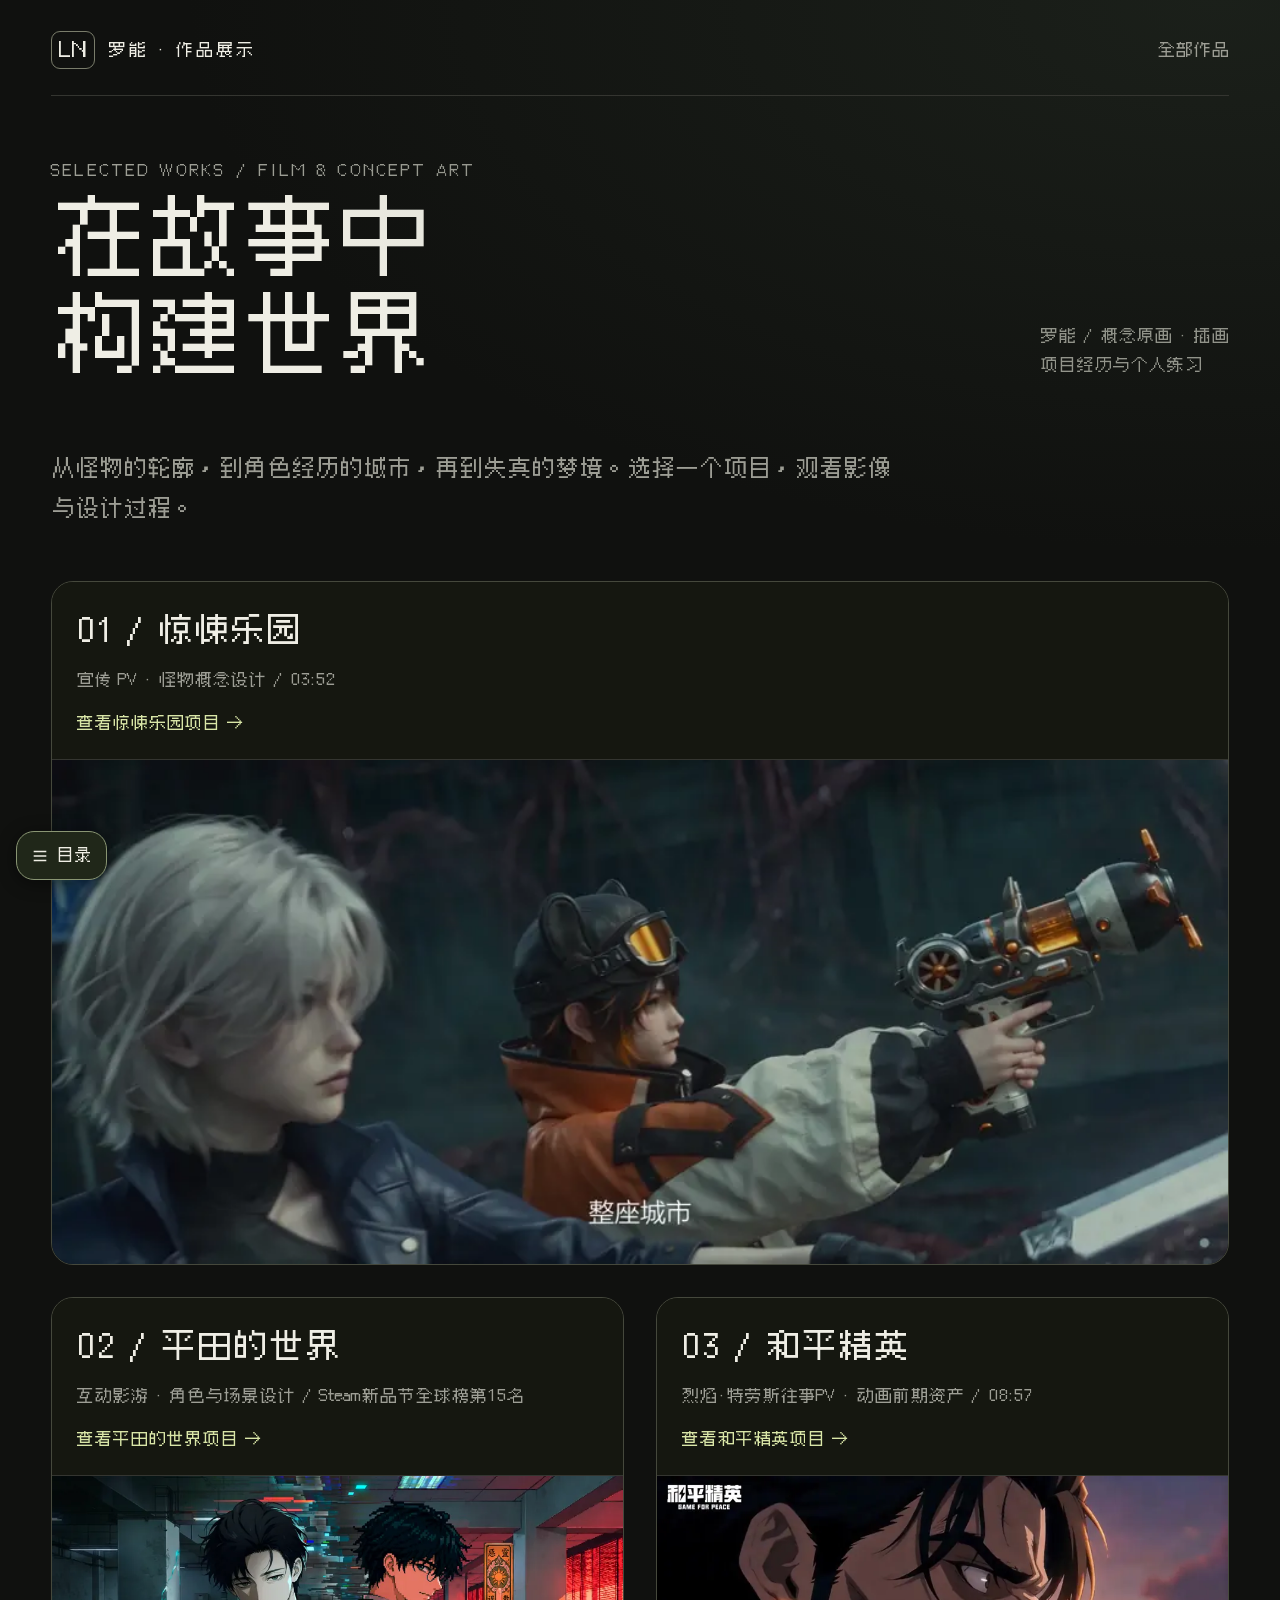
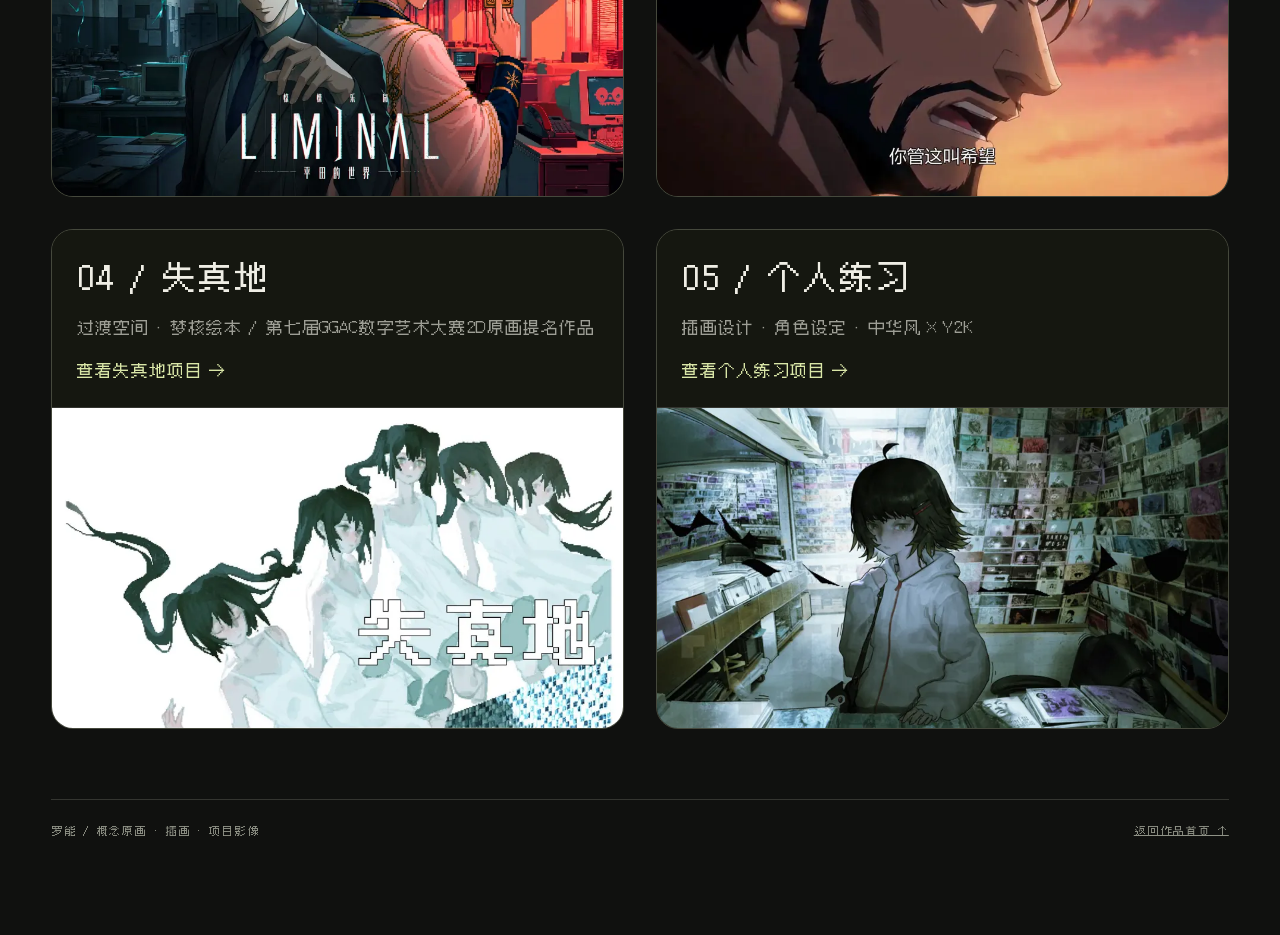
<file: docs/index.html>
<!doctype html><html lang="zh-CN"><head><meta charset="utf-8"><meta name="viewport" content="width=device-width,initial-scale=1"><meta name="theme-color" content="#10110f"><title>罗能 · 视频与概念作品集 | 罗能作品展示</title><meta name="description" content="罗能作品集：惊悚乐园宣传PV与分镜、平田的世界、和平精英、失真地及个人插画与角色练习。"><link rel="preload" href="assets/fonts/Cubic11-portfolio.woff2?v=20261028-ggac-nomination" as="font" type="font/woff2" crossorigin><link rel="stylesheet" href="assets/site.css?v=20261028-ggac-nomination"><link rel="stylesheet" href="assets/motion.css?v=20261023-fast11"></head><body><button type="button" id="nav-toggle" class="nav-toggle" aria-controls="site-sidebar" aria-expanded="false"><svg viewBox="0 0 20 20" aria-hidden="true"><path d="M3 5h14M3 10h14M3 15h14"/></svg><span>目录</span></button><button type="button" id="nav-scrim" class="nav-scrim" aria-label="关闭作品目录" tabindex="-1"></button><aside id="site-sidebar" class="site-sidebar" aria-label="作品目录"><div class="sidebar-top"><span>作品目录</span><button type="button" id="nav-close" class="nav-close" aria-label="关闭作品目录">关闭 X</button></div><nav aria-label="侧边作品导航"><a href="index.html" aria-current="page">全部作品</a><a href="horror.html">01 / 惊悚乐园</a><a href="hirata.html">02 / 平田的世界</a><a href="peace.html">03 / 和平精英</a><a href="distortion.html">04 / 失真地</a><a href="practice.html">05 / 个人练习</a></nav><p class="sidebar-note">罗能 / 作品展示<br>概念原画 · 插画 · 项目影像</p></aside><div class="wrap"><header><a class="identity" href="index.html" style="text-decoration:none"><span class="monogram" aria-hidden="true">LN</span><span>罗能 · 作品展示</span></a><span class="header-current">全部作品</span></header><main><section class="intro"><div><p class="eyebrow">SELECTED WORKS / FILM & CONCEPT ART</p><h1>在故事中<br>构建世界</h1></div><p>罗能 / 概念原画 · 插画<br>项目经历与个人练习</p></section><div class="index-intro"><p>从怪物的轮廓，到角色经历的城市，再到失真的梦境。选择一个项目，观看影像与设计过程。</p></div><section class="project-grid" aria-label="精选作品"><a class="project-card" href="horror.html" aria-label="查看惊悚乐园项目"><div class="card-copy"><h2>01 / 惊悚乐园</h2><p>宣传 PV · 怪物概念设计 / 03:52</p><span class="card-action">查看惊悚乐园项目 →</span></div><img decoding="async" src="assets/poster-thumb.webp" alt="惊悚乐园宣传PV中的人物与武器镜头"></a><a class="project-card" href="hirata.html" aria-label="查看平田的世界项目"><div class="card-copy"><h2>02 / 平田的世界</h2><p>互动影游 · 角色与场景设计 / Steam新品节全球榜第15名</p><span class="card-action">查看平田的世界项目 →</span></div><img decoding="async" src="assets/hirata-kv/hirata-kv-thumb.webp" alt="平田的世界商店页主视觉：双世界人物与场景" loading="lazy" width="3200" height="1800"></a><a class="project-card" href="peace.html" aria-label="查看和平精英项目"><div class="card-copy"><h2>03 / 和平精英</h2><p>烈焰·特劳斯往事PV · 动画前期资产 / 08:57</p><span class="card-action">查看和平精英项目 →</span></div><img decoding="async" src="assets/peace-poster-thumb.webp" alt="烈焰·特劳斯往事PV画面" loading="lazy"></a><a class="project-card" href="distortion.html" aria-label="查看失真地项目"><div class="card-copy"><h2>04 / 失真地</h2><p>过渡空间 · 梦核绘本 / 第七届GGAC数字艺术大赛2D原画提名作品</p><span class="card-action">查看失真地项目 →</span></div><img decoding="async" src="assets/distortion-cover-thumb.webp" alt="失真地梦核绘本插画" loading="lazy"></a><a class="project-card" href="practice.html" aria-label="查看个人练习项目"><div class="card-copy"><h2>05 / 个人练习</h2><p>插画设计 · 角色设定 · 中华风 × Y2K</p><span class="card-action">查看个人练习项目 →</span></div><img decoding="async" src="assets/practice/record-store-thumb.webp" alt="个人插画练习：唱片店" loading="lazy"></a></section></main><footer><span>罗能 / 概念原画 · 插画 · 项目影像</span><a href="index.html">返回作品首页 ↑</a></footer></div><script src="assets/gallery.js"></script><script src="assets/navigation.js?v=20261023-fast11"></script><script src="assets/motion.js?v=20261023-fast11"></script><script src="assets/switcher.js?v=20261023-fast11"></script></body></html>
</file>
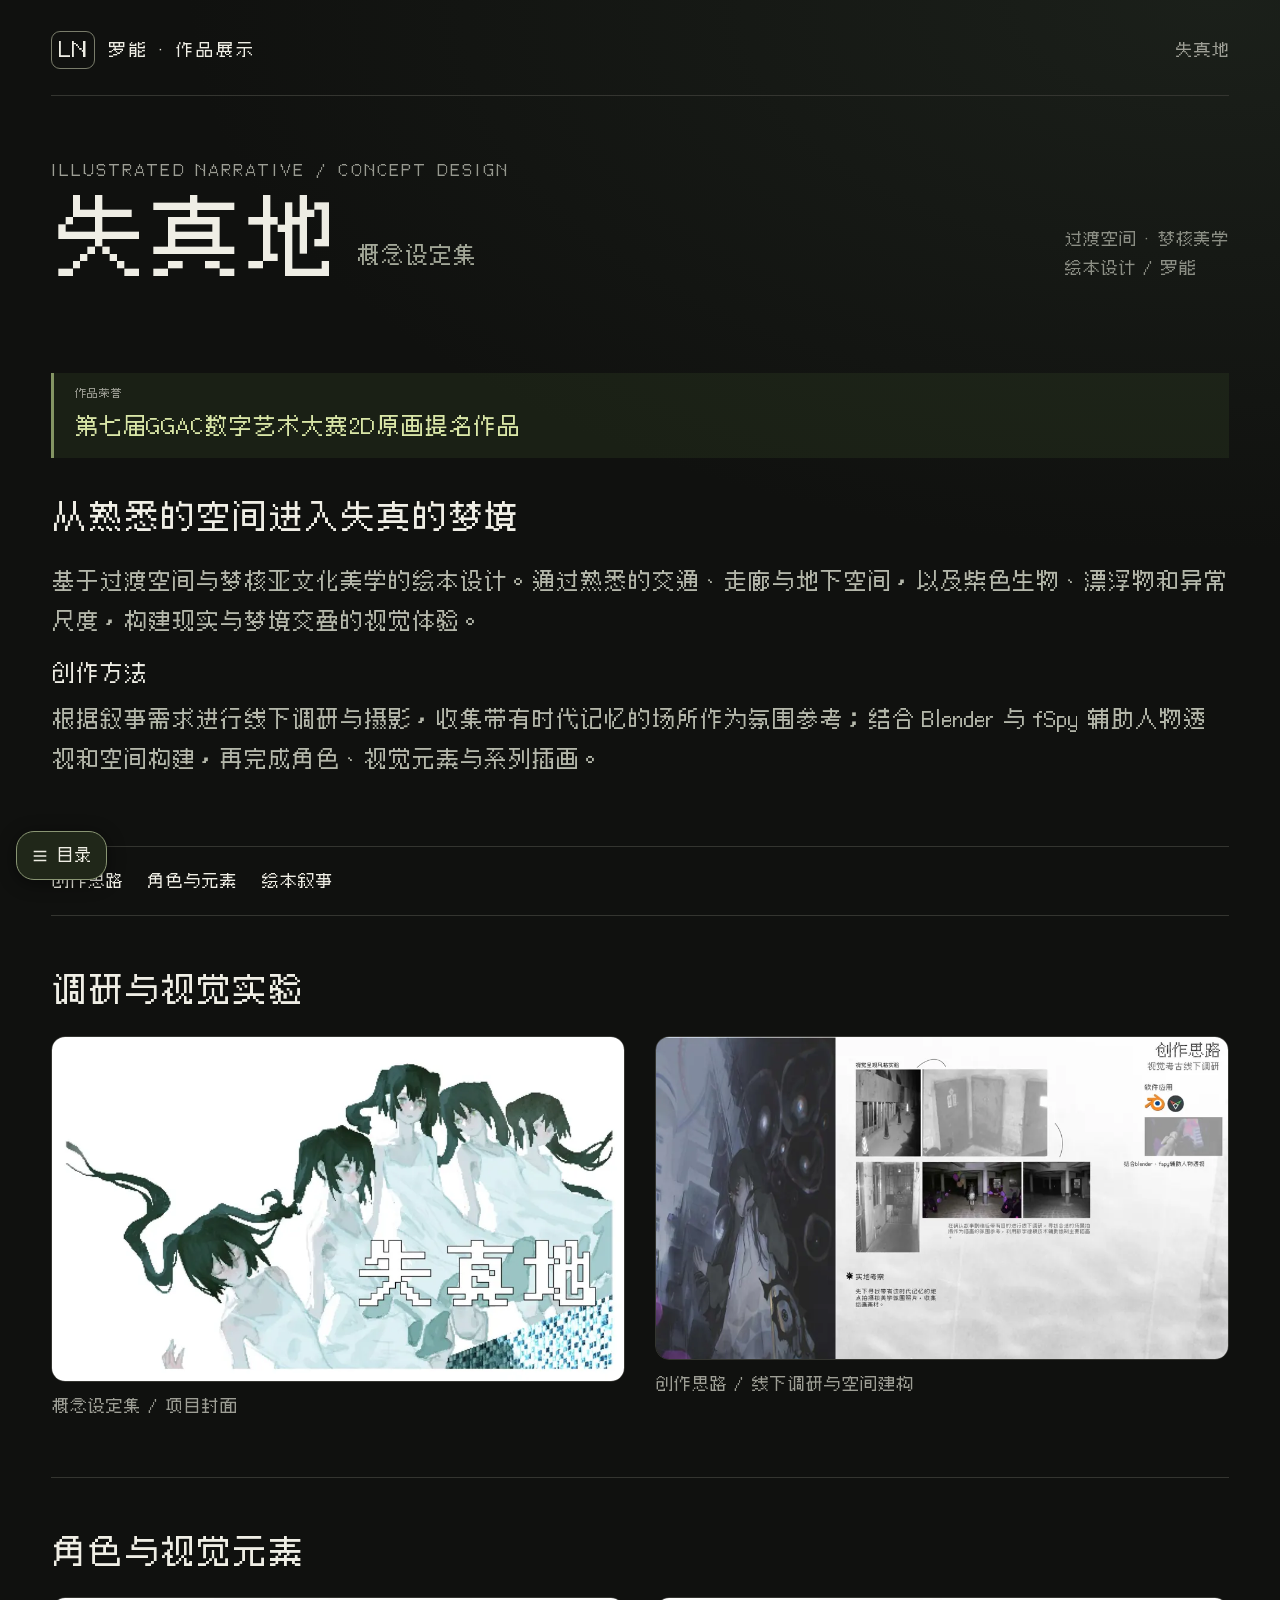
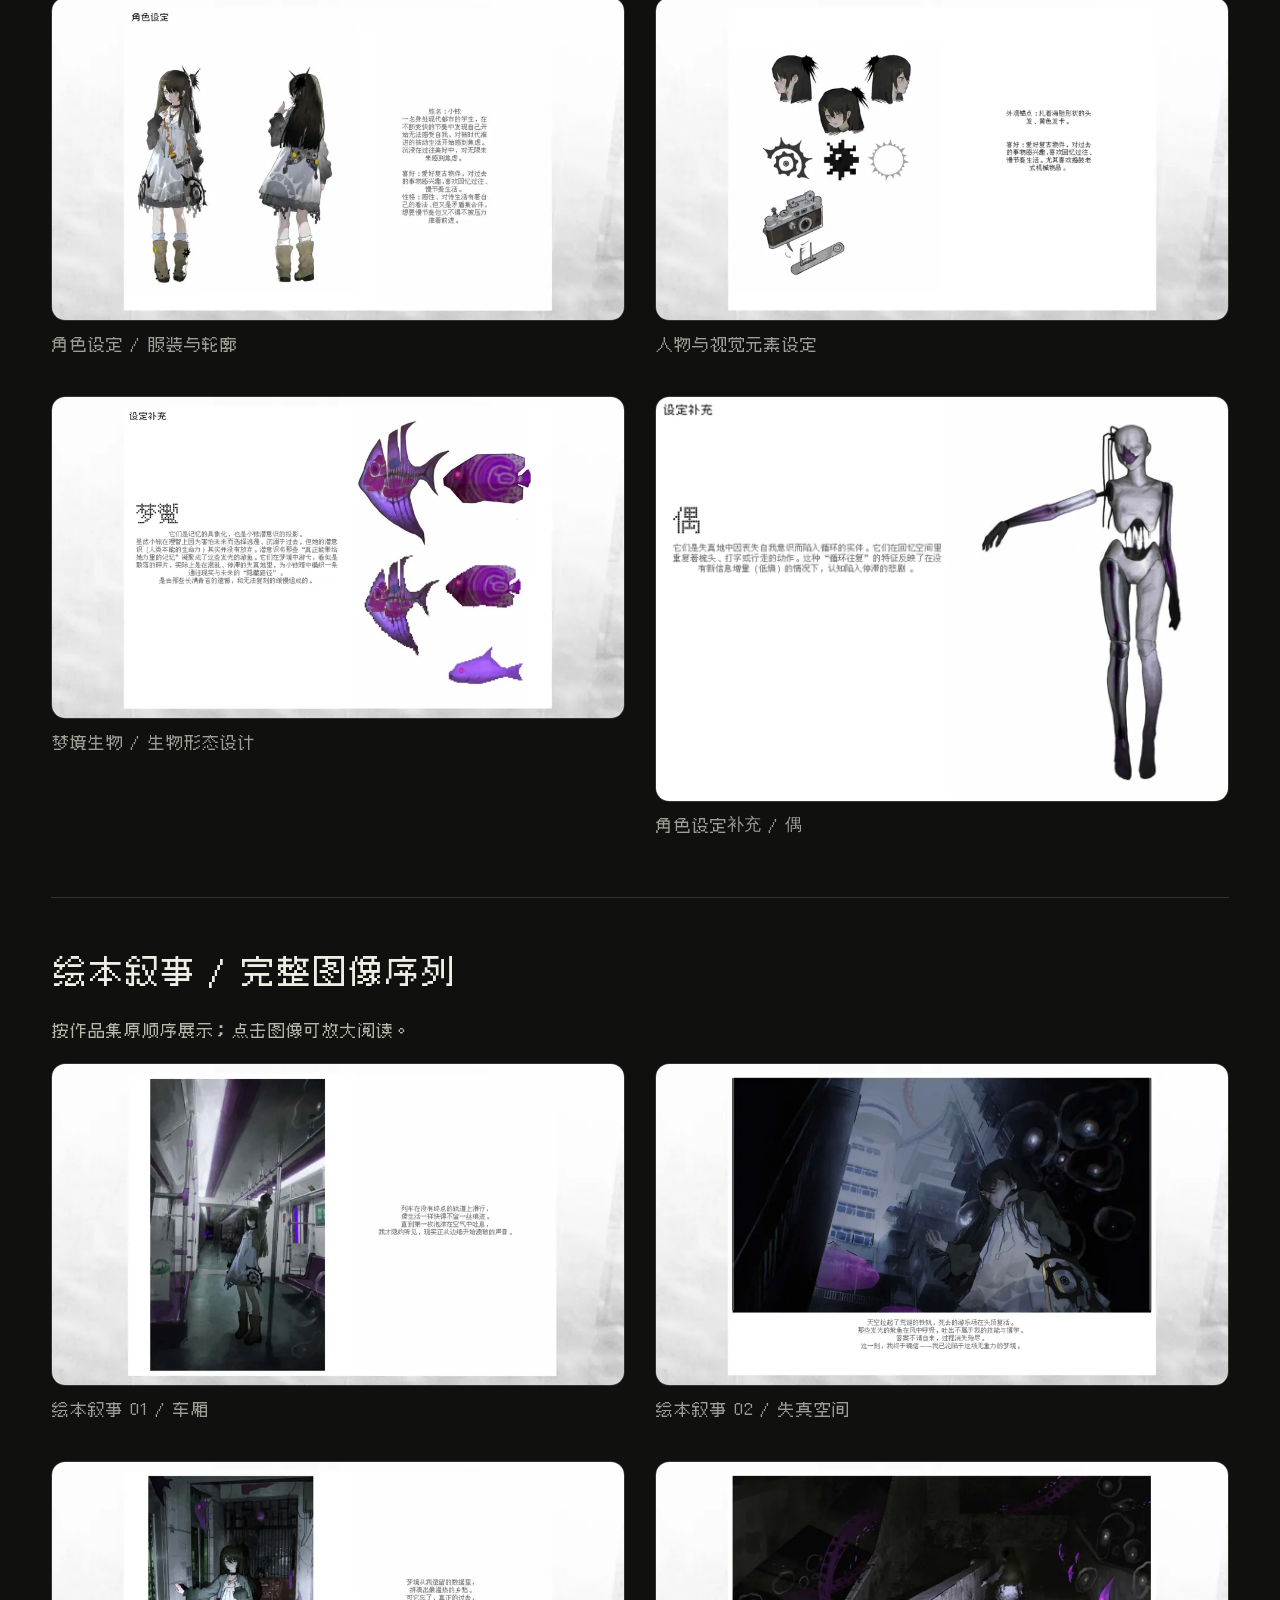
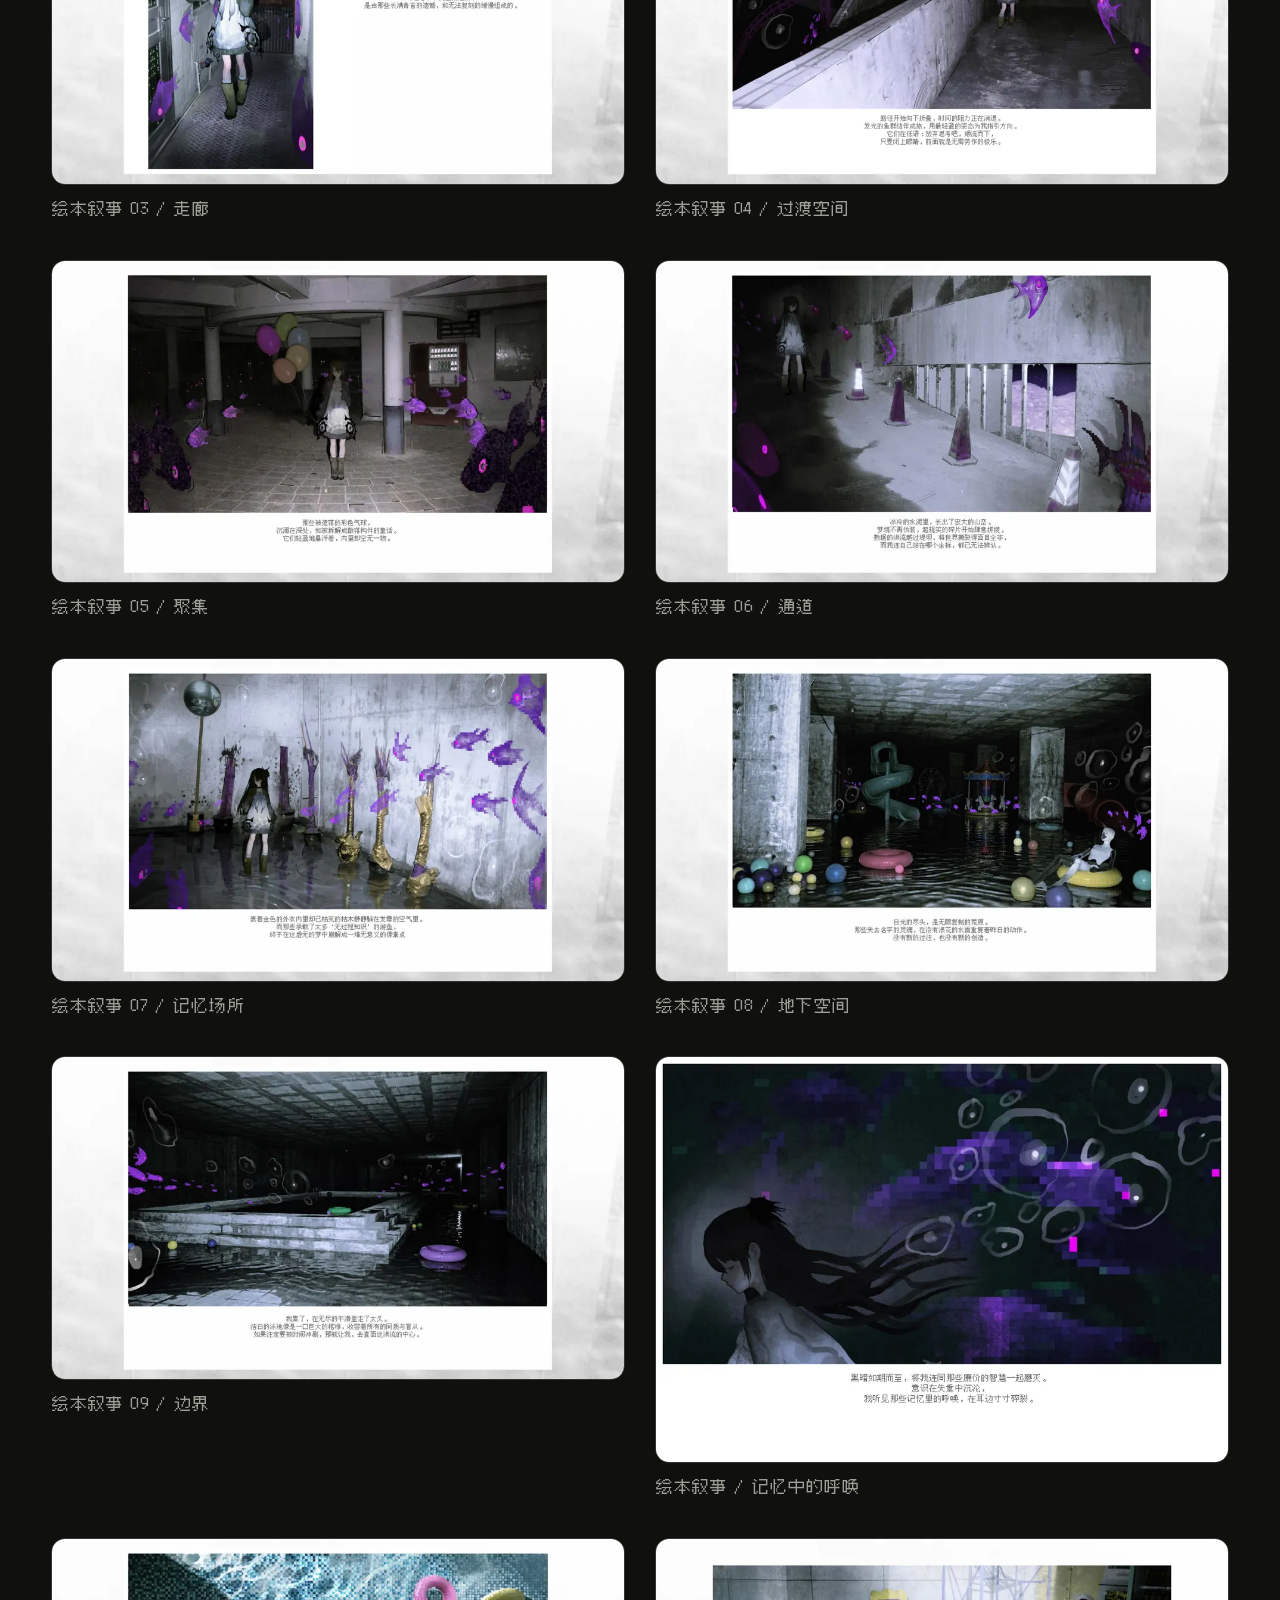
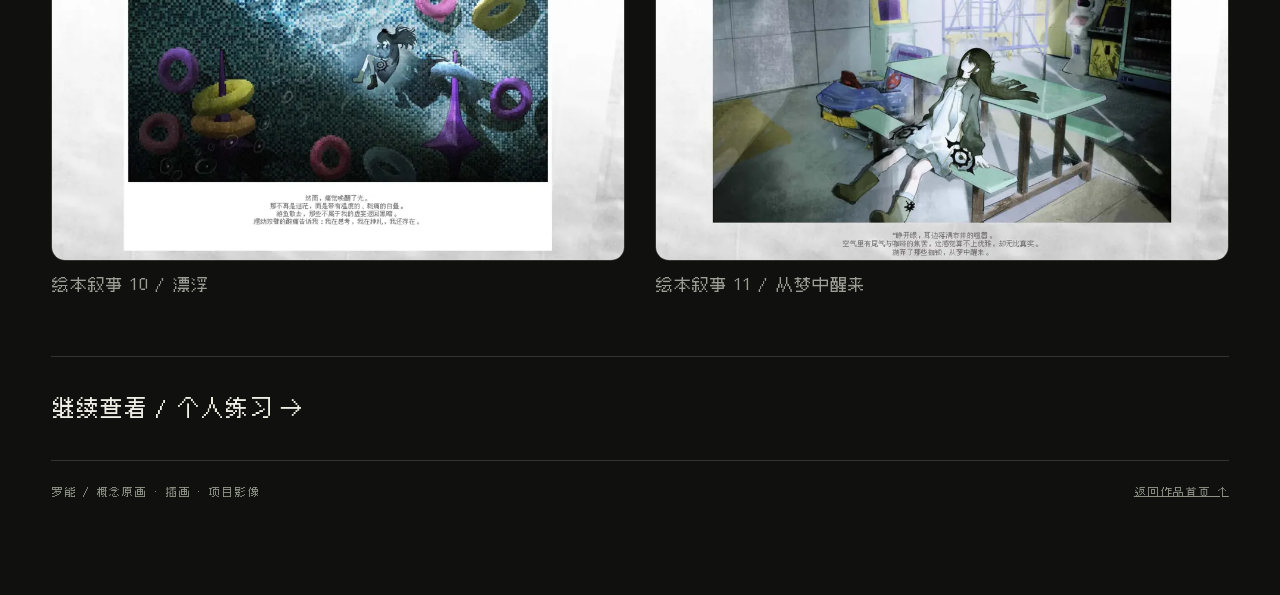
<file: docs/distortion.html>
<!doctype html><html lang="zh-CN"><head><meta charset="utf-8"><meta name="viewport" content="width=device-width,initial-scale=1"><meta name="theme-color" content="#10110f"><title>失真地 · 概念设定集 | 罗能作品展示</title><meta name="description" content="基于过渡空间与梦核亚文化美学的绘本设计，展示调研、角色设定与完整绘本叙事；第七届GGAC数字艺术大赛2D原画提名作品。"><link rel="preload" href="assets/fonts/Cubic11-portfolio.woff2?v=20261028-ggac-nomination" as="font" type="font/woff2" crossorigin><link rel="stylesheet" href="assets/site.css?v=20261028-ggac-nomination"><link rel="stylesheet" href="assets/motion.css?v=20261023-fast11"></head><body><button type="button" id="nav-toggle" class="nav-toggle" aria-controls="site-sidebar" aria-expanded="false"><svg viewBox="0 0 20 20" aria-hidden="true"><path d="M3 5h14M3 10h14M3 15h14"/></svg><span>目录</span></button><button type="button" id="nav-scrim" class="nav-scrim" aria-label="关闭作品目录" tabindex="-1"></button><aside id="site-sidebar" class="site-sidebar" aria-label="作品目录"><div class="sidebar-top"><span>作品目录</span><button type="button" id="nav-close" class="nav-close" aria-label="关闭作品目录">关闭 X</button></div><nav aria-label="侧边作品导航"><a href="index.html">全部作品</a><a href="horror.html">01 / 惊悚乐园</a><a href="hirata.html">02 / 平田的世界</a><a href="peace.html">03 / 和平精英</a><a href="distortion.html" aria-current="page">04 / 失真地</a><a href="practice.html">05 / 个人练习</a></nav><p class="sidebar-note">罗能 / 作品展示<br>概念原画 · 插画 · 项目影像</p></aside><div class="wrap"><header><a class="identity" href="index.html" style="text-decoration:none"><span class="monogram" aria-hidden="true">LN</span><span>罗能 · 作品展示</span></a><span class="header-current">失真地</span></header><main><section class="intro"><div><p class="eyebrow">ILLUSTRATED NARRATIVE / CONCEPT DESIGN</p><h1>失真地<span>概念设定集</span></h1></div><p>过渡空间 · 梦核美学<br>绘本设计 / 罗能</p></section><section class="content-section"><p class="project-honor"><span>作品荣誉</span>第七届GGAC数字艺术大赛2D原画提名作品</p><h2>从熟悉的空间进入失真的梦境</h2><p>基于过渡空间与梦核亚文化美学的绘本设计。通过熟悉的交通、走廊与地下空间，以及紫色生物、漂浮物和异常尺度，构建现实与梦境交叠的视觉体验。</p><h3>创作方法</h3><p>根据叙事需求进行线下调研与摄影，收集带有时代记忆的场所作为氛围参考；结合 Blender 与 fSpy 辅助人物透视和空间构建，再完成角色、视觉元素与系列插画。</p></section><nav class="toc" aria-label="本页目录"><a href="#process">创作思路</a><a href="#settings">角色与元素</a><a href="#narrative">绘本叙事</a></nav><section id="process" class="content-section"><h2>调研与视觉实验</h2><div class="gallery"><figure><button type="button" data-image="assets/distortion-cover-view.webp" data-label="概念设定集 / 项目封面" aria-label="放大查看：概念设定集 / 项目封面"><img decoding="async" loading="lazy" src="assets/distortion-cover-thumb.webp" alt="概念设定集 / 项目封面" width="1920" height="1080"></button><figcaption>概念设定集 / 项目封面</figcaption></figure><figure><button type="button" data-image="assets/portfolio/distortion-02-view.webp" data-label="创作思路 / 线下调研与空间建构" aria-label="放大查看：创作思路 / 线下调研与空间建构"><img decoding="async" loading="lazy" src="assets/portfolio/distortion-02-thumb.webp" alt="创作思路 / 线下调研与空间建构" width="1920" height="1080"></button><figcaption>创作思路 / 线下调研与空间建构</figcaption></figure></div></section><section id="settings" class="content-section"><h2>角色与视觉元素</h2><div class="gallery"><figure><button type="button" data-image="assets/portfolio/distortion-03-view.webp" data-label="角色设定 / 服装与轮廓" aria-label="放大查看：角色设定 / 服装与轮廓"><img decoding="async" loading="lazy" src="assets/portfolio/distortion-03-thumb.webp" alt="角色设定 / 服装与轮廓" width="1920" height="1080"></button><figcaption>角色设定 / 服装与轮廓</figcaption></figure><figure><button type="button" data-image="assets/portfolio/distortion-04-view.webp" data-label="人物与视觉元素设定" aria-label="放大查看：人物与视觉元素设定"><img decoding="async" loading="lazy" src="assets/portfolio/distortion-04-thumb.webp" alt="人物与视觉元素设定" width="1920" height="1080"></button><figcaption>人物与视觉元素设定</figcaption></figure><figure><button type="button" data-image="assets/portfolio/distortion-05-view.webp" data-label="梦境生物 / 生物形态设计" aria-label="放大查看：梦境生物 / 生物形态设计"><img decoding="async" loading="lazy" src="assets/portfolio/distortion-05-thumb.webp" alt="梦境生物 / 生物形态设计" width="1920" height="1080"></button><figcaption>梦境生物 / 生物形态设计</figcaption></figure><figure><button type="button" data-image="assets/portfolio/distortion-puppet-view.webp" data-label="角色设定补充 / 偶" aria-label="放大查看：角色设定补充 / 偶"><img decoding="async" loading="lazy" src="assets/portfolio/distortion-puppet-thumb.webp" alt="角色设定补充 / 偶" width="7937" height="5612"></button><figcaption>角色设定补充 / 偶</figcaption></figure></div></section><section id="narrative" class="content-section"><h2>绘本叙事 / 完整图像序列</h2><p class="gallery-note">按作品集原顺序展示；点击图像可放大阅读。</p><div class="gallery"><figure><button type="button" data-image="assets/portfolio/distortion-06-view.webp" data-label="绘本叙事 01 / 车厢" aria-label="放大查看：绘本叙事 01 / 车厢"><img decoding="async" loading="lazy" src="assets/portfolio/distortion-06-thumb.webp" alt="绘本叙事 01 / 车厢" width="1920" height="1080"></button><figcaption>绘本叙事 01 / 车厢</figcaption></figure><figure><button type="button" data-image="assets/portfolio/distortion-07-view.webp" data-label="绘本叙事 02 / 失真空间" aria-label="放大查看：绘本叙事 02 / 失真空间"><img decoding="async" loading="lazy" src="assets/portfolio/distortion-07-thumb.webp" alt="绘本叙事 02 / 失真空间" width="1920" height="1080"></button><figcaption>绘本叙事 02 / 失真空间</figcaption></figure><figure><button type="button" data-image="assets/portfolio/distortion-08-view.webp" data-label="绘本叙事 03 / 走廊" aria-label="放大查看：绘本叙事 03 / 走廊"><img decoding="async" loading="lazy" src="assets/portfolio/distortion-08-thumb.webp" alt="绘本叙事 03 / 走廊" width="1920" height="1080"></button><figcaption>绘本叙事 03 / 走廊</figcaption></figure><figure><button type="button" data-image="assets/portfolio/distortion-09-view.webp" data-label="绘本叙事 04 / 过渡空间" aria-label="放大查看：绘本叙事 04 / 过渡空间"><img decoding="async" loading="lazy" src="assets/portfolio/distortion-09-thumb.webp" alt="绘本叙事 04 / 过渡空间" width="1920" height="1080"></button><figcaption>绘本叙事 04 / 过渡空间</figcaption></figure><figure><button type="button" data-image="assets/portfolio/distortion-10-view.webp" data-label="绘本叙事 05 / 聚集" aria-label="放大查看：绘本叙事 05 / 聚集"><img decoding="async" loading="lazy" src="assets/portfolio/distortion-10-thumb.webp" alt="绘本叙事 05 / 聚集" width="1920" height="1080"></button><figcaption>绘本叙事 05 / 聚集</figcaption></figure><figure><button type="button" data-image="assets/portfolio/distortion-11-view.webp" data-label="绘本叙事 06 / 通道" aria-label="放大查看：绘本叙事 06 / 通道"><img decoding="async" loading="lazy" src="assets/portfolio/distortion-11-thumb.webp" alt="绘本叙事 06 / 通道" width="1920" height="1080"></button><figcaption>绘本叙事 06 / 通道</figcaption></figure><figure><button type="button" data-image="assets/portfolio/distortion-12-view.webp" data-label="绘本叙事 07 / 记忆场所" aria-label="放大查看：绘本叙事 07 / 记忆场所"><img decoding="async" loading="lazy" src="assets/portfolio/distortion-12-thumb.webp" alt="绘本叙事 07 / 记忆场所" width="1920" height="1080"></button><figcaption>绘本叙事 07 / 记忆场所</figcaption></figure><figure><button type="button" data-image="assets/portfolio/distortion-13-view.webp" data-label="绘本叙事 08 / 地下空间" aria-label="放大查看：绘本叙事 08 / 地下空间"><img decoding="async" loading="lazy" src="assets/portfolio/distortion-13-thumb.webp" alt="绘本叙事 08 / 地下空间" width="1920" height="1080"></button><figcaption>绘本叙事 08 / 地下空间</figcaption></figure><figure><button type="button" data-image="assets/portfolio/distortion-14-view.webp" data-label="绘本叙事 09 / 边界" aria-label="放大查看：绘本叙事 09 / 边界"><img decoding="async" loading="lazy" src="assets/portfolio/distortion-14-thumb.webp" alt="绘本叙事 09 / 边界" width="1920" height="1080"></button><figcaption>绘本叙事 09 / 边界</figcaption></figure><figure><button type="button" data-image="assets/portfolio/distortion-memory-view.webp" data-label="绘本叙事 / 记忆中的呼唤" aria-label="放大查看：绘本叙事 / 记忆中的呼唤"><img decoding="async" loading="lazy" src="assets/portfolio/distortion-memory-thumb.webp" alt="绘本叙事 / 记忆中的呼唤" width="7937" height="5612"></button><figcaption>绘本叙事 / 记忆中的呼唤</figcaption></figure><figure><button type="button" data-image="assets/portfolio/distortion-15-view.webp" data-label="绘本叙事 10 / 漂浮" aria-label="放大查看：绘本叙事 10 / 漂浮"><img decoding="async" loading="lazy" src="assets/portfolio/distortion-15-thumb.webp" alt="绘本叙事 10 / 漂浮" width="1920" height="1080"></button><figcaption>绘本叙事 10 / 漂浮</figcaption></figure><figure><button type="button" data-image="assets/portfolio/distortion-16-view.webp" data-label="绘本叙事 11 / 从梦中醒来" aria-label="放大查看：绘本叙事 11 / 从梦中醒来"><img decoding="async" loading="lazy" src="assets/portfolio/distortion-16-thumb.webp" alt="绘本叙事 11 / 从梦中醒来" width="1920" height="1080"></button><figcaption>绘本叙事 11 / 从梦中醒来</figcaption></figure></div></section><a class="next-project" href="practice.html">继续查看 / 个人练习 →</a></main><footer><span>罗能 / 概念原画 · 插画 · 项目影像</span><a href="index.html">返回作品首页 ↑</a></footer></div><script src="assets/gallery.js"></script><script src="assets/navigation.js?v=20261023-fast11"></script><script src="assets/motion.js?v=20261023-fast11"></script><script src="assets/switcher.js?v=20261023-fast11"></script></body></html>
</file>
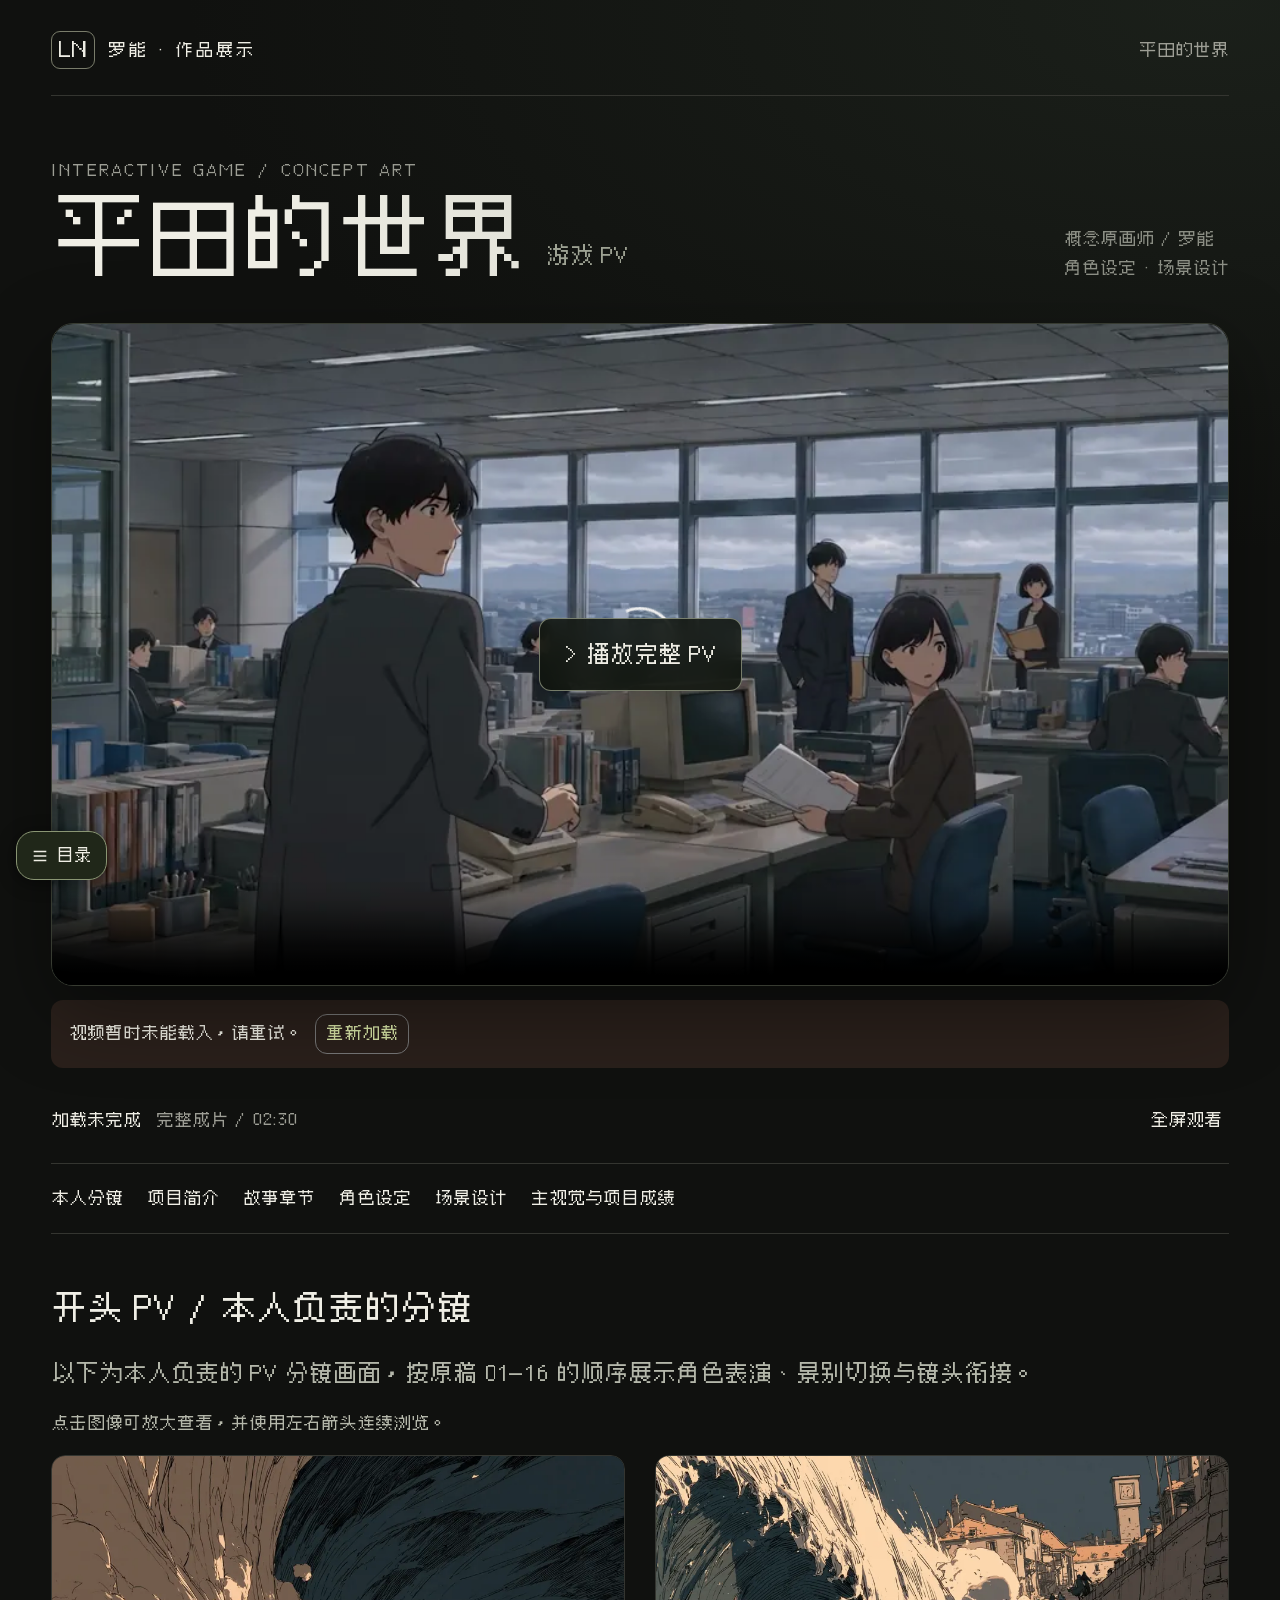
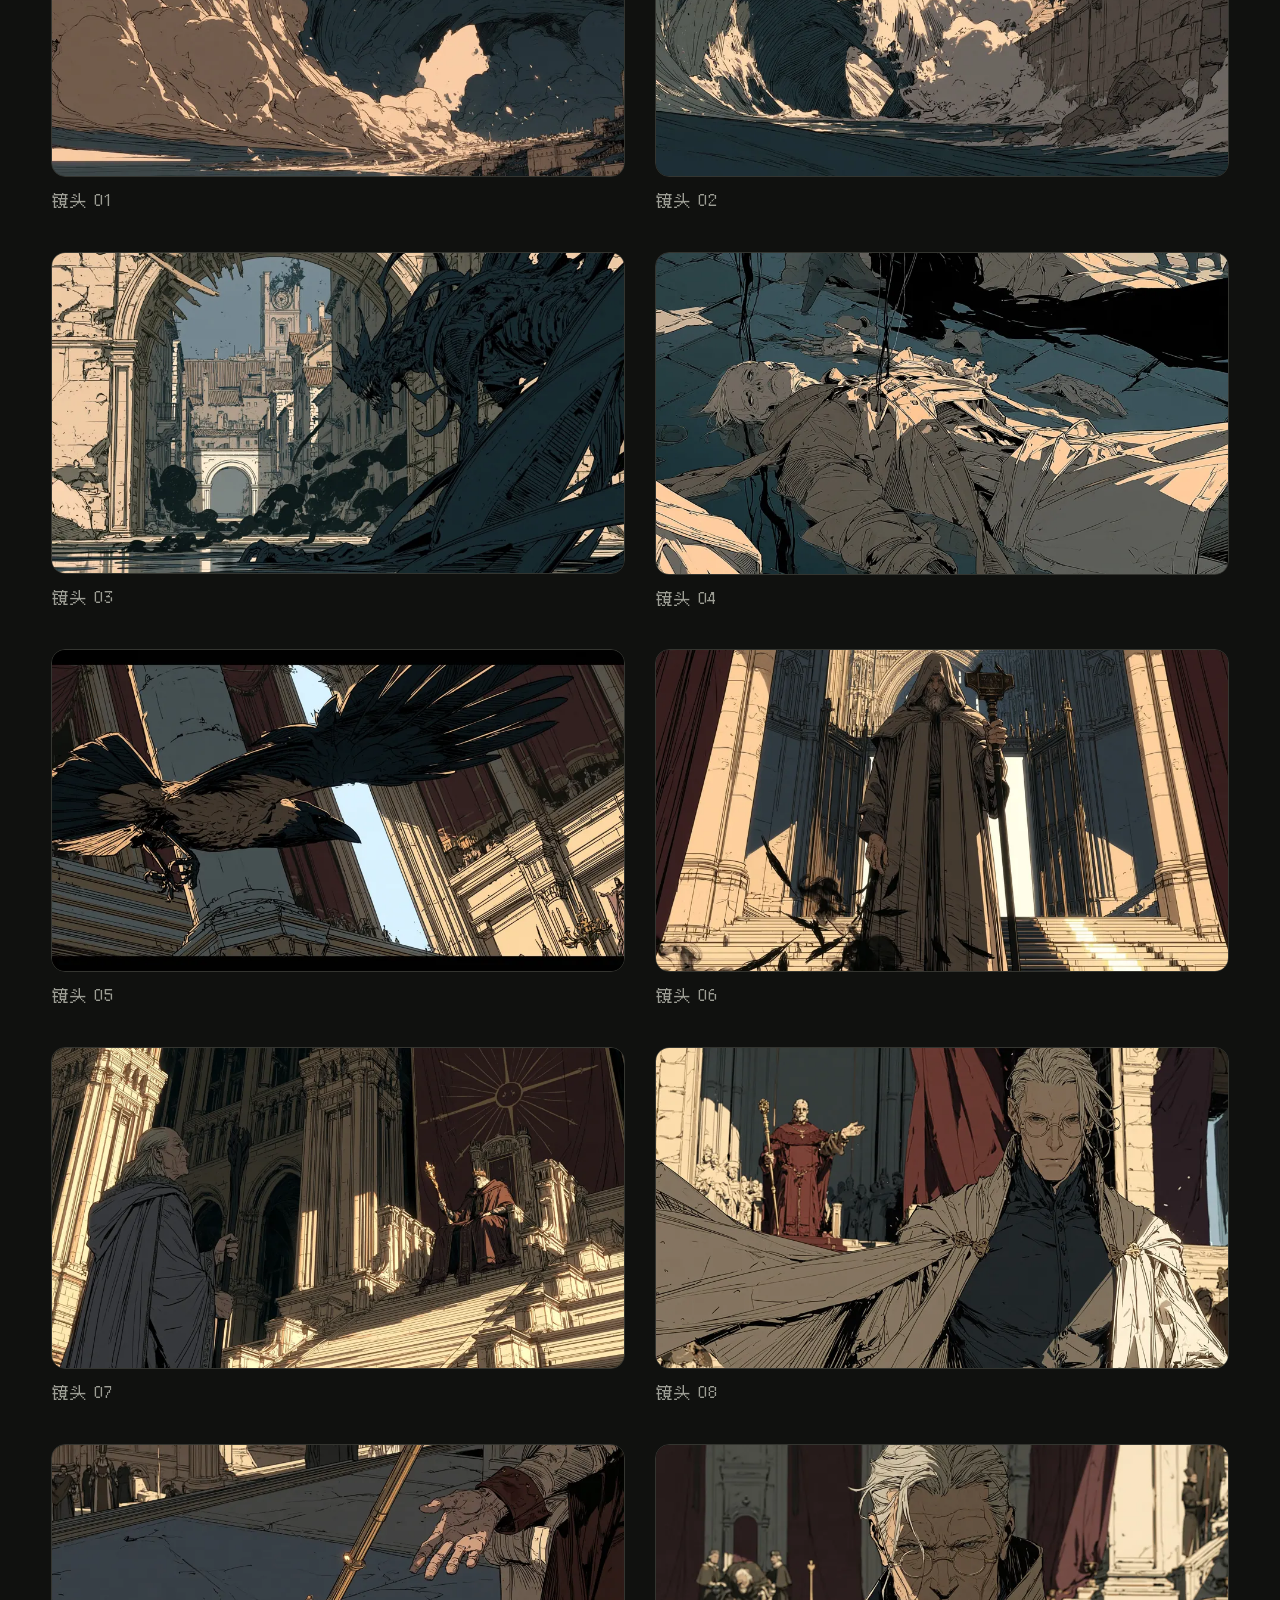
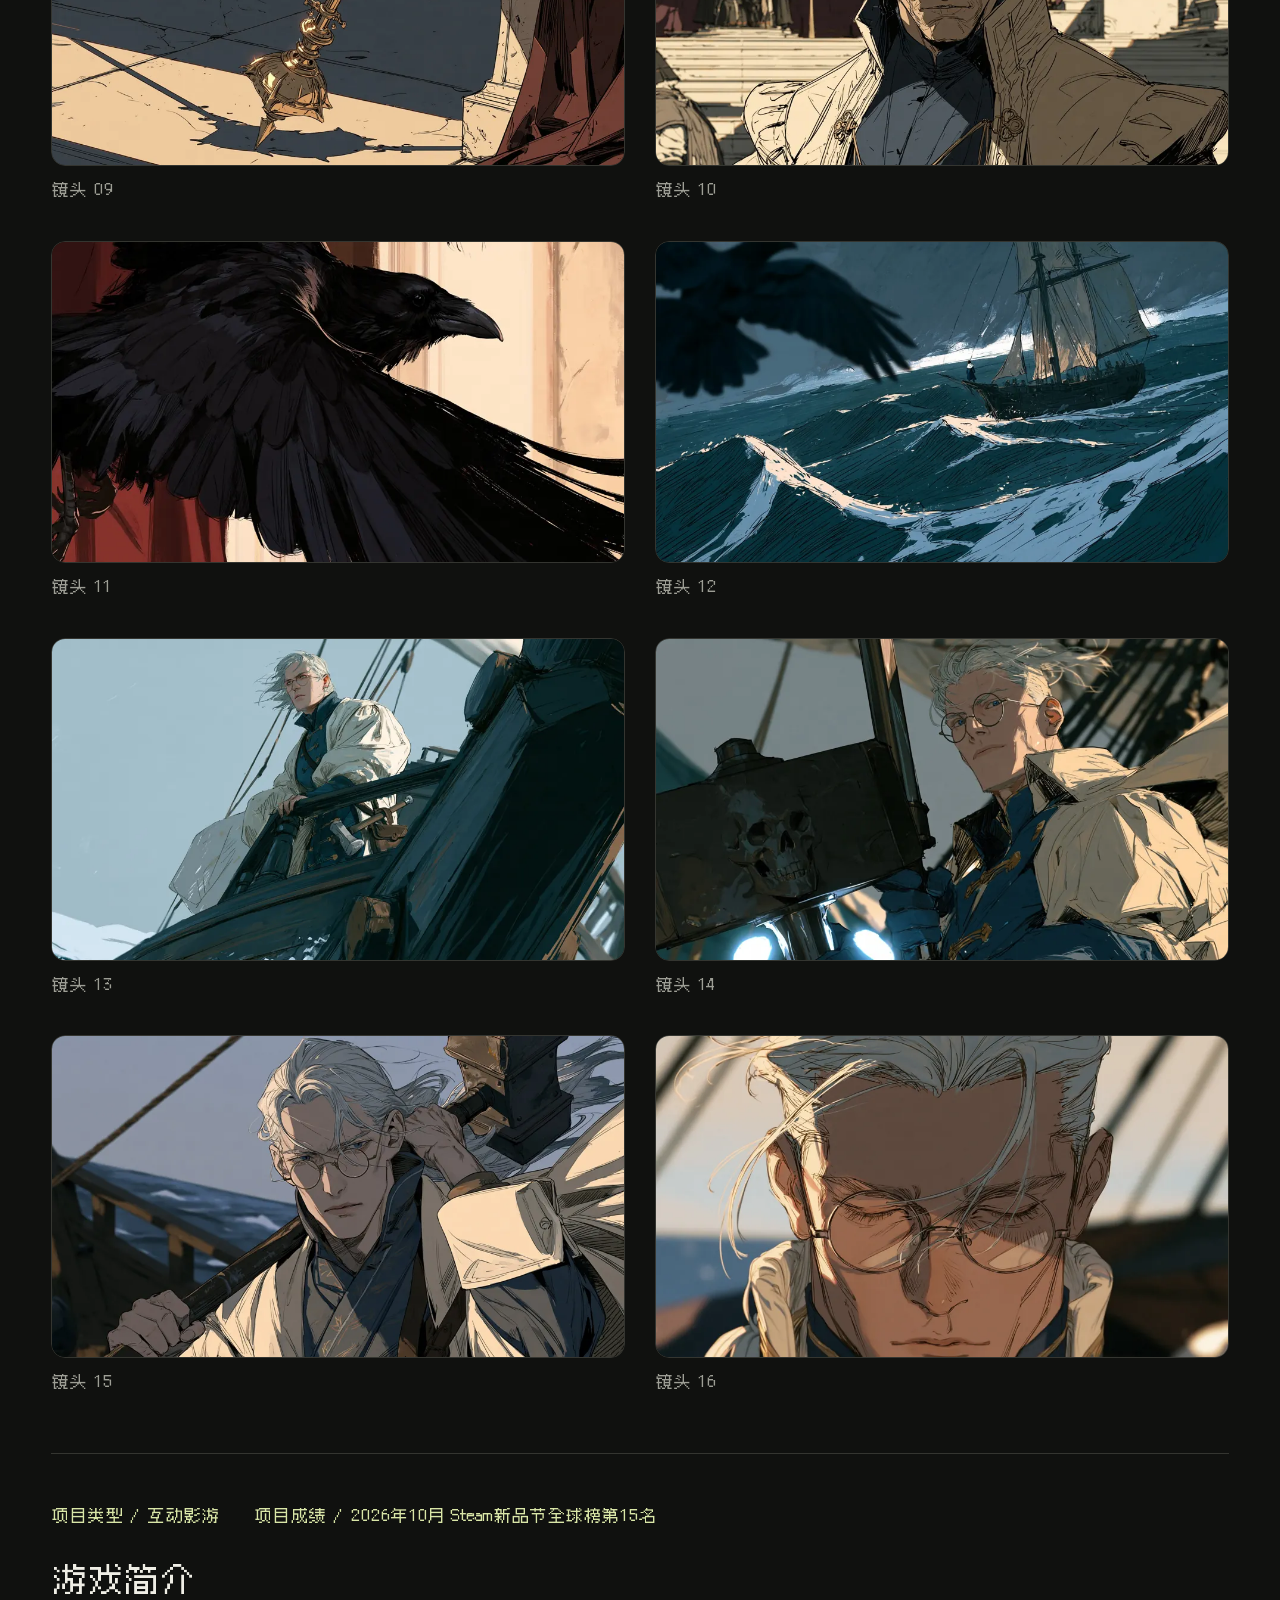
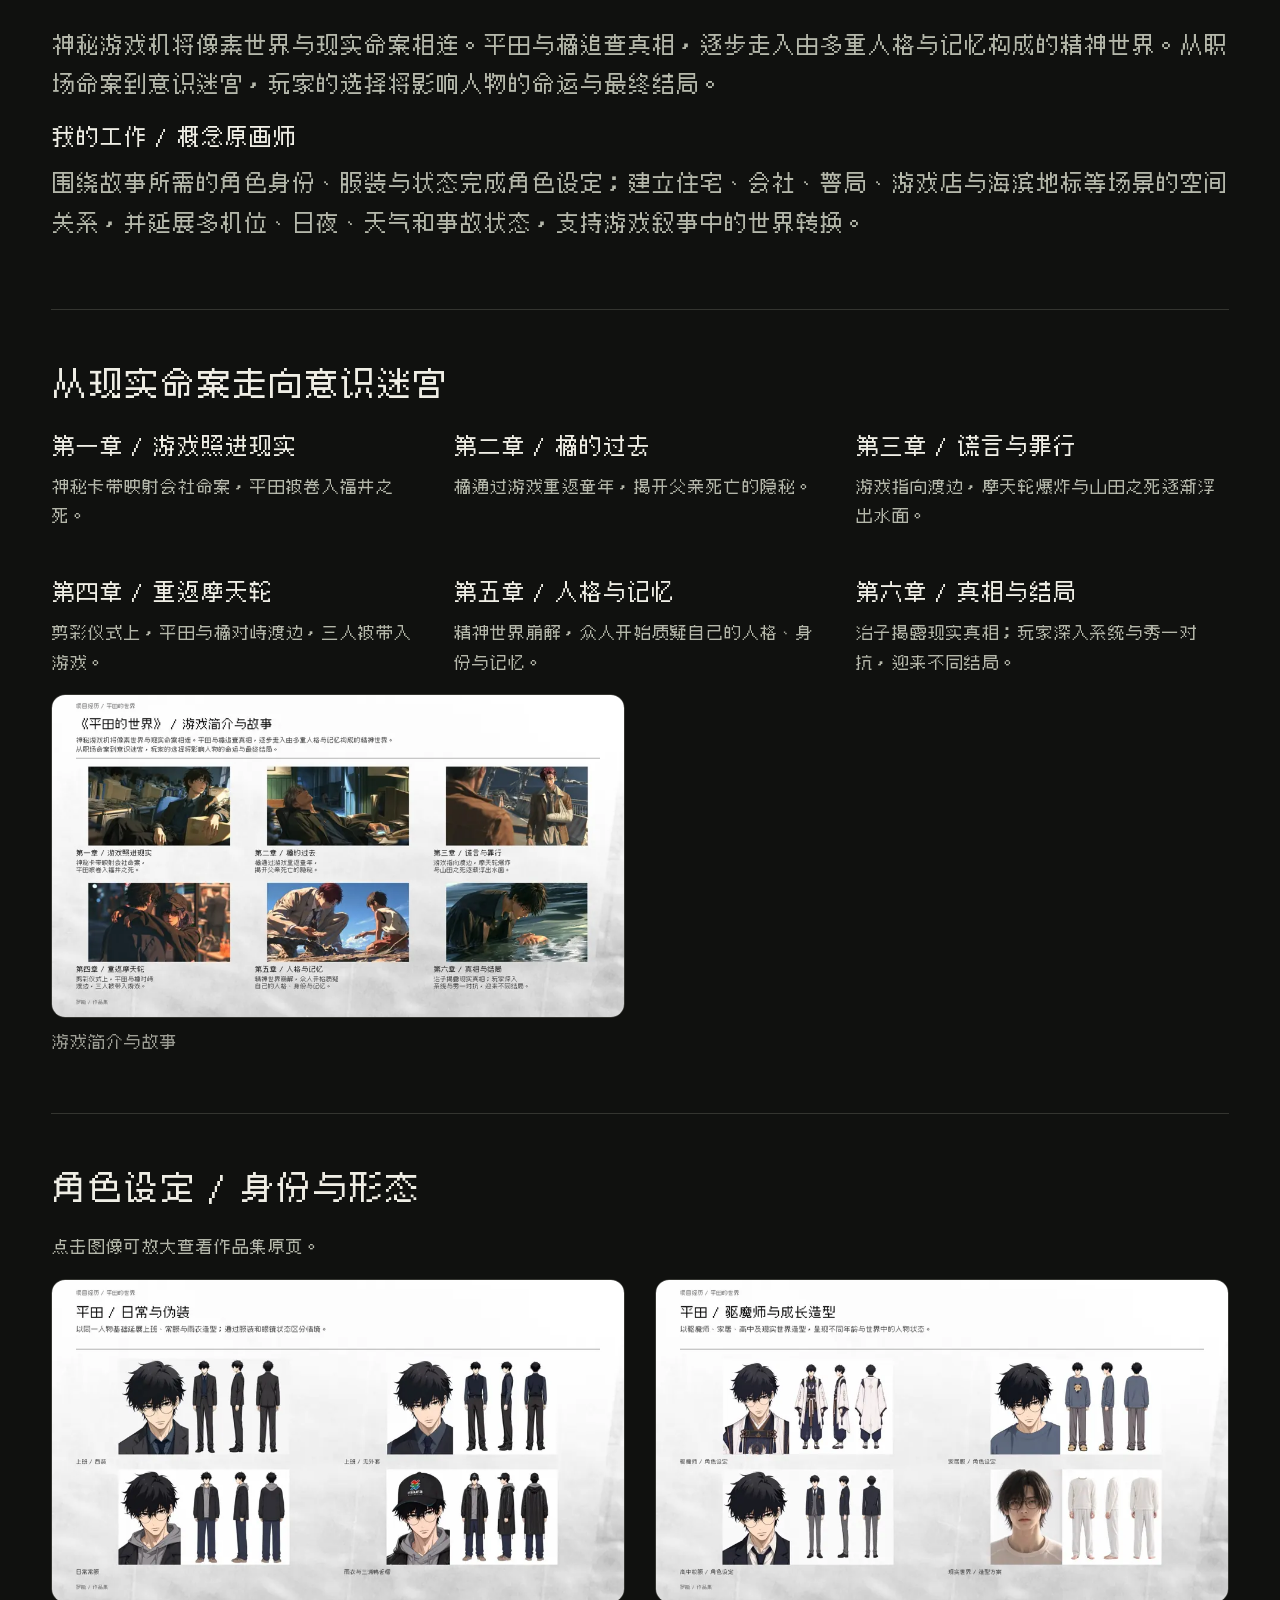
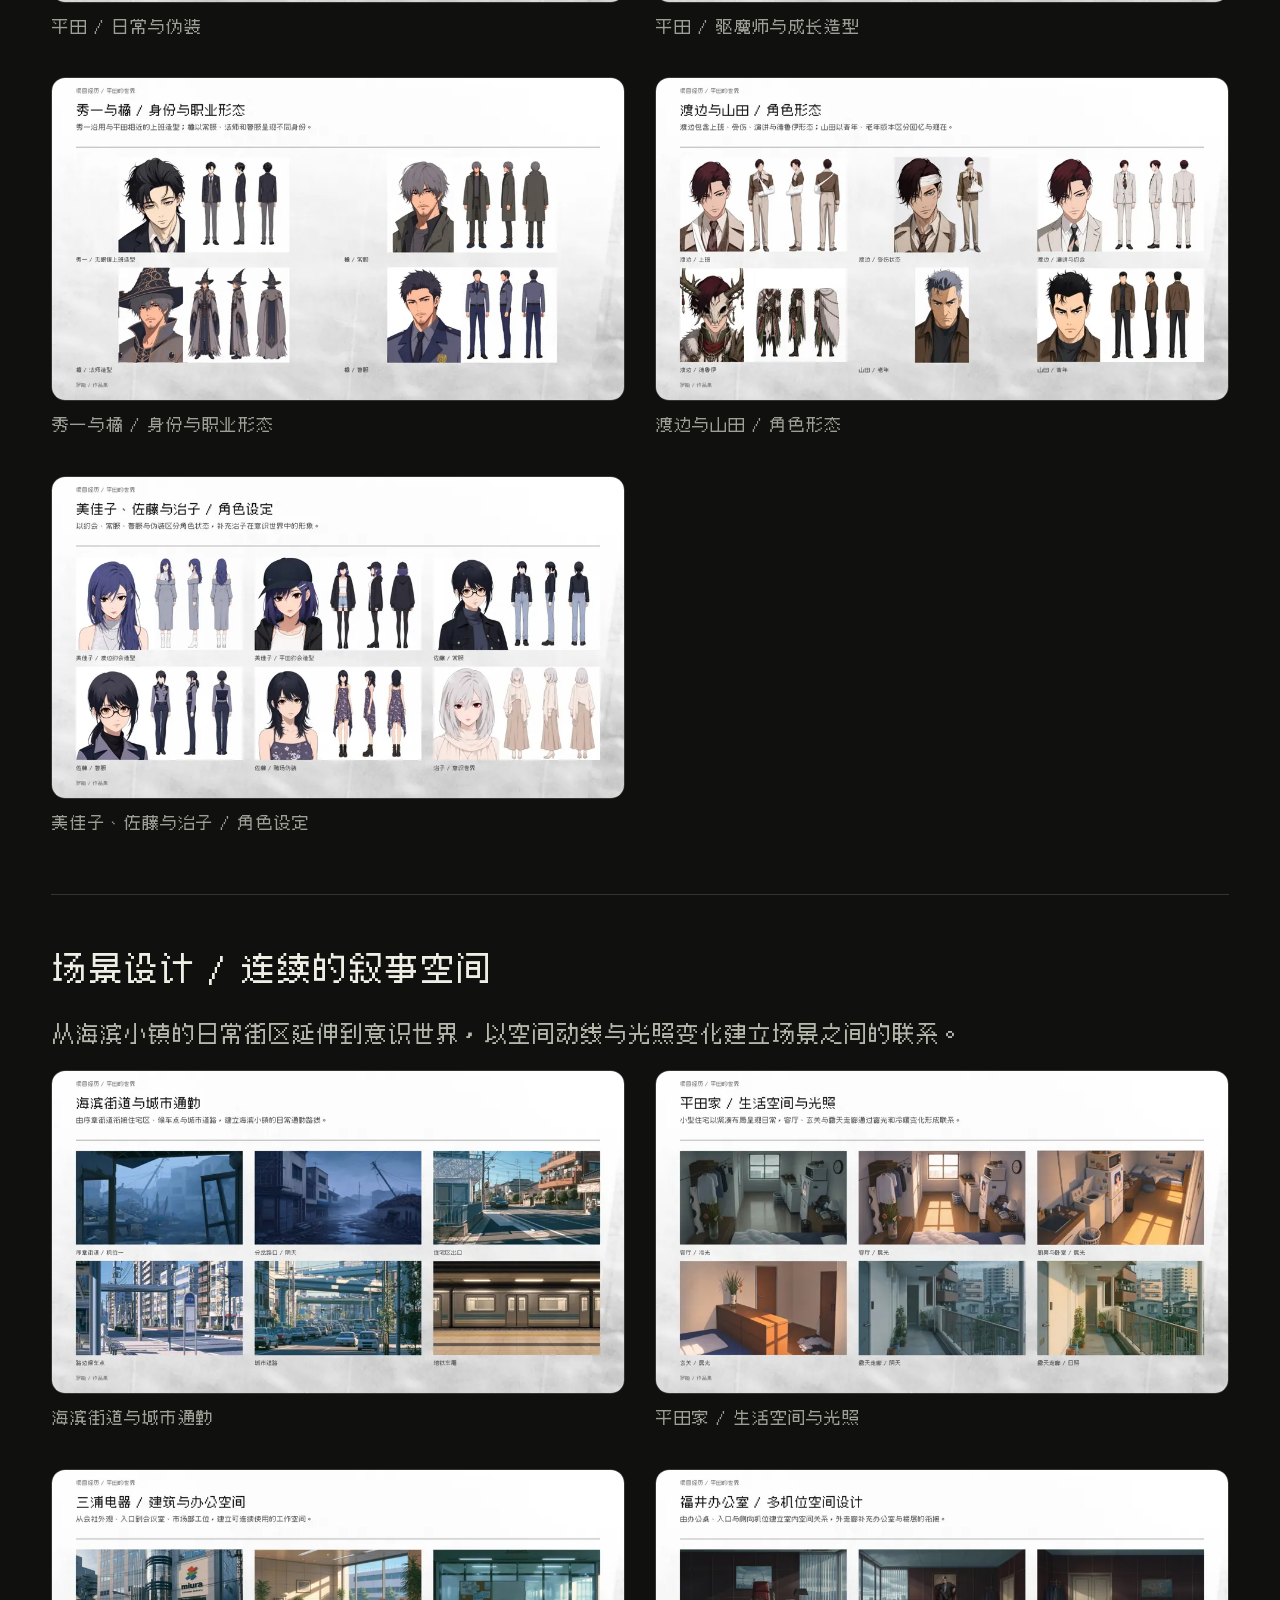
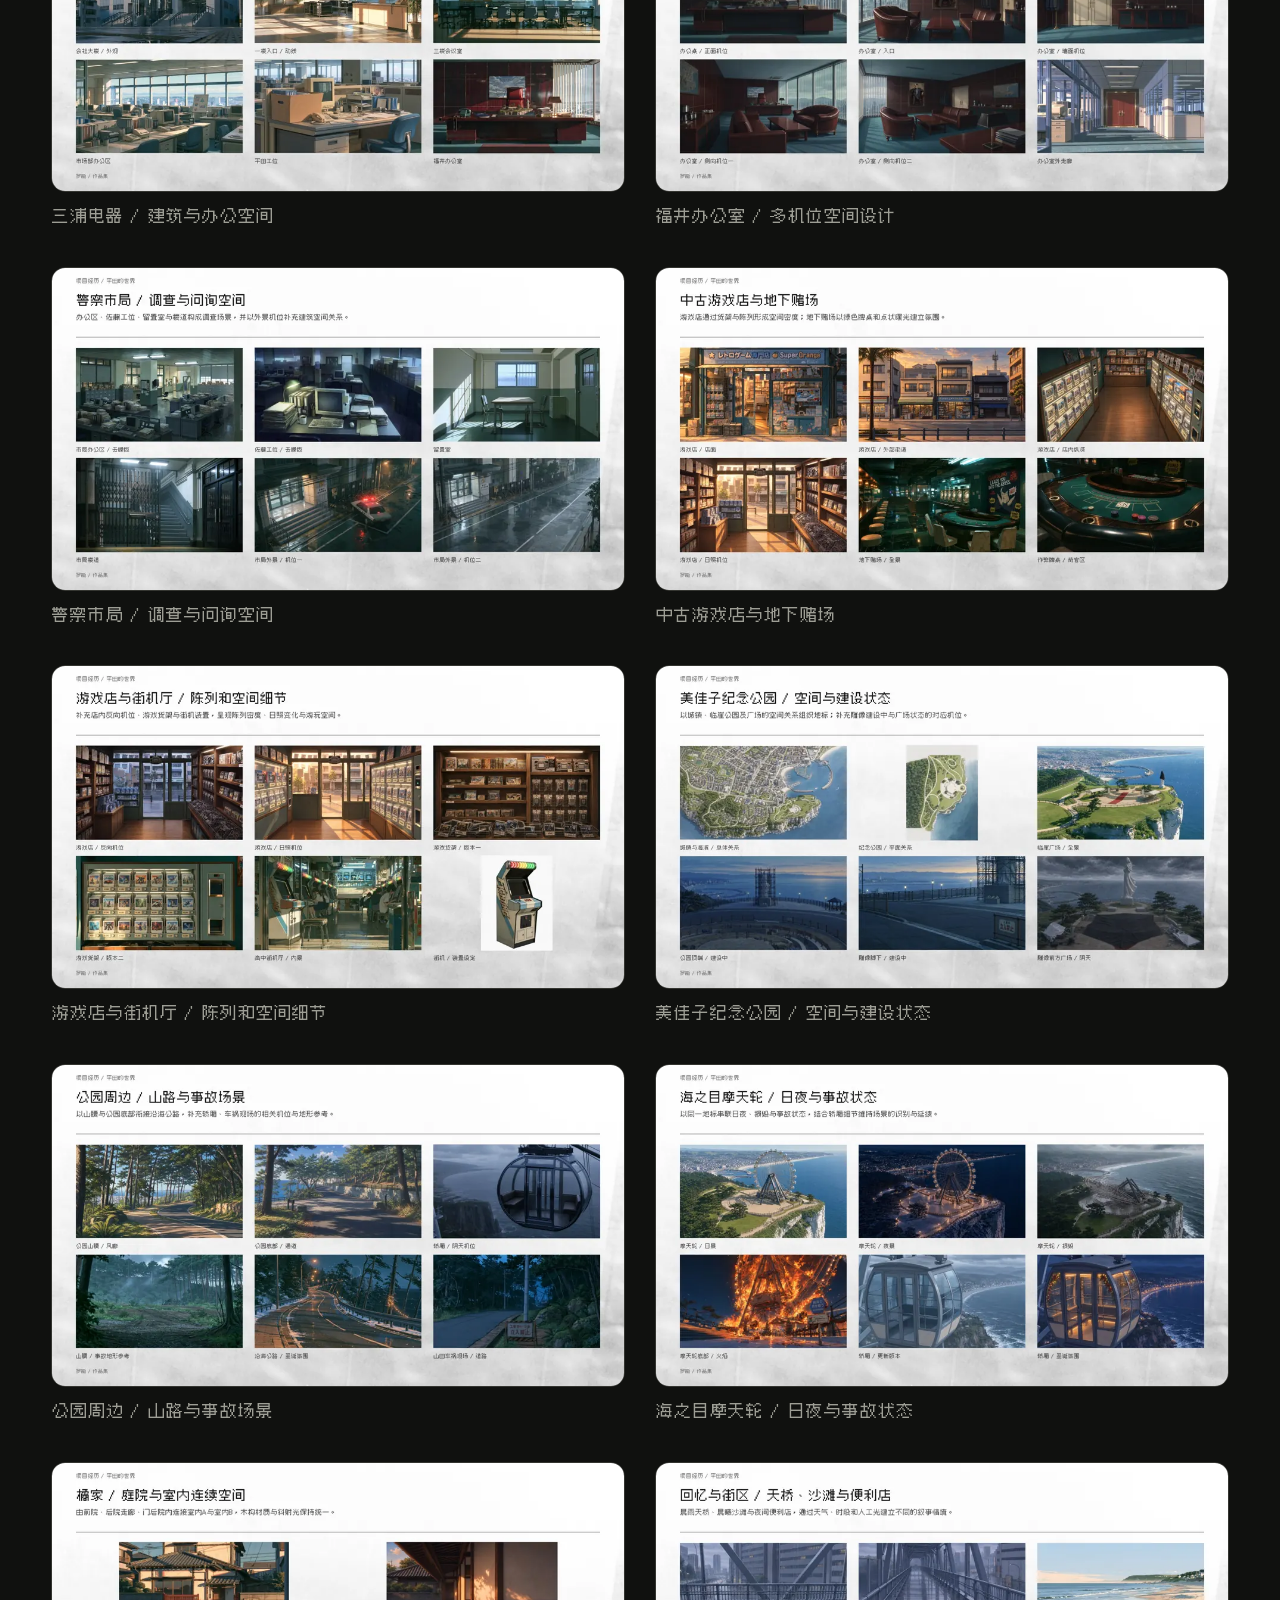
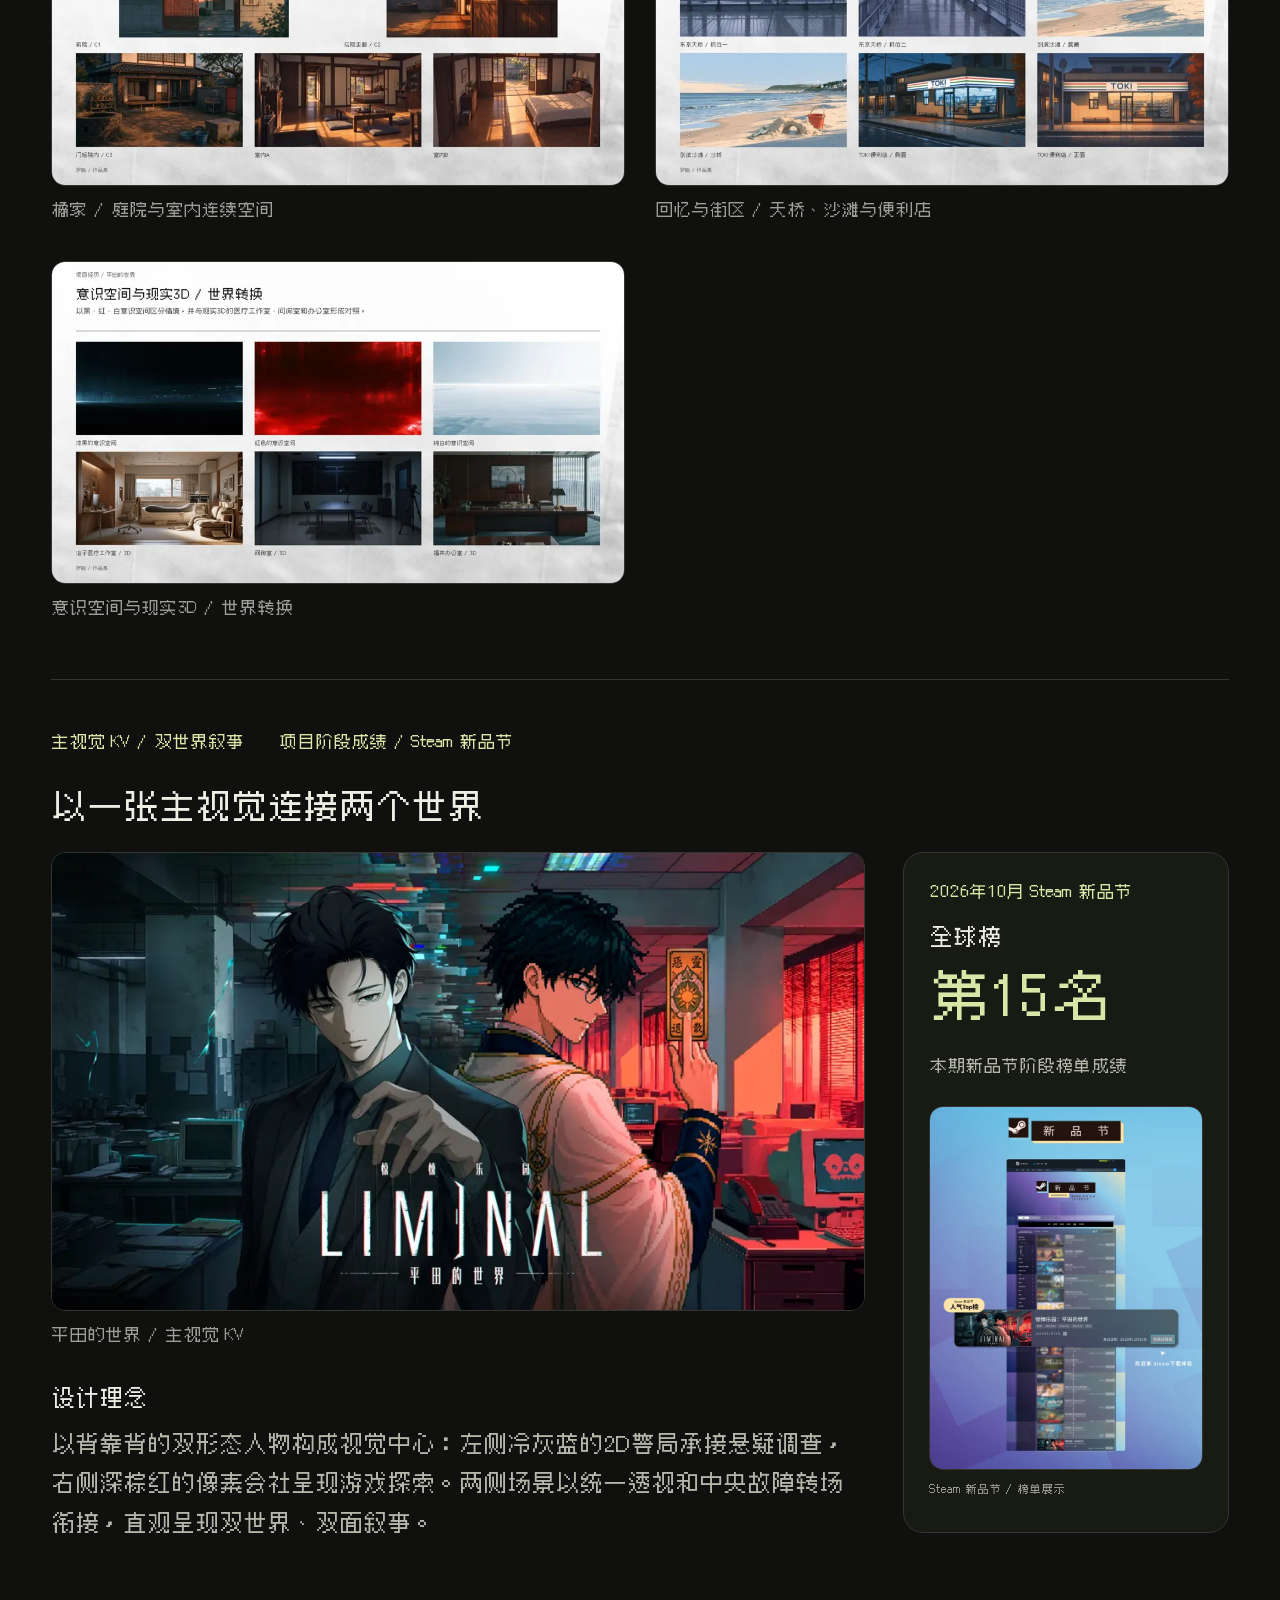
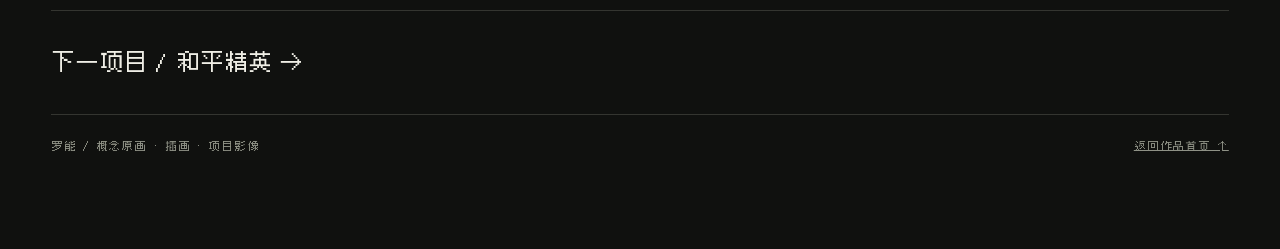
<file: docs/hirata.html>
<!doctype html><html lang="zh-CN"><head><meta charset="utf-8"><meta name="viewport" content="width=device-width,initial-scale=1"><meta name="theme-color" content="#10110f"><title>平田的世界 · 游戏PV与概念设计 | 罗能作品展示</title><meta name="description" content="平田的世界互动影游：项目PV、故事梗概、角色与场景概念设计。"><link rel="preload" href="assets/fonts/Cubic11-portfolio.woff2?v=20261028-ggac-nomination" as="font" type="font/woff2" crossorigin><link rel="stylesheet" href="assets/site.css?v=20261028-ggac-nomination"><link rel="stylesheet" href="assets/motion.css?v=20261023-fast11"></head><body><button type="button" id="nav-toggle" class="nav-toggle" aria-controls="site-sidebar" aria-expanded="false"><svg viewBox="0 0 20 20" aria-hidden="true"><path d="M3 5h14M3 10h14M3 15h14"/></svg><span>目录</span></button><button type="button" id="nav-scrim" class="nav-scrim" aria-label="关闭作品目录" tabindex="-1"></button><aside id="site-sidebar" class="site-sidebar" aria-label="作品目录"><div class="sidebar-top"><span>作品目录</span><button type="button" id="nav-close" class="nav-close" aria-label="关闭作品目录">关闭 X</button></div><nav aria-label="侧边作品导航"><a href="index.html">全部作品</a><a href="horror.html">01 / 惊悚乐园</a><a href="hirata.html" aria-current="page">02 / 平田的世界</a><a href="peace.html">03 / 和平精英</a><a href="distortion.html">04 / 失真地</a><a href="practice.html">05 / 个人练习</a></nav><p class="sidebar-note">罗能 / 作品展示<br>概念原画 · 插画 · 项目影像</p></aside><div class="wrap"><header><a class="identity" href="index.html" style="text-decoration:none"><span class="monogram" aria-hidden="true">LN</span><span>罗能 · 作品展示</span></a><span class="header-current">平田的世界</span></header><main><section class="intro"><div><p class="eyebrow">INTERACTIVE GAME / CONCEPT ART</p><h1>平田的世界<span>游戏 PV</span></h1></div><p>概念原画师 / 罗能<br>角色设定 · 场景设计</p></section><section aria-label="平田的世界PV播放器"><div class="stage"><video id="film" controls playsinline preload="metadata" poster="assets/hirata-poster-thumb.webp" style="aspect-ratio:16/9" aria-label="平田的世界PV，时长2分30秒"></video><div class="play-cover" id="cover"><button id="play" type="button">> 播放完整 PV</button></div></div><div class="error" id="error" hidden role="alert">视频暂时未能载入，请重试。<button id="retry" type="button">重新加载</button></div><div class="under"><div><strong id="status">点击播放</strong><span>完整成片 / 02:30</span></div><button class="fullscreen" id="fullscreen" type="button">全屏观看</button></div></section><nav class="toc" aria-label="本页目录"><a href="#storyboards">本人分镜</a><a href="#overview">项目简介</a><a href="#story">故事章节</a><a href="#characters">角色设定</a><a href="#environments">场景设计</a><a href="#kv-achievement">主视觉与项目成绩</a></nav><section id="storyboards" class="content-section"><h2>开头 PV / 本人负责的分镜</h2><p>以下为本人负责的 PV 分镜画面，按原稿 01–16 的顺序展示角色表演、景别切换与镜头衔接。</p><p class="gallery-note">点击图像可放大查看，并使用左右箭头连续浏览。</p><div class="gallery"><figure><button type="button" data-image="assets/hirata-storyboards/shot-01-view.webp" data-label="本人负责的PV分镜 / 镜头 01" aria-label="放大查看：本人负责的PV分镜 / 镜头 01"><img decoding="async" src="assets/hirata-storyboards/shot-01-thumb.webp" alt="本人负责的PV分镜 / 镜头 01" loading="lazy" width="1920" height="1075"></button><figcaption>镜头 01</figcaption></figure><figure><button type="button" data-image="assets/hirata-storyboards/shot-02-view.webp" data-label="本人负责的PV分镜 / 镜头 02" aria-label="放大查看：本人负责的PV分镜 / 镜头 02"><img decoding="async" src="assets/hirata-storyboards/shot-02-thumb.webp" alt="本人负责的PV分镜 / 镜头 02" loading="lazy" width="1920" height="1075"></button><figcaption>镜头 02</figcaption></figure><figure><button type="button" data-image="assets/hirata-storyboards/shot-03-view.webp" data-label="本人负责的PV分镜 / 镜头 03" aria-label="放大查看：本人负责的PV分镜 / 镜头 03"><img decoding="async" src="assets/hirata-storyboards/shot-03-thumb.webp" alt="本人负责的PV分镜 / 镜头 03" loading="lazy" width="1920" height="1073"></button><figcaption>镜头 03</figcaption></figure><figure><button type="button" data-image="assets/hirata-storyboards/shot-04-view.webp" data-label="本人负责的PV分镜 / 镜头 04" aria-label="放大查看：本人负责的PV分镜 / 镜头 04"><img decoding="async" src="assets/hirata-storyboards/shot-04-thumb.webp" alt="本人负责的PV分镜 / 镜头 04" loading="lazy" width="1920" height="1075"></button><figcaption>镜头 04</figcaption></figure><figure><button type="button" data-image="assets/hirata-storyboards/shot-05-view.webp" data-label="本人负责的PV分镜 / 镜头 05" aria-label="放大查看：本人负责的PV分镜 / 镜头 05"><img decoding="async" src="assets/hirata-storyboards/shot-05-thumb.webp" alt="本人负责的PV分镜 / 镜头 05" loading="lazy" width="1920" height="1075"></button><figcaption>镜头 05</figcaption></figure><figure><button type="button" data-image="assets/hirata-storyboards/shot-06-view.webp" data-label="本人负责的PV分镜 / 镜头 06" aria-label="放大查看：本人负责的PV分镜 / 镜头 06"><img decoding="async" src="assets/hirata-storyboards/shot-06-thumb.webp" alt="本人负责的PV分镜 / 镜头 06" loading="lazy" width="1920" height="1075"></button><figcaption>镜头 06</figcaption></figure><figure><button type="button" data-image="assets/hirata-storyboards/shot-07-view.webp" data-label="本人负责的PV分镜 / 镜头 07" aria-label="放大查看：本人负责的PV分镜 / 镜头 07"><img decoding="async" src="assets/hirata-storyboards/shot-07-thumb.webp" alt="本人负责的PV分镜 / 镜头 07" loading="lazy" width="1920" height="1075"></button><figcaption>镜头 07</figcaption></figure><figure><button type="button" data-image="assets/hirata-storyboards/shot-08-view.webp" data-label="本人负责的PV分镜 / 镜头 08" aria-label="放大查看：本人负责的PV分镜 / 镜头 08"><img decoding="async" src="assets/hirata-storyboards/shot-08-thumb.webp" alt="本人负责的PV分镜 / 镜头 08" loading="lazy" width="1920" height="1075"></button><figcaption>镜头 08</figcaption></figure><figure><button type="button" data-image="assets/hirata-storyboards/shot-09-view.webp" data-label="本人负责的PV分镜 / 镜头 09" aria-label="放大查看：本人负责的PV分镜 / 镜头 09"><img decoding="async" src="assets/hirata-storyboards/shot-09-thumb.webp" alt="本人负责的PV分镜 / 镜头 09" loading="lazy" width="1920" height="1075"></button><figcaption>镜头 09</figcaption></figure><figure><button type="button" data-image="assets/hirata-storyboards/shot-10-view.webp" data-label="本人负责的PV分镜 / 镜头 10" aria-label="放大查看：本人负责的PV分镜 / 镜头 10"><img decoding="async" src="assets/hirata-storyboards/shot-10-thumb.webp" alt="本人负责的PV分镜 / 镜头 10" loading="lazy" width="1920" height="1075"></button><figcaption>镜头 10</figcaption></figure><figure><button type="button" data-image="assets/hirata-storyboards/shot-11-view.webp" data-label="本人负责的PV分镜 / 镜头 11" aria-label="放大查看：本人负责的PV分镜 / 镜头 11"><img decoding="async" src="assets/hirata-storyboards/shot-11-thumb.webp" alt="本人负责的PV分镜 / 镜头 11" loading="lazy" width="1920" height="1075"></button><figcaption>镜头 11</figcaption></figure><figure><button type="button" data-image="assets/hirata-storyboards/shot-12-view.webp" data-label="本人负责的PV分镜 / 镜头 12" aria-label="放大查看：本人负责的PV分镜 / 镜头 12"><img decoding="async" src="assets/hirata-storyboards/shot-12-thumb.webp" alt="本人负责的PV分镜 / 镜头 12" loading="lazy" width="1920" height="1075"></button><figcaption>镜头 12</figcaption></figure><figure><button type="button" data-image="assets/hirata-storyboards/shot-13-view.webp" data-label="本人负责的PV分镜 / 镜头 13" aria-label="放大查看：本人负责的PV分镜 / 镜头 13"><img decoding="async" src="assets/hirata-storyboards/shot-13-thumb.webp" alt="本人负责的PV分镜 / 镜头 13" loading="lazy" width="1920" height="1075"></button><figcaption>镜头 13</figcaption></figure><figure><button type="button" data-image="assets/hirata-storyboards/shot-14-view.webp" data-label="本人负责的PV分镜 / 镜头 14" aria-label="放大查看：本人负责的PV分镜 / 镜头 14"><img decoding="async" src="assets/hirata-storyboards/shot-14-thumb.webp" alt="本人负责的PV分镜 / 镜头 14" loading="lazy" width="1920" height="1075"></button><figcaption>镜头 14</figcaption></figure><figure><button type="button" data-image="assets/hirata-storyboards/shot-15-view.webp" data-label="本人负责的PV分镜 / 镜头 15" aria-label="放大查看：本人负责的PV分镜 / 镜头 15"><img decoding="async" src="assets/hirata-storyboards/shot-15-thumb.webp" alt="本人负责的PV分镜 / 镜头 15" loading="lazy" width="1920" height="1075"></button><figcaption>镜头 15</figcaption></figure><figure><button type="button" data-image="assets/hirata-storyboards/shot-16-view.webp" data-label="本人负责的PV分镜 / 镜头 16" aria-label="放大查看：本人负责的PV分镜 / 镜头 16"><img decoding="async" src="assets/hirata-storyboards/shot-16-thumb.webp" alt="本人负责的PV分镜 / 镜头 16" loading="lazy" width="1920" height="1075"></button><figcaption>镜头 16</figcaption></figure></div></section><section id="overview" class="content-section"><div class="facts"><span>项目类型 / 互动影游</span><span>项目成绩 / 2026年10月 Steam新品节全球榜第15名</span></div><h2>游戏简介</h2><p>神秘游戏机将像素世界与现实命案相连。平田与橘追查真相，逐步走入由多重人格与记忆构成的精神世界。从职场命案到意识迷宫，玩家的选择将影响人物的命运与最终结局。</p><h3>我的工作 / 概念原画师</h3><p>围绕故事所需的角色身份、服装与状态完成角色设定；建立住宅、会社、警局、游戏店与海滨地标等场景的空间关系，并延展多机位、日夜、天气和事故状态，支持游戏叙事中的世界转换。</p></section><section id="story" class="content-section"><h2>从现实命案走向意识迷宫</h2><div class="story-grid"><article><h3>第一章 / 游戏照进现实</h3><p>神秘卡带映射会社命案，平田被卷入福井之死。</p></article><article><h3>第二章 / 橘的过去</h3><p>橘通过游戏重返童年，揭开父亲死亡的隐秘。</p></article><article><h3>第三章 / 谎言与罪行</h3><p>游戏指向渡边，摩天轮爆炸与山田之死逐渐浮出水面。</p></article><article><h3>第四章 / 重返摩天轮</h3><p>剪彩仪式上，平田与橘对峙渡边，三人被带入游戏。</p></article><article><h3>第五章 / 人格与记忆</h3><p>精神世界崩解，众人开始质疑自己的人格、身份与记忆。</p></article><article><h3>第六章 / 真相与结局</h3><p>治子揭露现实真相；玩家深入系统与秀一对抗，迎来不同结局。</p></article></div><div class="gallery"><figure><button type="button" data-image="assets/portfolio/hirata-02-view.webp" data-label="游戏简介与故事" aria-label="放大查看：游戏简介与故事"><img decoding="async" loading="lazy" src="assets/portfolio/hirata-02-thumb.webp" alt="游戏简介与故事" width="1920" height="1080"></button><figcaption>游戏简介与故事</figcaption></figure></div></section><section id="characters" class="content-section"><h2>角色设定 / 身份与形态</h2><p class="gallery-note">点击图像可放大查看作品集原页。</p><div class="gallery"><figure><button type="button" data-image="assets/portfolio/hirata-03-view.webp" data-label="平田 / 日常与伪装" aria-label="放大查看：平田 / 日常与伪装"><img decoding="async" loading="lazy" src="assets/portfolio/hirata-03-thumb.webp" alt="平田 / 日常与伪装" width="1920" height="1080"></button><figcaption>平田 / 日常与伪装</figcaption></figure><figure><button type="button" data-image="assets/portfolio/hirata-04-view.webp" data-label="平田 / 驱魔师与成长造型" aria-label="放大查看：平田 / 驱魔师与成长造型"><img decoding="async" loading="lazy" src="assets/portfolio/hirata-04-thumb.webp" alt="平田 / 驱魔师与成长造型" width="1920" height="1080"></button><figcaption>平田 / 驱魔师与成长造型</figcaption></figure><figure><button type="button" data-image="assets/portfolio/hirata-05-view.webp" data-label="秀一与橘 / 身份与职业形态" aria-label="放大查看：秀一与橘 / 身份与职业形态"><img decoding="async" loading="lazy" src="assets/portfolio/hirata-05-thumb.webp" alt="秀一与橘 / 身份与职业形态" width="1920" height="1080"></button><figcaption>秀一与橘 / 身份与职业形态</figcaption></figure><figure><button type="button" data-image="assets/portfolio/hirata-06-view.webp" data-label="渡边与山田 / 角色形态" aria-label="放大查看：渡边与山田 / 角色形态"><img decoding="async" loading="lazy" src="assets/portfolio/hirata-06-thumb.webp" alt="渡边与山田 / 角色形态" width="1920" height="1080"></button><figcaption>渡边与山田 / 角色形态</figcaption></figure><figure><button type="button" data-image="assets/portfolio/hirata-07-view.webp" data-label="美佳子、佐藤与治子 / 角色设定" aria-label="放大查看：美佳子、佐藤与治子 / 角色设定"><img decoding="async" loading="lazy" src="assets/portfolio/hirata-07-thumb.webp" alt="美佳子、佐藤与治子 / 角色设定" width="1920" height="1080"></button><figcaption>美佳子、佐藤与治子 / 角色设定</figcaption></figure></div></section><section id="environments" class="content-section"><h2>场景设计 / 连续的叙事空间</h2><p>从海滨小镇的日常街区延伸到意识世界，以空间动线与光照变化建立场景之间的联系。</p><div class="gallery"><figure><button type="button" data-image="assets/portfolio/hirata-08-view.webp" data-label="海滨街道与城市通勤" aria-label="放大查看：海滨街道与城市通勤"><img decoding="async" loading="lazy" src="assets/portfolio/hirata-08-thumb.webp" alt="海滨街道与城市通勤" width="1920" height="1080"></button><figcaption>海滨街道与城市通勤</figcaption></figure><figure><button type="button" data-image="assets/portfolio/hirata-09-view.webp" data-label="平田家 / 生活空间与光照" aria-label="放大查看：平田家 / 生活空间与光照"><img decoding="async" loading="lazy" src="assets/portfolio/hirata-09-thumb.webp" alt="平田家 / 生活空间与光照" width="1920" height="1080"></button><figcaption>平田家 / 生活空间与光照</figcaption></figure><figure><button type="button" data-image="assets/portfolio/hirata-10-view.webp" data-label="三浦电器 / 建筑与办公空间" aria-label="放大查看：三浦电器 / 建筑与办公空间"><img decoding="async" loading="lazy" src="assets/portfolio/hirata-10-thumb.webp" alt="三浦电器 / 建筑与办公空间" width="1920" height="1080"></button><figcaption>三浦电器 / 建筑与办公空间</figcaption></figure><figure><button type="button" data-image="assets/portfolio/hirata-11-view.webp" data-label="福井办公室 / 多机位空间设计" aria-label="放大查看：福井办公室 / 多机位空间设计"><img decoding="async" loading="lazy" src="assets/portfolio/hirata-11-thumb.webp" alt="福井办公室 / 多机位空间设计" width="1920" height="1080"></button><figcaption>福井办公室 / 多机位空间设计</figcaption></figure><figure><button type="button" data-image="assets/portfolio/hirata-12-view.webp" data-label="警察市局 / 调查与问询空间" aria-label="放大查看：警察市局 / 调查与问询空间"><img decoding="async" loading="lazy" src="assets/portfolio/hirata-12-thumb.webp" alt="警察市局 / 调查与问询空间" width="1920" height="1080"></button><figcaption>警察市局 / 调查与问询空间</figcaption></figure><figure><button type="button" data-image="assets/portfolio/hirata-13-view.webp" data-label="中古游戏店与地下赌场" aria-label="放大查看：中古游戏店与地下赌场"><img decoding="async" loading="lazy" src="assets/portfolio/hirata-13-thumb.webp" alt="中古游戏店与地下赌场" width="1920" height="1080"></button><figcaption>中古游戏店与地下赌场</figcaption></figure><figure><button type="button" data-image="assets/portfolio/hirata-14-view.webp" data-label="游戏店与街机厅 / 陈列和空间细节" aria-label="放大查看：游戏店与街机厅 / 陈列和空间细节"><img decoding="async" loading="lazy" src="assets/portfolio/hirata-14-thumb.webp" alt="游戏店与街机厅 / 陈列和空间细节" width="1920" height="1080"></button><figcaption>游戏店与街机厅 / 陈列和空间细节</figcaption></figure><figure><button type="button" data-image="assets/portfolio/hirata-15-view.webp" data-label="美佳子纪念公园 / 空间与建设状态" aria-label="放大查看：美佳子纪念公园 / 空间与建设状态"><img decoding="async" loading="lazy" src="assets/portfolio/hirata-15-thumb.webp" alt="美佳子纪念公园 / 空间与建设状态" width="1920" height="1080"></button><figcaption>美佳子纪念公园 / 空间与建设状态</figcaption></figure><figure><button type="button" data-image="assets/portfolio/hirata-16-view.webp" data-label="公园周边 / 山路与事故场景" aria-label="放大查看：公园周边 / 山路与事故场景"><img decoding="async" loading="lazy" src="assets/portfolio/hirata-16-thumb.webp" alt="公园周边 / 山路与事故场景" width="1920" height="1080"></button><figcaption>公园周边 / 山路与事故场景</figcaption></figure><figure><button type="button" data-image="assets/portfolio/hirata-17-view.webp" data-label="海之目摩天轮 / 日夜与事故状态" aria-label="放大查看：海之目摩天轮 / 日夜与事故状态"><img decoding="async" loading="lazy" src="assets/portfolio/hirata-17-thumb.webp" alt="海之目摩天轮 / 日夜与事故状态" width="1920" height="1080"></button><figcaption>海之目摩天轮 / 日夜与事故状态</figcaption></figure><figure><button type="button" data-image="assets/portfolio/hirata-18-view.webp" data-label="橘家 / 庭院与室内连续空间" aria-label="放大查看：橘家 / 庭院与室内连续空间"><img decoding="async" loading="lazy" src="assets/portfolio/hirata-18-thumb.webp" alt="橘家 / 庭院与室内连续空间" width="1920" height="1080"></button><figcaption>橘家 / 庭院与室内连续空间</figcaption></figure><figure><button type="button" data-image="assets/portfolio/hirata-19-view.webp" data-label="回忆与街区 / 天桥、沙滩与便利店" aria-label="放大查看：回忆与街区 / 天桥、沙滩与便利店"><img decoding="async" loading="lazy" src="assets/portfolio/hirata-19-thumb.webp" alt="回忆与街区 / 天桥、沙滩与便利店" width="1920" height="1080"></button><figcaption>回忆与街区 / 天桥、沙滩与便利店</figcaption></figure><figure><button type="button" data-image="assets/portfolio/hirata-20-view.webp" data-label="意识空间与现实3D / 世界转换" aria-label="放大查看：意识空间与现实3D / 世界转换"><img decoding="async" loading="lazy" src="assets/portfolio/hirata-20-thumb.webp" alt="意识空间与现实3D / 世界转换" width="1920" height="1080"></button><figcaption>意识空间与现实3D / 世界转换</figcaption></figure></div></section><section id="kv-achievement" class="content-section"><div class="facts"><span>主视觉 KV / 双世界叙事</span><span>项目阶段成绩 / Steam 新品节</span></div><h2>以一张主视觉连接两个世界</h2><div class="kv-showcase"><div><div class="gallery single-sheet"><figure><button type="button" data-image="assets/hirata-kv/hirata-kv-view.webp" data-label="平田的世界 / 双世界主视觉KV" aria-label="放大查看主视觉KV"><img decoding="async" src="assets/hirata-kv/hirata-kv-thumb.webp" alt="双形态人物背靠背，左侧冷灰蓝2D警局，右侧暖红像素会社的主视觉KV" width="3200" height="1800" loading="lazy"></button><figcaption>平田的世界 / 主视觉 KV</figcaption></figure></div><h3>设计理念</h3><p>以背靠背的双形态人物构成视觉中心：左侧冷灰蓝的2D警局承接悬疑调查，右侧深棕红的像素会社呈现游戏探索。两侧场景以统一透视和中央故障转场衔接，直观呈现双世界、双面叙事。</p></div><aside class="achievement-panel" aria-label="Steam新品节项目成绩"><p class="achievement-kicker">2026年10月 Steam 新品节</p><h3>全球榜<span>第15名</span></h3><p class="gallery-note">本期新品节阶段榜单成绩</p><div class="gallery single-sheet"><figure><button type="button" data-image="assets/hirata-kv/steam-achievement-view.webp" data-label="2026年10月Steam新品节 / 榜单展示" aria-label="放大查看Steam新品节榜单展示"><img decoding="async" src="assets/hirata-kv/steam-achievement-thumb.webp" alt="惊悚乐园：平田的世界进入Steam新品节人气榜的项目展示图" width="1200" height="1600" loading="lazy"></button><figcaption>Steam 新品节 / 榜单展示</figcaption></figure></div></aside></div></section><a class="next-project" href="peace.html">下一项目 / 和平精英 →</a></main><footer><span>罗能 / 概念原画 · 插画 · 项目影像</span><a href="index.html">返回作品首页 ↑</a></footer></div><script src="assets/hls.min.js"></script><script>
(()=>{const v=document.querySelector('#film'),cover=document.querySelector('#cover'),error=document.querySelector('#error'),status=document.querySelector('#status');let hls,networkRecovery=0;const url='assets/hirata-video/master.m3u8';const showError=()=>{error.hidden=false;status.textContent='加载未完成'};function setup(){error.hidden=true;networkRecovery=0;if(hls){hls.destroy();hls=null}if(v.canPlayType('application/vnd.apple.mpegurl')){v.src=url}else if(window.Hls&&Hls.isSupported()){hls=new Hls({maxBufferLength:30});hls.loadSource(url);hls.attachMedia(v);hls.on(Hls.Events.ERROR,(_,data)=>{if(!data.fatal)return;if(data.type===Hls.ErrorTypes.NETWORK_ERROR&&networkRecovery++<2)hls.startLoad();else if(data.type===Hls.ErrorTypes.MEDIA_ERROR&&networkRecovery++<2)hls.recoverMediaError();else showError()})}else showError()}async function play(){try{await v.play()}catch(e){if(e.name!=='AbortError')status.textContent='请点击视频播放键'}}v.addEventListener('play',()=>{cover.hidden=true;status.textContent='正在播放';error.hidden=true});v.addEventListener('pause',()=>{status.textContent=v.ended?'播放结束':'已暂停'});v.addEventListener('ended',()=>{status.textContent='播放结束';cover.hidden=false});v.addEventListener('error',showError);document.querySelector('#play').onclick=play;document.querySelector('#retry').onclick=()=>{setup();play()};document.querySelector('#fullscreen').onclick=()=>{if(v.requestFullscreen)v.requestFullscreen().catch(()=>{});else if(v.webkitEnterFullscreen)v.webkitEnterFullscreen()};document.querySelectorAll('.jump').forEach(b=>b.onclick=()=>{v.currentTime=Number(b.dataset.time);play()});setup()})();
</script><script src="assets/gallery.js"></script><script src="assets/navigation.js?v=20261023-fast11"></script><script src="assets/motion.js?v=20261023-fast11"></script><script src="assets/switcher.js?v=20261023-fast11"></script></body></html>
</file>
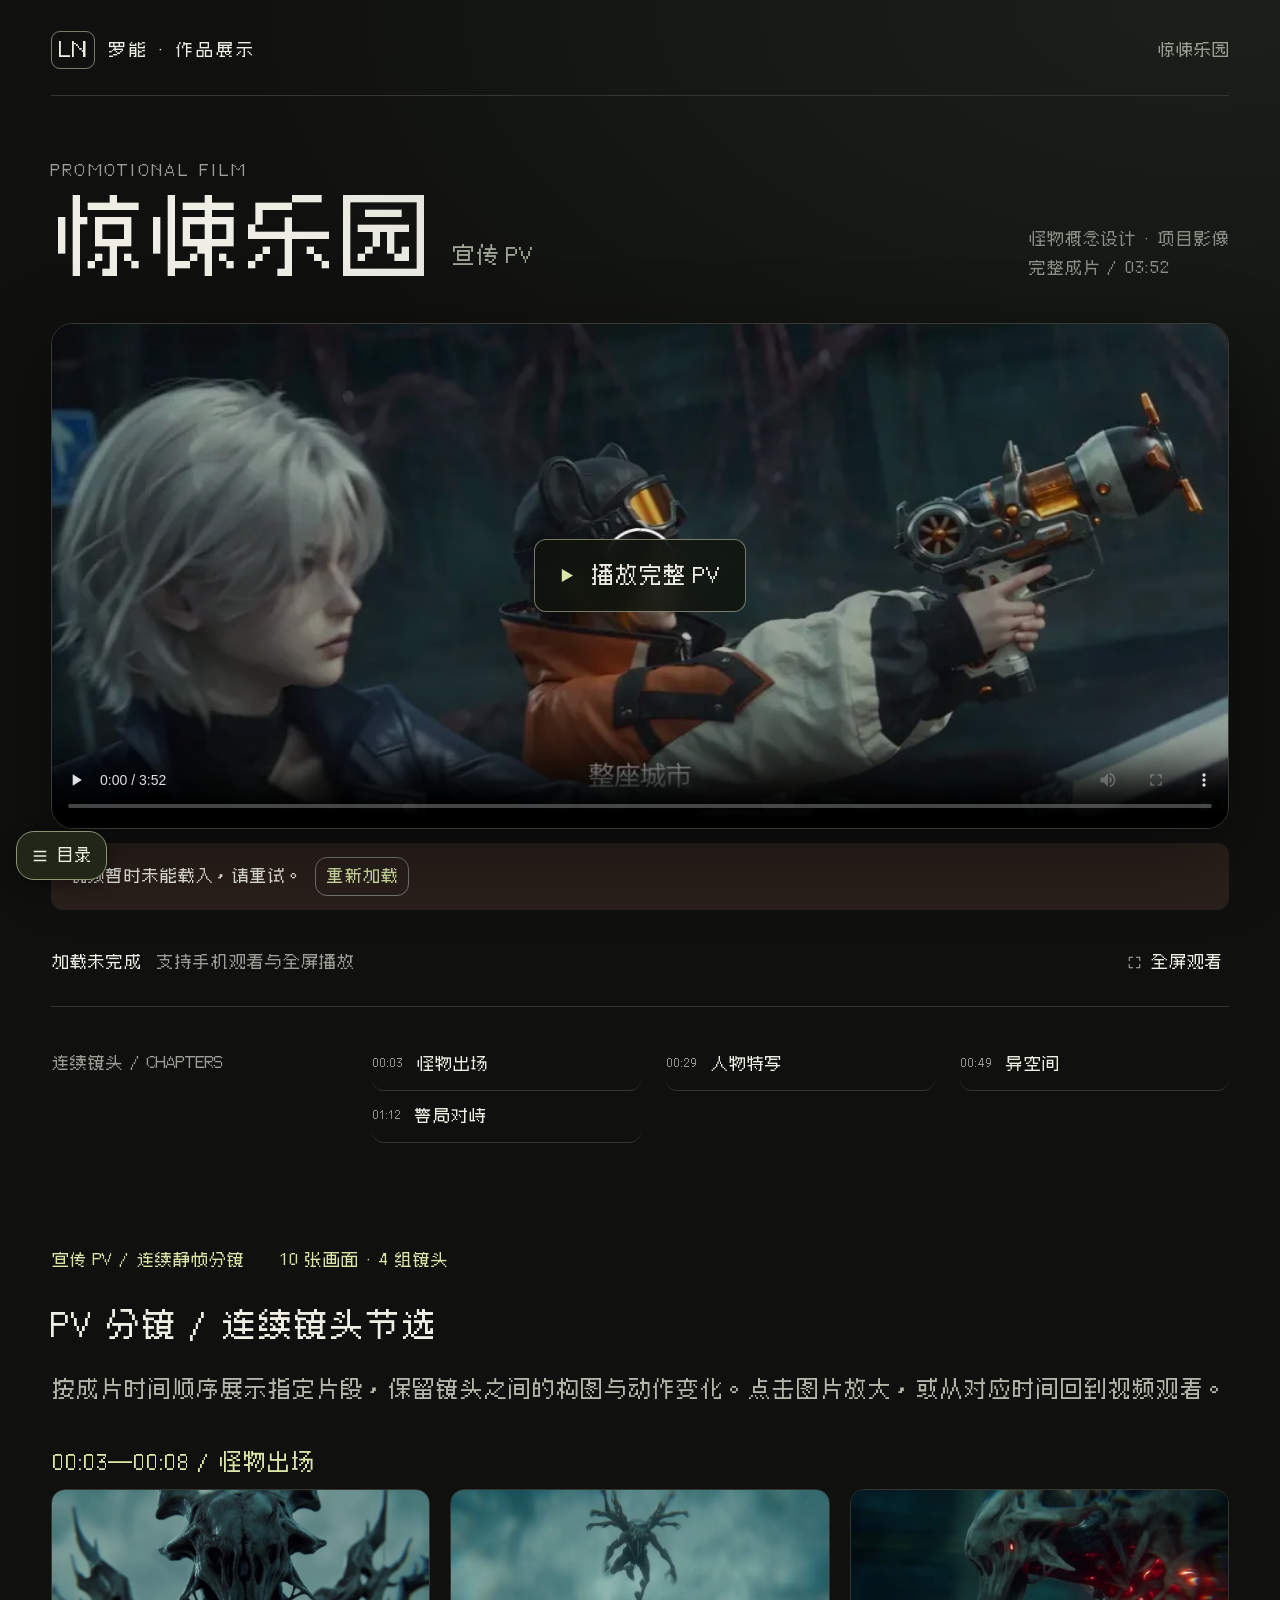
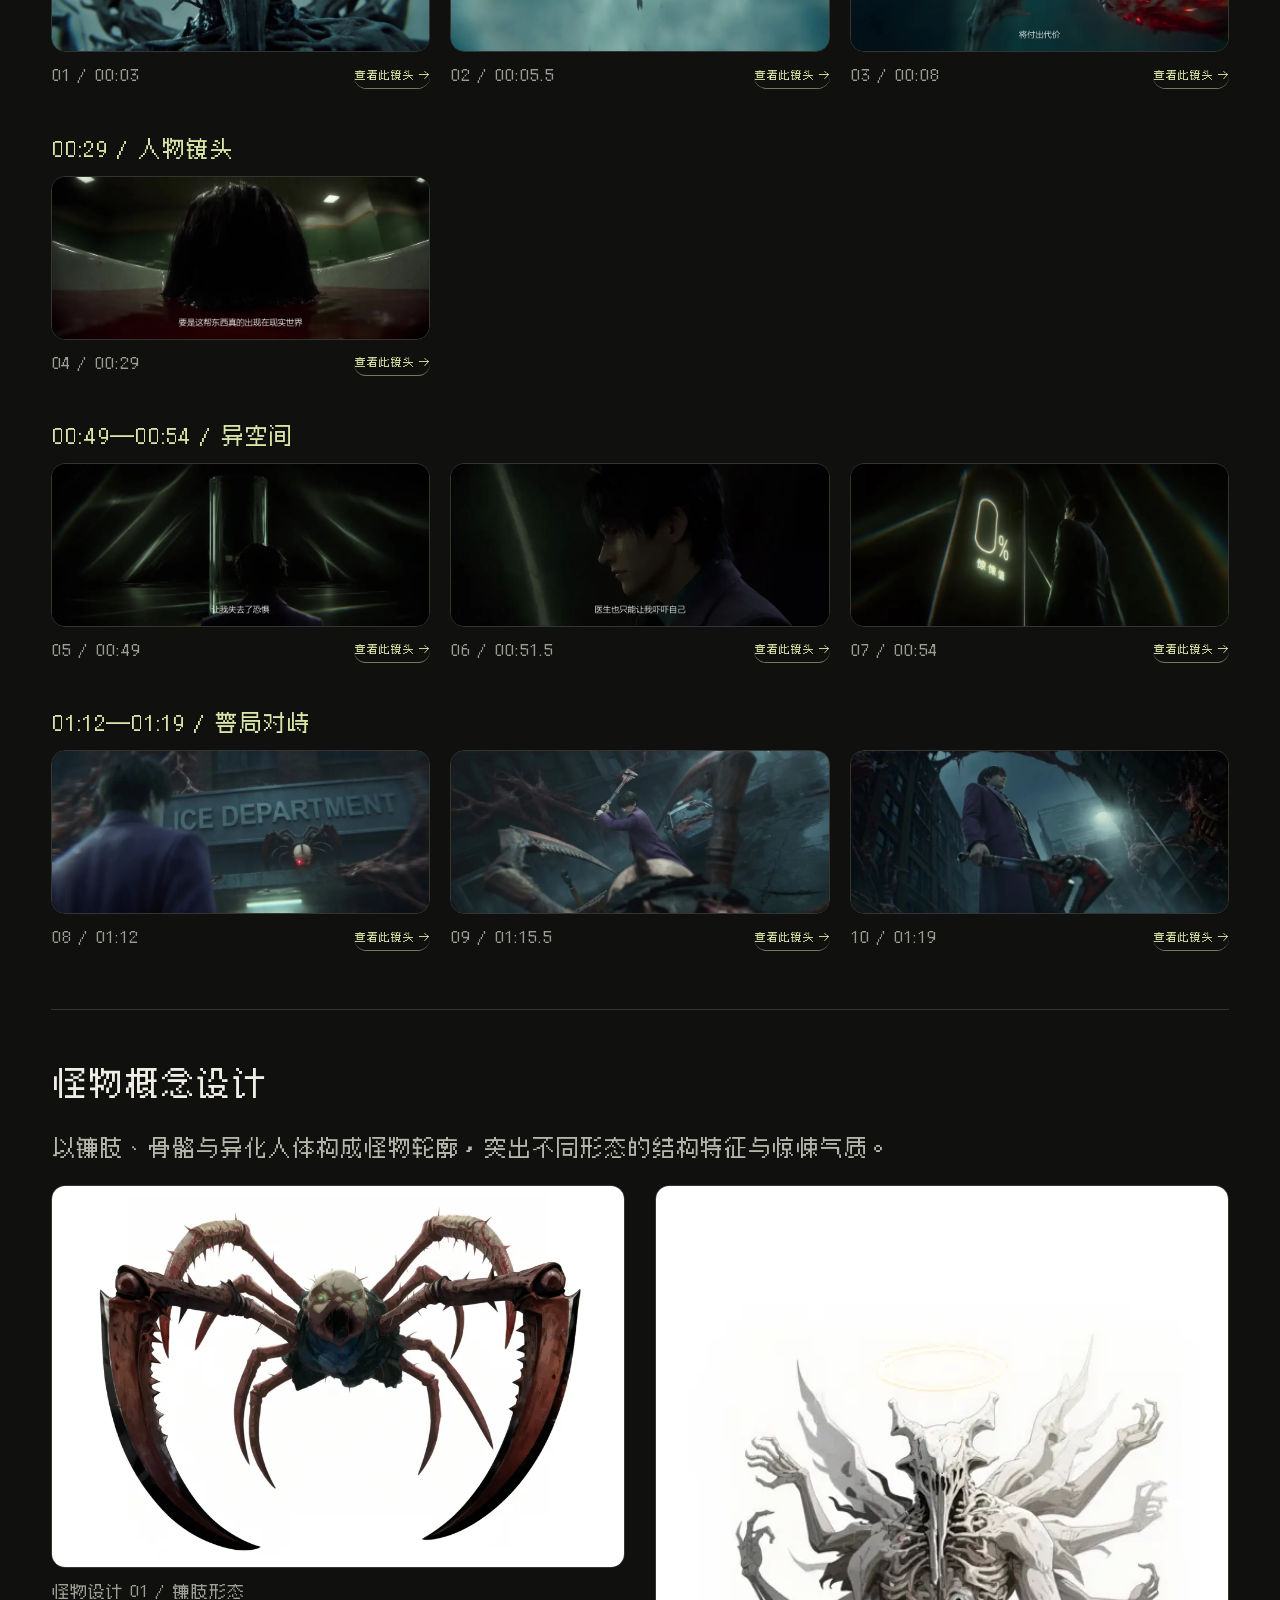
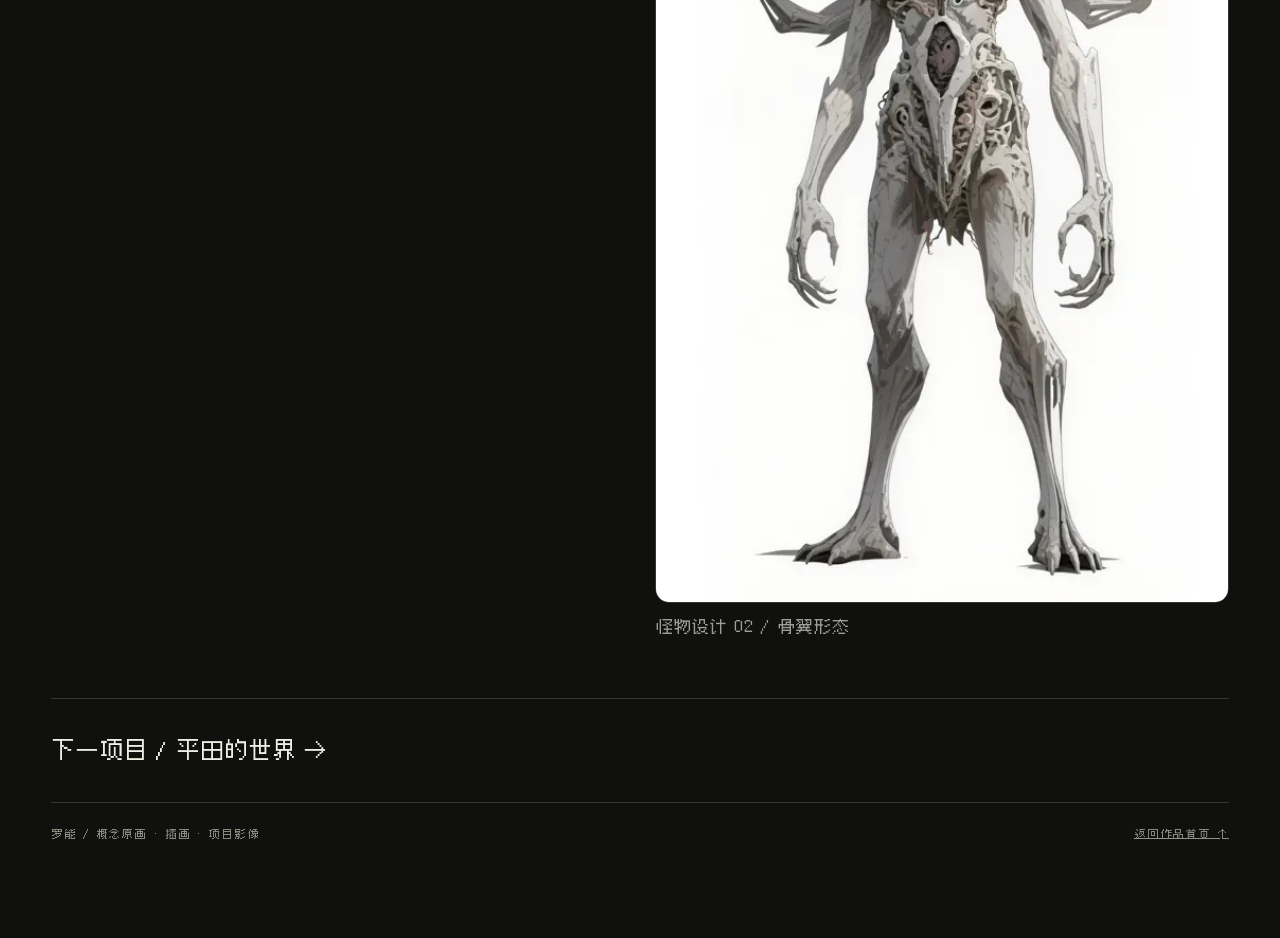
<file: docs/horror.html>
<!doctype html><html lang="zh-CN"><head><meta charset="utf-8"><meta name="viewport" content="width=device-width,initial-scale=1"><meta name="theme-color" content="#10110f"><title>惊悚乐园 · 宣传PV | 罗能作品展示</title><meta name="description" content="惊悚乐园宣传PV与怪物概念设计，支持手机与全屏观看。"><link rel="preload" href="assets/fonts/Cubic11-portfolio.woff2?v=20261028-ggac-nomination" as="font" type="font/woff2" crossorigin><link rel="stylesheet" href="assets/site.css?v=20261028-ggac-nomination"><link rel="stylesheet" href="assets/motion.css?v=20261023-fast11"></head><body><button type="button" id="nav-toggle" class="nav-toggle" aria-controls="site-sidebar" aria-expanded="false"><svg viewBox="0 0 20 20" aria-hidden="true"><path d="M3 5h14M3 10h14M3 15h14"/></svg><span>目录</span></button><button type="button" id="nav-scrim" class="nav-scrim" aria-label="关闭作品目录" tabindex="-1"></button><aside id="site-sidebar" class="site-sidebar" aria-label="作品目录"><div class="sidebar-top"><span>作品目录</span><button type="button" id="nav-close" class="nav-close" aria-label="关闭作品目录">关闭 X</button></div><nav aria-label="侧边作品导航"><a href="index.html">全部作品</a><a href="horror.html" aria-current="page">01 / 惊悚乐园</a><a href="hirata.html">02 / 平田的世界</a><a href="peace.html">03 / 和平精英</a><a href="distortion.html">04 / 失真地</a><a href="practice.html">05 / 个人练习</a></nav><p class="sidebar-note">罗能 / 作品展示<br>概念原画 · 插画 · 项目影像</p></aside><div class="wrap"><header><a class="identity" href="index.html" style="text-decoration:none"><span class="monogram" aria-hidden="true">LN</span><span>罗能 · 作品展示</span></a><span class="header-current">惊悚乐园</span></header><main><section class="intro"><div><p class="eyebrow">PROMOTIONAL FILM</p><h1>惊悚乐园<span>宣传 PV</span></h1></div><p>怪物概念设计 · 项目影像<br>完整成片 / 03:52</p></section><section aria-label="惊悚乐园宣传PV播放器"><div class="stage"><video id="film" controls playsinline preload="metadata" poster="assets/poster-thumb.webp" aria-label="惊悚乐园宣传PV，时长3分52秒"></video><div class="play-cover" id="cover"><button id="play" type="button"><svg viewBox="0 0 16 16" aria-hidden="true"><path d="M3 1l12 7-12 7z"/></svg>播放完整 PV</button></div></div><div class="error" id="error" hidden role="alert">视频暂时未能载入，请重试。<button id="retry" type="button">重新加载</button></div><div class="under"><div><strong id="status">点击播放</strong><span>支持手机观看与全屏播放</span></div><button class="fullscreen" id="fullscreen" type="button" aria-label="全屏观看"><svg viewBox="0 0 20 20" aria-hidden="true"><path d="M3 8V3h5m4 0h5v5m0 4v5h-5m-4 0H3v-5"/></svg><span>全屏观看</span></button></div></section><section class="chapters" aria-label="镜头导航"><div class="section-caption">连续镜头 / CHAPTERS</div><div class="jump-list"><button class="jump" data-time="3"><time>00:03</time>怪物出场</button><button class="jump" data-time="29"><time>00:29</time>人物特写</button><button class="jump" data-time="49"><time>00:49</time>异空间</button><button class="jump" data-time="72"><time>01:12</time>警局对峙</button></div></section><section id="storyboards" class="content-section"><div class="facts"><span>宣传 PV / 连续静帧分镜</span><span>10 张画面 · 4 组镜头</span></div><h2>PV 分镜 / 连续镜头节选</h2><p>按成片时间顺序展示指定片段，保留镜头之间的构图与动作变化。点击图片放大，或从对应时间回到视频观看。</p><div class="sequence"><h3>00:03—00:08 / 怪物出场</h3><div class="gallery sequence-grid"><figure class=""><button type="button" data-image="assets/horror-storyboards/frame-01-view.webp" data-label="01 / 00:03" aria-label="放大查看：01 / 00:03"><img decoding="async" src="assets/horror-storyboards/frame-01-thumb.webp" alt="01 / 00:03" width="1200" height="514" loading="lazy"></button><figcaption>01 / 00:03 <button type="button" class="frame-jump" data-video-time="3" aria-label="播放 00:03 的视频镜头">查看此镜头 →</button></figcaption></figure><figure class=""><button type="button" data-image="assets/horror-storyboards/frame-02-view.webp" data-label="02 / 00:05.5" aria-label="放大查看：02 / 00:05.5"><img decoding="async" src="assets/horror-storyboards/frame-02-thumb.webp" alt="02 / 00:05.5" width="1200" height="514" loading="lazy"></button><figcaption>02 / 00:05.5 <button type="button" class="frame-jump" data-video-time="5.5" aria-label="播放 00:05.5 的视频镜头">查看此镜头 →</button></figcaption></figure><figure class=""><button type="button" data-image="assets/horror-storyboards/frame-03-view.webp" data-label="03 / 00:08" aria-label="放大查看：03 / 00:08"><img decoding="async" src="assets/horror-storyboards/frame-03-thumb.webp" alt="03 / 00:08" width="1200" height="514" loading="lazy"></button><figcaption>03 / 00:08 <button type="button" class="frame-jump" data-video-time="8" aria-label="播放 00:08 的视频镜头">查看此镜头 →</button></figcaption></figure></div></div><div class="sequence"><h3>00:29 / 人物镜头</h3><div class="gallery sequence-grid"><figure class=""><button type="button" data-image="assets/horror-storyboards/frame-04-view.webp" data-label="04 / 00:29" aria-label="放大查看：04 / 00:29"><img decoding="async" src="assets/horror-storyboards/frame-04-thumb.webp" alt="04 / 00:29" width="1200" height="514" loading="lazy"></button><figcaption>04 / 00:29 <button type="button" class="frame-jump" data-video-time="29" aria-label="播放 00:29 的视频镜头">查看此镜头 →</button></figcaption></figure></div></div><div class="sequence"><h3>00:49—00:54 / 异空间</h3><div class="gallery sequence-grid"><figure class=""><button type="button" data-image="assets/horror-storyboards/frame-05-view.webp" data-label="05 / 00:49" aria-label="放大查看：05 / 00:49"><img decoding="async" src="assets/horror-storyboards/frame-05-thumb.webp" alt="05 / 00:49" width="1200" height="514" loading="lazy"></button><figcaption>05 / 00:49 <button type="button" class="frame-jump" data-video-time="49" aria-label="播放 00:49 的视频镜头">查看此镜头 →</button></figcaption></figure><figure class=""><button type="button" data-image="assets/horror-storyboards/frame-06-view.webp" data-label="06 / 00:51.5" aria-label="放大查看：06 / 00:51.5"><img decoding="async" src="assets/horror-storyboards/frame-06-thumb.webp" alt="06 / 00:51.5" width="1200" height="514" loading="lazy"></button><figcaption>06 / 00:51.5 <button type="button" class="frame-jump" data-video-time="51.5" aria-label="播放 00:51.5 的视频镜头">查看此镜头 →</button></figcaption></figure><figure class=""><button type="button" data-image="assets/horror-storyboards/frame-07-view.webp" data-label="07 / 00:54" aria-label="放大查看：07 / 00:54"><img decoding="async" src="assets/horror-storyboards/frame-07-thumb.webp" alt="07 / 00:54" width="1200" height="514" loading="lazy"></button><figcaption>07 / 00:54 <button type="button" class="frame-jump" data-video-time="54" aria-label="播放 00:54 的视频镜头">查看此镜头 →</button></figcaption></figure></div></div><div class="sequence"><h3>01:12—01:19 / 警局对峙</h3><div class="gallery sequence-grid"><figure class=""><button type="button" data-image="assets/horror-storyboards/frame-08-view.webp" data-label="08 / 01:12" aria-label="放大查看：08 / 01:12"><img decoding="async" src="assets/horror-storyboards/frame-08-thumb.webp" alt="08 / 01:12" width="1200" height="514" loading="lazy"></button><figcaption>08 / 01:12 <button type="button" class="frame-jump" data-video-time="72" aria-label="播放 01:12 的视频镜头">查看此镜头 →</button></figcaption></figure><figure class=""><button type="button" data-image="assets/horror-storyboards/frame-09-view.webp" data-label="09 / 01:15.5" aria-label="放大查看：09 / 01:15.5"><img decoding="async" src="assets/horror-storyboards/frame-09-thumb.webp" alt="09 / 01:15.5" width="1200" height="514" loading="lazy"></button><figcaption>09 / 01:15.5 <button type="button" class="frame-jump" data-video-time="75.5" aria-label="播放 01:15.5 的视频镜头">查看此镜头 →</button></figcaption></figure><figure class=""><button type="button" data-image="assets/horror-storyboards/frame-10-view.webp" data-label="10 / 01:19" aria-label="放大查看：10 / 01:19"><img decoding="async" src="assets/horror-storyboards/frame-10-thumb.webp" alt="10 / 01:19" width="1200" height="514" loading="lazy"></button><figcaption>10 / 01:19 <button type="button" class="frame-jump" data-video-time="79" aria-label="播放 01:19 的视频镜头">查看此镜头 →</button></figcaption></figure></div></div></section><section class="content-section"><h2>怪物概念设计</h2><p>以镰肢、骨骼与异化人体构成怪物轮廓，突出不同形态的结构特征与惊悚气质。</p><div class="gallery"><figure><button data-image="assets/monster-01-view.webp" data-label="怪物设计 01 / 镰肢形态"><img decoding="async" src="assets/monster-01-thumb.webp" alt="镰肢形态怪物概念设计" loading="lazy"></button><figcaption>怪物设计 01 / 镰肢形态</figcaption></figure><figure><button data-image="assets/monster-02-view.webp" data-label="怪物设计 02 / 骨翼形态"><img decoding="async" src="assets/monster-02-thumb.webp" alt="骨翼形态怪物概念设计" loading="lazy"></button><figcaption>怪物设计 02 / 骨翼形态</figcaption></figure></div></section><a class="next-project" href="hirata.html">下一项目 / 平田的世界 →</a></main><footer><span>罗能 / 概念原画 · 插画 · 项目影像</span><a href="index.html">返回作品首页 ↑</a></footer></div><script src="assets/hls.min.js"></script><script>
(()=>{const v=document.querySelector('#film'),cover=document.querySelector('#cover'),error=document.querySelector('#error'),status=document.querySelector('#status');let hls,networkRecovery=0;const url='assets/video/master.m3u8';const showError=()=>{error.hidden=false;status.textContent='加载未完成'};function setup(){error.hidden=true;networkRecovery=0;if(hls){hls.destroy();hls=null}if(v.canPlayType('application/vnd.apple.mpegurl')){v.src=url}else if(window.Hls&&Hls.isSupported()){hls=new Hls({maxBufferLength:30});hls.loadSource(url);hls.attachMedia(v);hls.on(Hls.Events.ERROR,(_,data)=>{if(!data.fatal)return;if(data.type===Hls.ErrorTypes.NETWORK_ERROR&&networkRecovery++<2)hls.startLoad();else if(data.type===Hls.ErrorTypes.MEDIA_ERROR&&networkRecovery++<2)hls.recoverMediaError();else showError()})}else showError()}async function play(){try{await v.play()}catch(e){if(e.name!=='AbortError')status.textContent='请点击视频播放键'}}v.addEventListener('play',()=>{cover.hidden=true;status.textContent='正在播放';error.hidden=true});v.addEventListener('pause',()=>{status.textContent=v.ended?'播放结束':'已暂停'});v.addEventListener('ended',()=>{status.textContent='播放结束';cover.hidden=false});v.addEventListener('error',showError);document.querySelector('#play').onclick=play;document.querySelector('#retry').onclick=()=>{setup();play()};document.querySelector('#fullscreen').onclick=()=>{if(v.requestFullscreen)v.requestFullscreen().catch(()=>{});else if(v.webkitEnterFullscreen)v.webkitEnterFullscreen()};document.querySelectorAll('.jump').forEach(b=>b.onclick=()=>{v.currentTime=Number(b.dataset.time);play()});setup()})();
</script><script src="assets/gallery.js"></script><script src="assets/storyboard.js"></script><script src="assets/navigation.js?v=20261023-fast11"></script><script src="assets/motion.js?v=20261023-fast11"></script><script src="assets/switcher.js?v=20261023-fast11"></script></body></html>
</file>
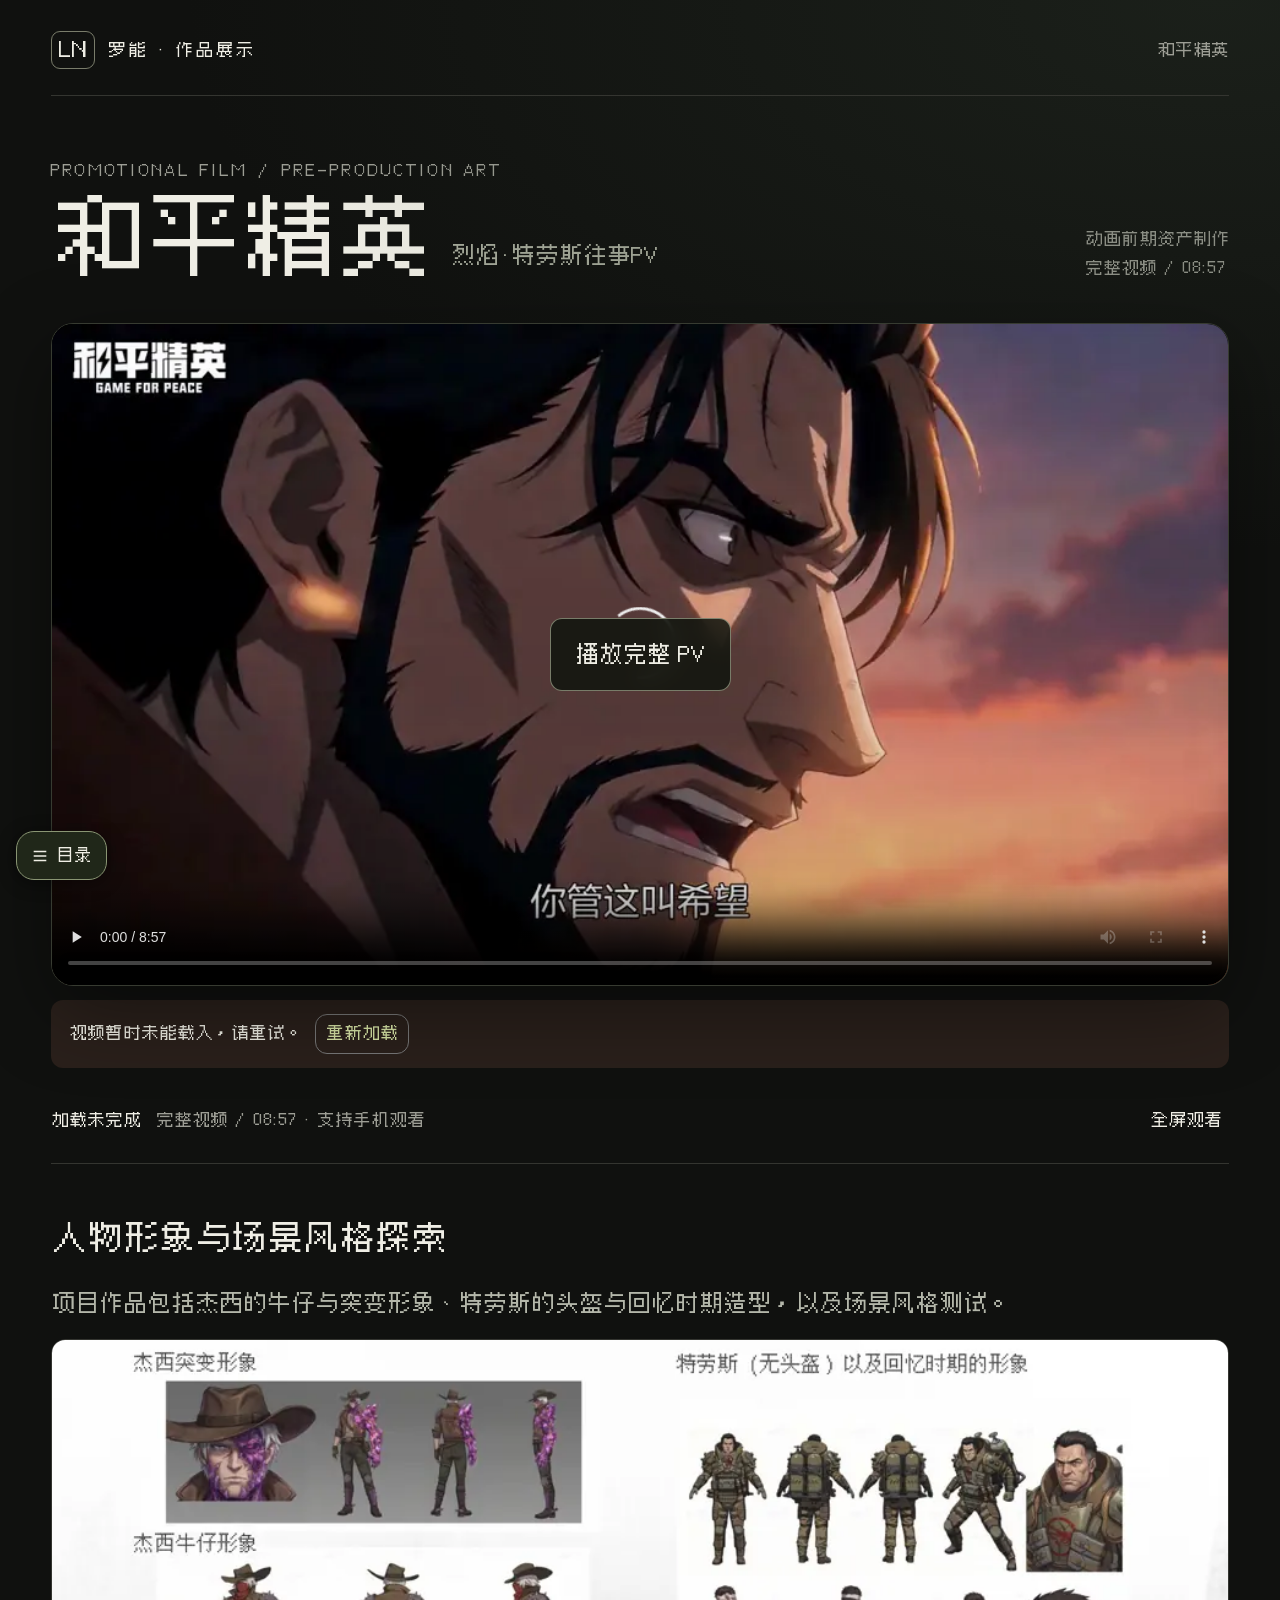
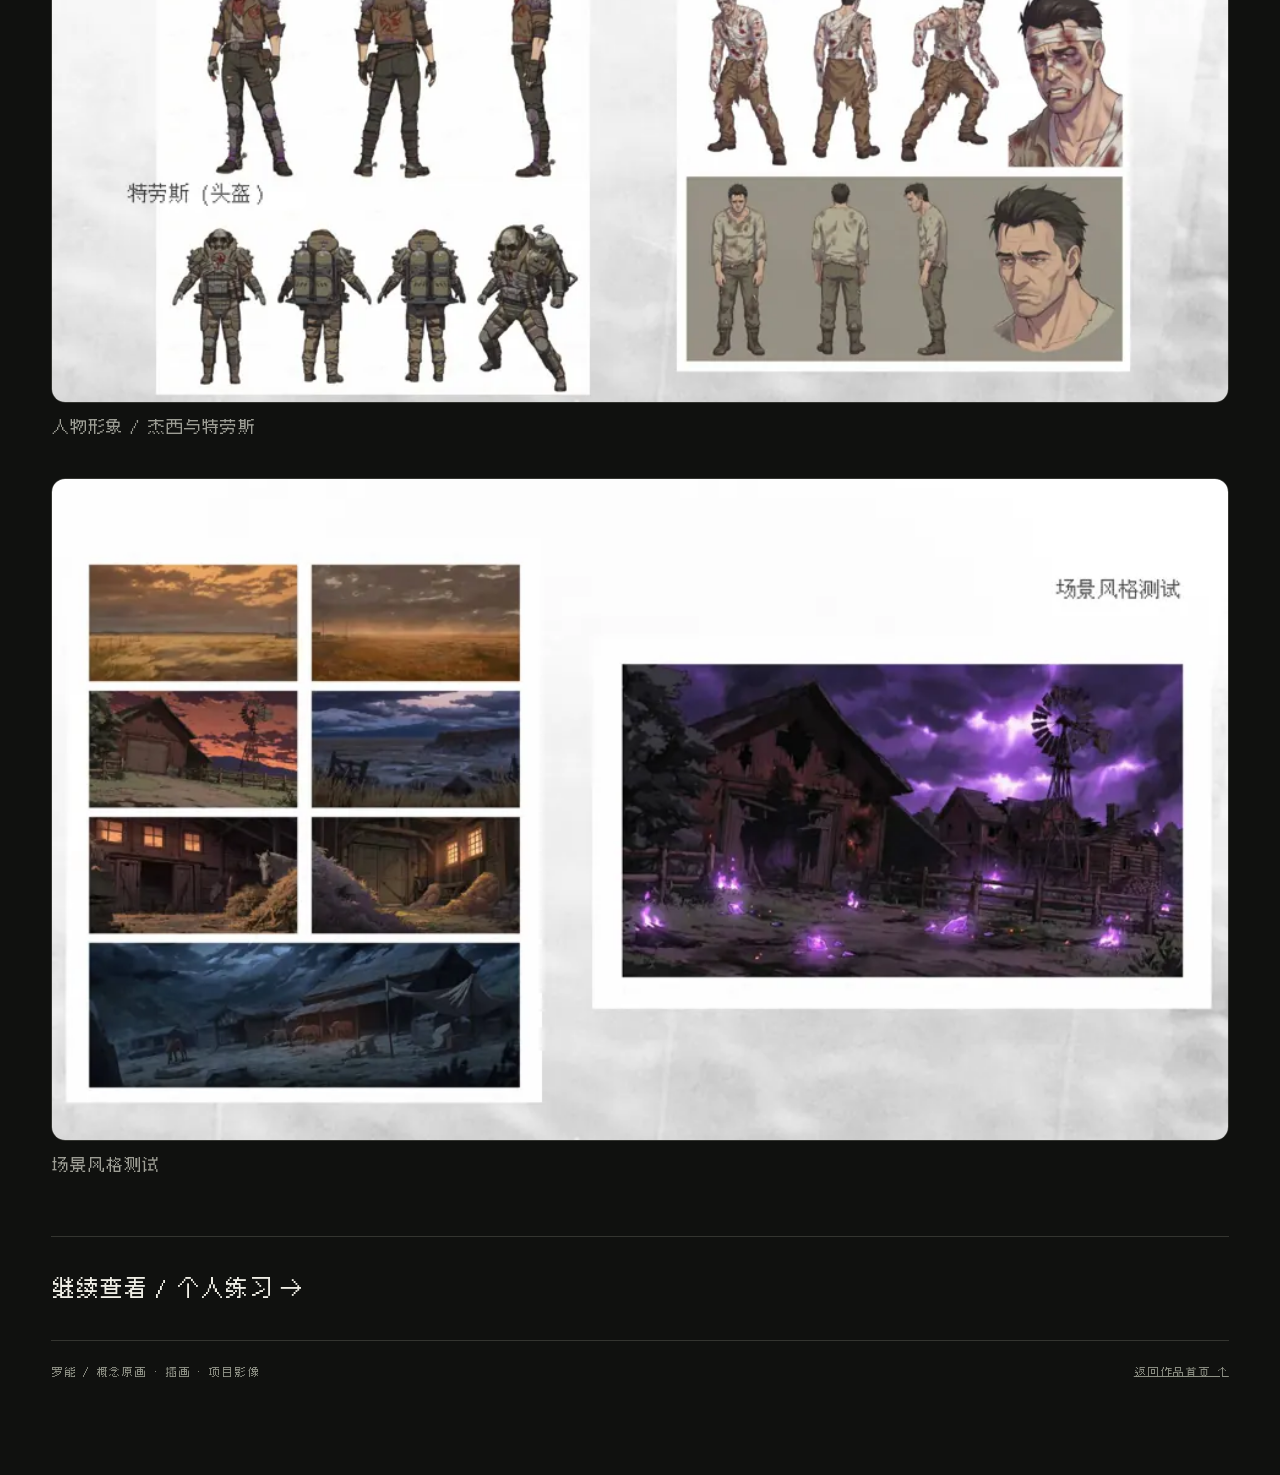
<file: docs/peace.html>
<!doctype html><html lang="zh-CN"><head><meta charset="utf-8"><meta name="viewport" content="width=device-width,initial-scale=1"><meta name="theme-color" content="#10110f"><title>和平精英 · 烈焰·特劳斯往事PV | 罗能作品展示</title><meta name="description" content="和平精英《烈焰·特劳斯往事PV》完整视频、人物形象与场景风格测试。"><link rel="preload" href="assets/fonts/Cubic11-portfolio.woff2?v=20261028-ggac-nomination" as="font" type="font/woff2" crossorigin><link rel="stylesheet" href="assets/site.css?v=20261028-ggac-nomination"><link rel="stylesheet" href="assets/motion.css?v=20261023-fast11"></head><body><button type="button" id="nav-toggle" class="nav-toggle" aria-controls="site-sidebar" aria-expanded="false"><svg viewBox="0 0 20 20" aria-hidden="true"><path d="M3 5h14M3 10h14M3 15h14"/></svg><span>目录</span></button><button type="button" id="nav-scrim" class="nav-scrim" aria-label="关闭作品目录" tabindex="-1"></button><aside id="site-sidebar" class="site-sidebar" aria-label="作品目录"><div class="sidebar-top"><span>作品目录</span><button type="button" id="nav-close" class="nav-close" aria-label="关闭作品目录">关闭 X</button></div><nav aria-label="侧边作品导航"><a href="index.html">全部作品</a><a href="horror.html">01 / 惊悚乐园</a><a href="hirata.html">02 / 平田的世界</a><a href="peace.html" aria-current="page">03 / 和平精英</a><a href="distortion.html">04 / 失真地</a><a href="practice.html">05 / 个人练习</a></nav><p class="sidebar-note">罗能 / 作品展示<br>概念原画 · 插画 · 项目影像</p></aside><div class="wrap"><header><a class="identity" href="index.html" style="text-decoration:none"><span class="monogram" aria-hidden="true">LN</span><span>罗能 · 作品展示</span></a><span class="header-current">和平精英</span></header><main><section class="intro"><div><p class="eyebrow">PROMOTIONAL FILM / PRE-PRODUCTION ART</p><h1>和平精英<span>烈焰·特劳斯往事PV</span></h1></div><p>动画前期资产制作<br>完整视频 / 08:57</p></section><section id="pv" aria-label="烈焰·特劳斯往事PV播放器"><div class="stage"><video id="film" controls playsinline preload="metadata" poster="assets/peace-poster-thumb.webp" style="aspect-ratio:16/9" aria-label="烈焰·特劳斯往事PV，时长8分57秒"></video><div class="play-cover" id="cover"><button id="play" type="button">播放完整 PV</button></div></div><div class="error" id="error" hidden role="alert">视频暂时未能载入，请重试。<button id="retry" type="button">重新加载</button></div><div class="under"><div><strong id="status">点击播放</strong><span>完整视频 / 08:57 · 支持手机观看</span></div><button class="fullscreen" id="fullscreen" type="button" aria-label="全屏观看">全屏观看</button></div></section><section class="content-section"><h2>人物形象与场景风格探索</h2><p>项目作品包括杰西的牛仔与突变形象、特劳斯的头盔与回忆时期造型，以及场景风格测试。</p><div class="gallery single-sheet"><figure class=""><button type="button" data-image="assets/peace/peace-47-view.webp" data-label="人物形象 / 杰西与特劳斯" aria-label="放大查看：人物形象 / 杰西与特劳斯"><img decoding="async" src="assets/peace/peace-47-thumb.webp" alt="人物形象 / 杰西与特劳斯" width="1920" height="1080" loading="lazy"></button><figcaption>人物形象 / 杰西与特劳斯</figcaption></figure><figure class=""><button type="button" data-image="assets/peace/peace-48-view.webp" data-label="场景风格测试" aria-label="放大查看：场景风格测试"><img decoding="async" src="assets/peace/peace-48-thumb.webp" alt="场景风格测试" width="1920" height="1080" loading="lazy"></button><figcaption>场景风格测试</figcaption></figure></div></section><a class="next-project" href="practice.html">继续查看 / 个人练习 →</a></main><footer><span>罗能 / 概念原画 · 插画 · 项目影像</span><a href="index.html">返回作品首页 ↑</a></footer></div><script src="assets/hls.min.js"></script><script src="assets/peace-player.js"></script><script src="assets/gallery.js"></script><script src="assets/navigation.js?v=20261023-fast11"></script><script src="assets/motion.js?v=20261023-fast11"></script><script src="assets/switcher.js?v=20261023-fast11"></script></body></html>
</file>
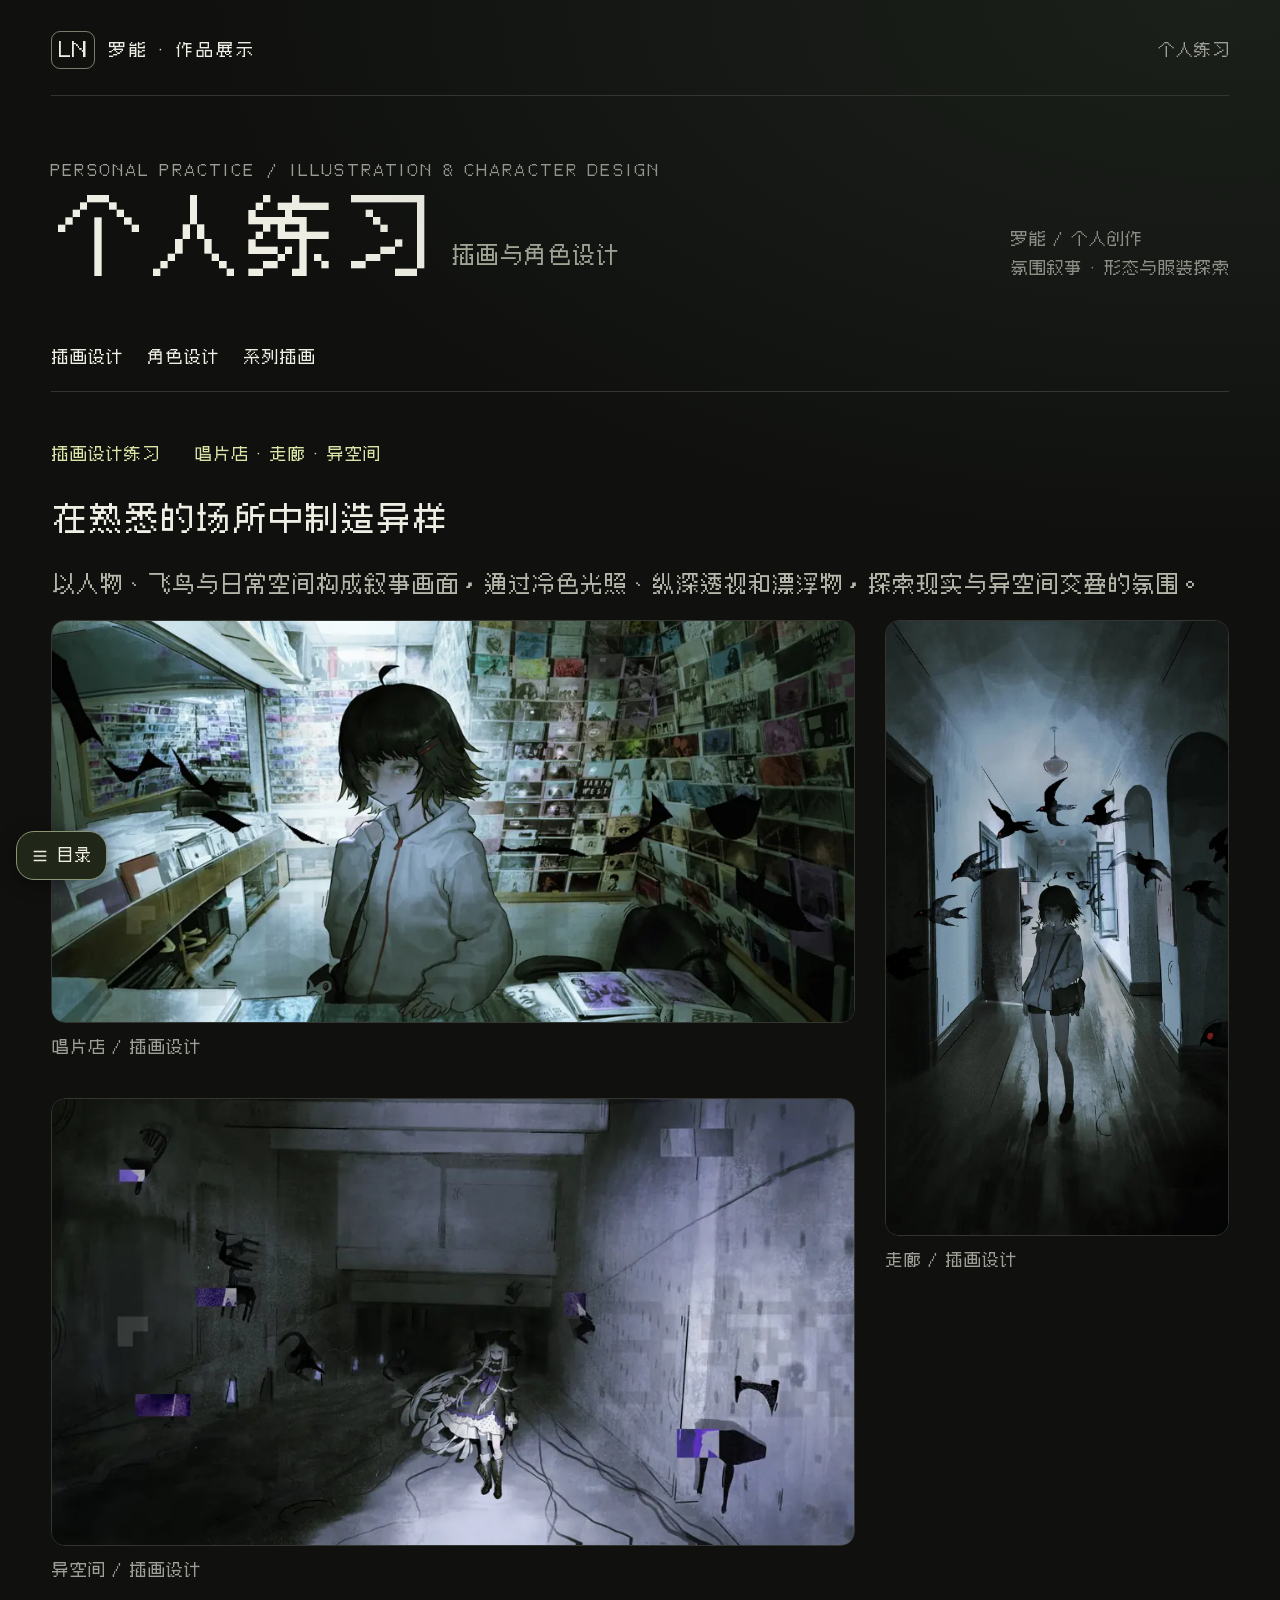
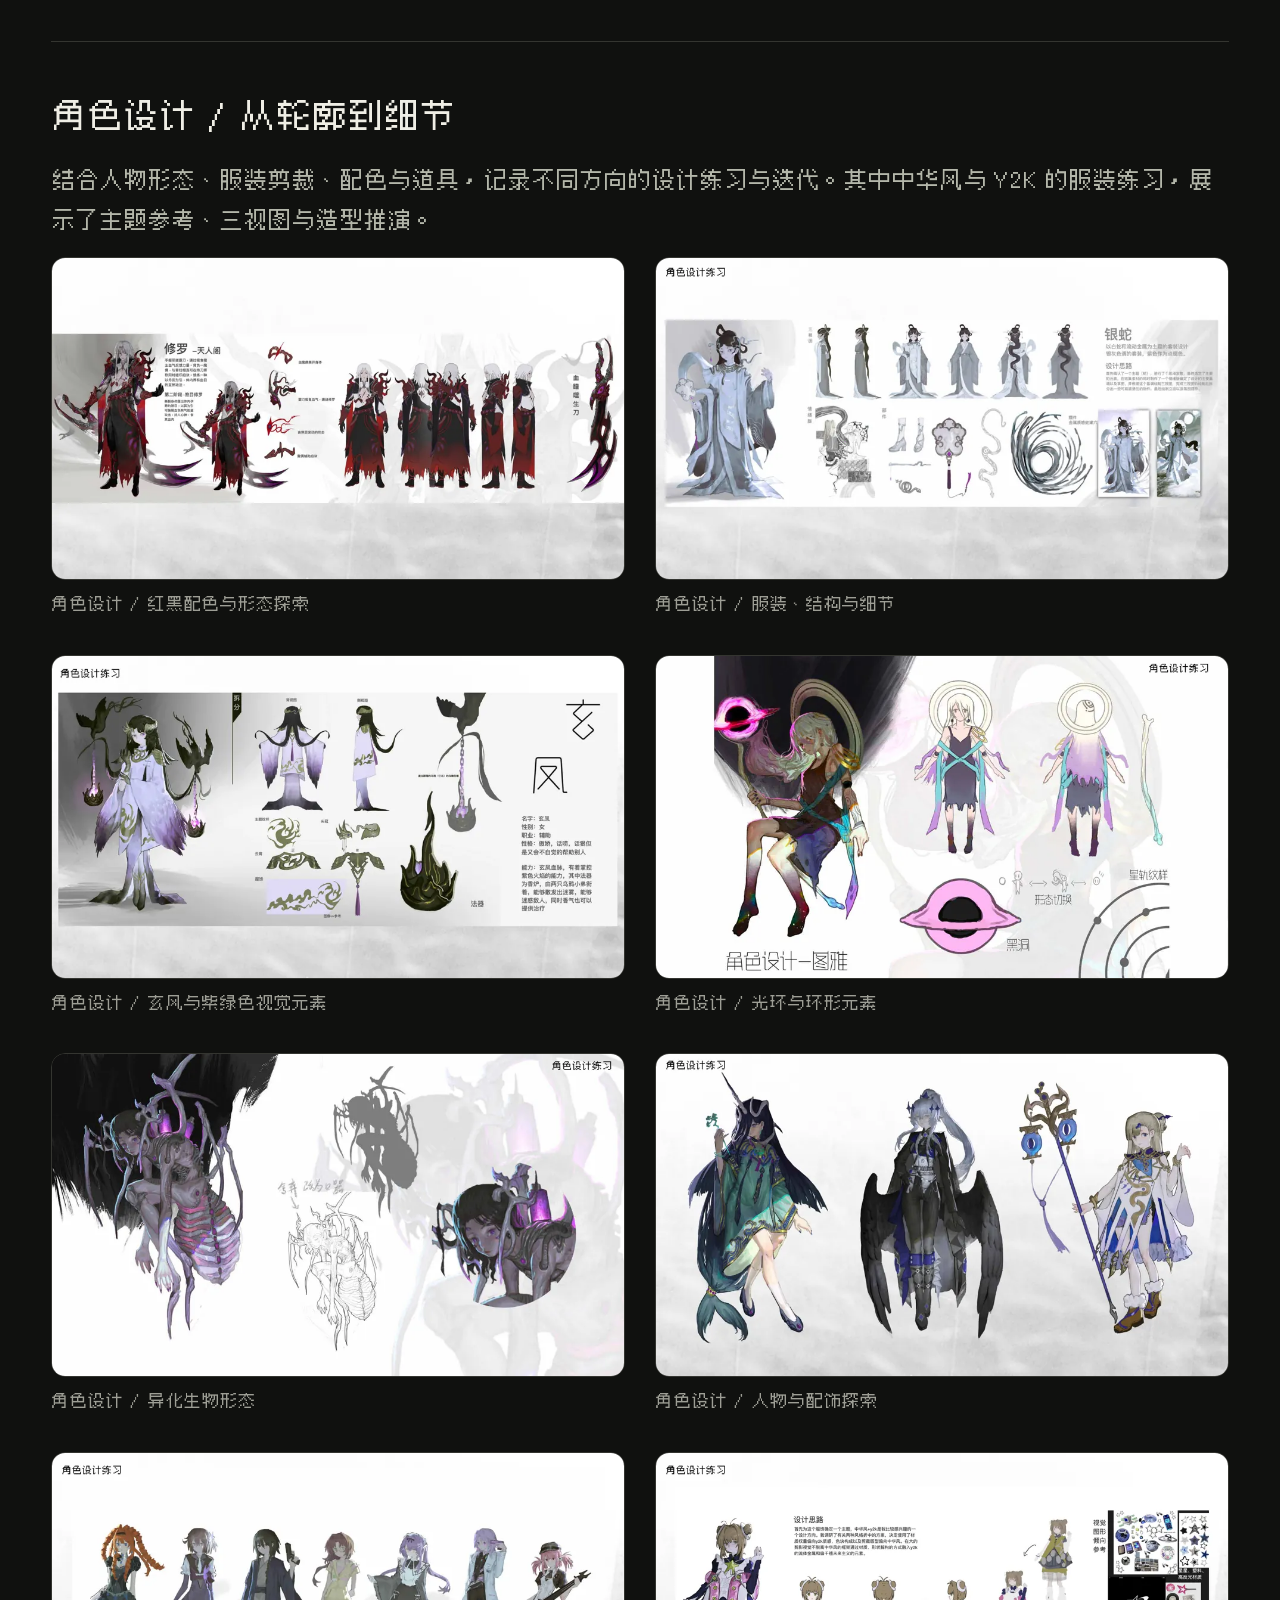
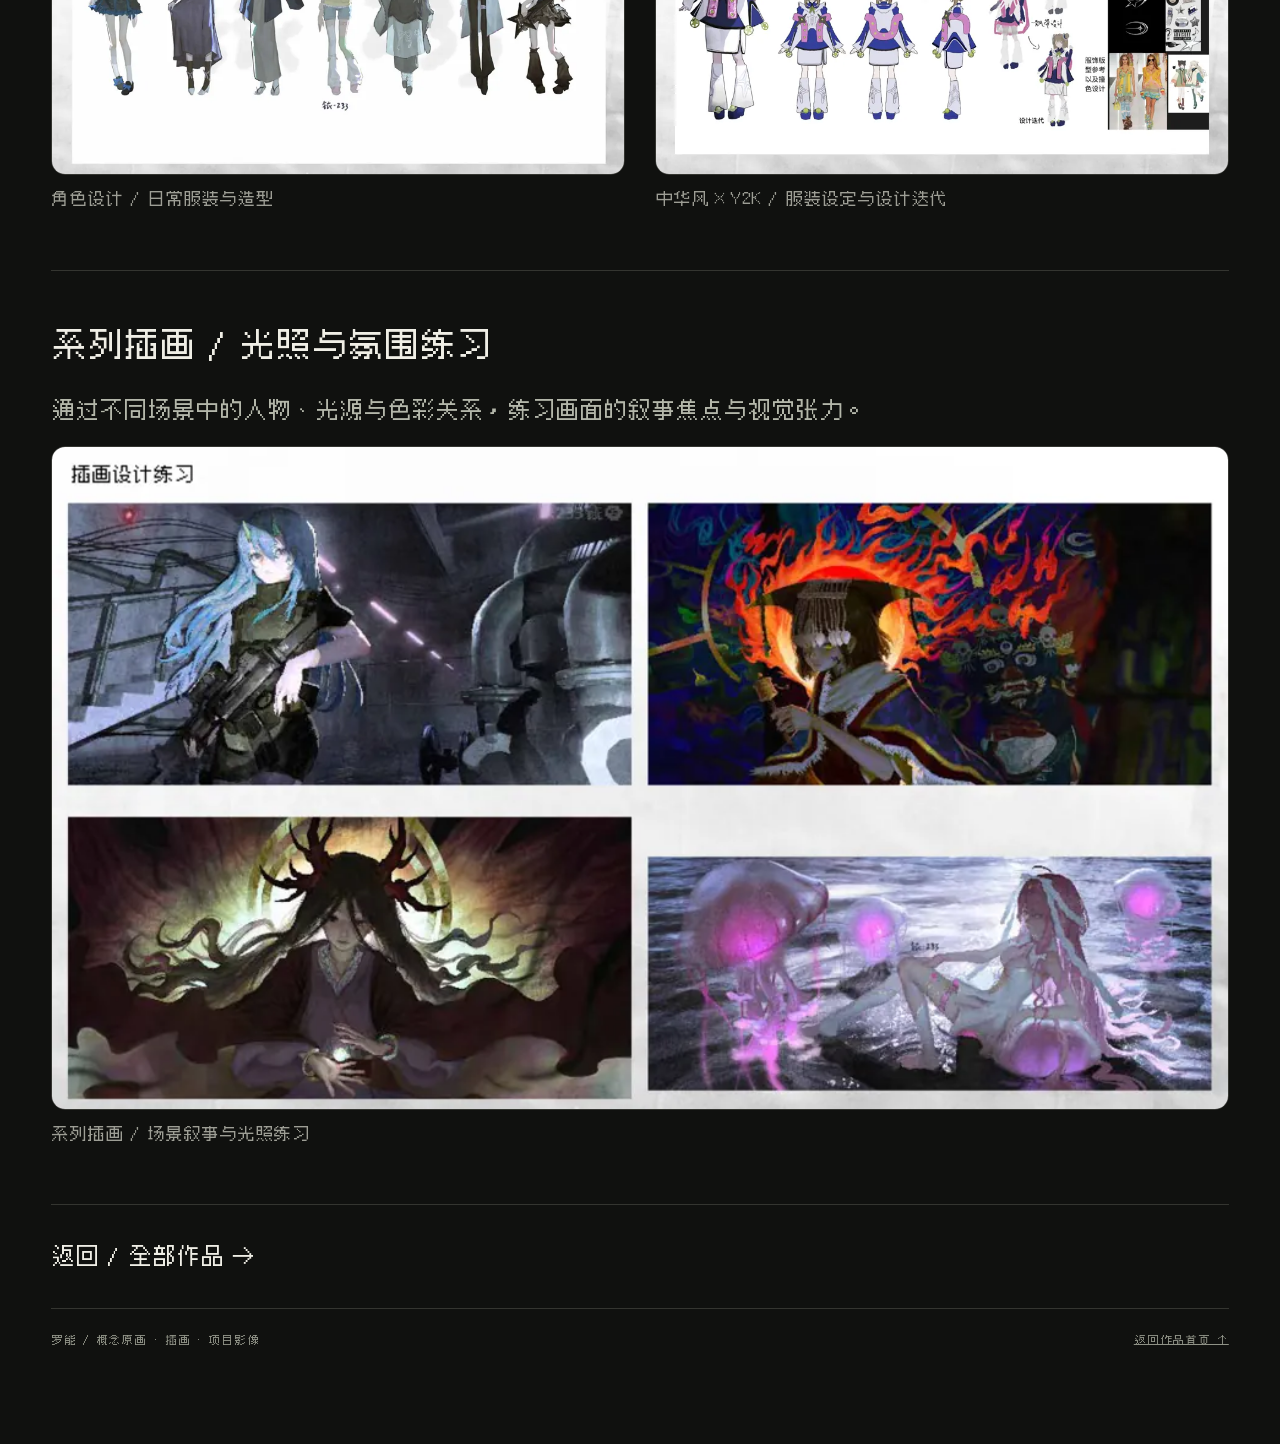
<file: docs/practice.html>
<!doctype html><html lang="zh-CN"><head><meta charset="utf-8"><meta name="viewport" content="width=device-width,initial-scale=1"><meta name="theme-color" content="#10110f"><title>个人练习 · 插画与角色设计 | 罗能作品展示</title><meta name="description" content="罗能个人练习作品：唱片店、走廊与异空间插画，以及角色设定、中华风与Y2K服装设计和系列插画。"><link rel="preload" href="assets/fonts/Cubic11-portfolio.woff2?v=20261028-ggac-nomination" as="font" type="font/woff2" crossorigin><link rel="stylesheet" href="assets/site.css?v=20261028-ggac-nomination"><link rel="stylesheet" href="assets/motion.css?v=20261023-fast11"></head><body><button type="button" id="nav-toggle" class="nav-toggle" aria-controls="site-sidebar" aria-expanded="false"><svg viewBox="0 0 20 20" aria-hidden="true"><path d="M3 5h14M3 10h14M3 15h14"/></svg><span>目录</span></button><button type="button" id="nav-scrim" class="nav-scrim" aria-label="关闭作品目录" tabindex="-1"></button><aside id="site-sidebar" class="site-sidebar" aria-label="作品目录"><div class="sidebar-top"><span>作品目录</span><button type="button" id="nav-close" class="nav-close" aria-label="关闭作品目录">关闭 X</button></div><nav aria-label="侧边作品导航"><a href="index.html">全部作品</a><a href="horror.html">01 / 惊悚乐园</a><a href="hirata.html">02 / 平田的世界</a><a href="peace.html">03 / 和平精英</a><a href="distortion.html">04 / 失真地</a><a href="practice.html" aria-current="page">05 / 个人练习</a></nav><p class="sidebar-note">罗能 / 作品展示<br>概念原画 · 插画 · 项目影像</p></aside><div class="wrap"><header><a class="identity" href="index.html" style="text-decoration:none"><span class="monogram" aria-hidden="true">LN</span><span>罗能 · 作品展示</span></a><span class="header-current">个人练习</span></header><main><section class="intro"><div><p class="eyebrow">PERSONAL PRACTICE / ILLUSTRATION & CHARACTER DESIGN</p><h1>个人练习<span>插画与角色设计</span></h1></div><p>罗能 / 个人创作<br>氛围叙事 · 形态与服装探索</p></section><nav class="toc" aria-label="本页目录"><a href="#illustrations">插画设计</a><a href="#characters">角色设计</a><a href="#series">系列插画</a></nav><section id="illustrations" class="content-section"><div class="facts"><span>插画设计练习</span><span>唱片店 · 走廊 · 异空间</span></div><h2>在熟悉的场所中制造异样</h2><p>以人物、飞鸟与日常空间构成叙事画面，通过冷色光照、纵深透视和漂浮物，探索现实与异空间交叠的氛围。</p><div class="gallery illustration-grid"><figure class="wide-art"><button type="button" data-image="assets/practice/record-store-view.webp" data-label="唱片店 / 插画设计" aria-label="放大查看：唱片店 / 插画设计"><img decoding="async" src="assets/practice/record-store-thumb.webp" alt="唱片店 / 插画设计" width="3000" height="1500" loading="lazy"></button><figcaption>唱片店 / 插画设计</figcaption></figure><figure class="portrait-art"><button type="button" data-image="assets/practice/corridor-view.webp" data-label="走廊 / 插画设计" aria-label="放大查看：走廊 / 插画设计"><img decoding="async" src="assets/practice/corridor-thumb.webp" alt="走廊 / 插画设计" width="1671" height="3000" loading="lazy"></button><figcaption>走廊 / 插画设计</figcaption></figure><figure class="wide-art"><button type="button" data-image="assets/practice/other-space-view.webp" data-label="异空间 / 插画设计" aria-label="放大查看：异空间 / 插画设计"><img decoding="async" src="assets/practice/other-space-thumb.webp" alt="异空间 / 插画设计" width="3000" height="1671" loading="lazy"></button><figcaption>异空间 / 插画设计</figcaption></figure></div></section><section id="characters" class="content-section"><h2>角色设计 / 从轮廓到细节</h2><p>结合人物形态、服装剪裁、配色与道具，记录不同方向的设计练习与迭代。其中中华风与 Y2K 的服装练习，展示了主题参考、三视图与造型推演。</p><div class="gallery"><figure class=""><button type="button" data-image="assets/practice/practice-50-view.webp" data-label="角色设计 / 红黑配色与形态探索" aria-label="放大查看：角色设计 / 红黑配色与形态探索"><img decoding="async" src="assets/practice/practice-50-thumb.webp" alt="角色设计 / 红黑配色与形态探索" width="1920" height="1080" loading="lazy"></button><figcaption>角色设计 / 红黑配色与形态探索</figcaption></figure><figure class=""><button type="button" data-image="assets/practice/practice-51-view.webp" data-label="角色设计 / 服装、结构与细节" aria-label="放大查看：角色设计 / 服装、结构与细节"><img decoding="async" src="assets/practice/practice-51-thumb.webp" alt="角色设计 / 服装、结构与细节" width="1920" height="1080" loading="lazy"></button><figcaption>角色设计 / 服装、结构与细节</figcaption></figure><figure class=""><button type="button" data-image="assets/practice/practice-52-view.webp" data-label="角色设计 / 玄风与紫绿色视觉元素" aria-label="放大查看：角色设计 / 玄风与紫绿色视觉元素"><img decoding="async" src="assets/practice/practice-52-thumb.webp" alt="角色设计 / 玄风与紫绿色视觉元素" width="1920" height="1080" loading="lazy"></button><figcaption>角色设计 / 玄风与紫绿色视觉元素</figcaption></figure><figure class=""><button type="button" data-image="assets/practice/practice-53-view.webp" data-label="角色设计 / 光环与环形元素" aria-label="放大查看：角色设计 / 光环与环形元素"><img decoding="async" src="assets/practice/practice-53-thumb.webp" alt="角色设计 / 光环与环形元素" width="1920" height="1080" loading="lazy"></button><figcaption>角色设计 / 光环与环形元素</figcaption></figure><figure class=""><button type="button" data-image="assets/practice/practice-54-view.webp" data-label="角色设计 / 异化生物形态" aria-label="放大查看：角色设计 / 异化生物形态"><img decoding="async" src="assets/practice/practice-54-thumb.webp" alt="角色设计 / 异化生物形态" width="1920" height="1080" loading="lazy"></button><figcaption>角色设计 / 异化生物形态</figcaption></figure><figure class=""><button type="button" data-image="assets/practice/practice-55-view.webp" data-label="角色设计 / 人物与配饰探索" aria-label="放大查看：角色设计 / 人物与配饰探索"><img decoding="async" src="assets/practice/practice-55-thumb.webp" alt="角色设计 / 人物与配饰探索" width="1920" height="1080" loading="lazy"></button><figcaption>角色设计 / 人物与配饰探索</figcaption></figure><figure class=""><button type="button" data-image="assets/practice/practice-56-view.webp" data-label="角色设计 / 日常服装与造型" aria-label="放大查看：角色设计 / 日常服装与造型"><img decoding="async" src="assets/practice/practice-56-thumb.webp" alt="角色设计 / 日常服装与造型" width="1920" height="1080" loading="lazy"></button><figcaption>角色设计 / 日常服装与造型</figcaption></figure><figure class=""><button type="button" data-image="assets/practice/practice-57-view.webp" data-label="中华风 × Y2K / 服装设定与设计迭代" aria-label="放大查看：中华风 × Y2K / 服装设定与设计迭代"><img decoding="async" src="assets/practice/practice-57-thumb.webp" alt="中华风 × Y2K / 服装设定与设计迭代" width="1920" height="1080" loading="lazy"></button><figcaption>中华风 × Y2K / 服装设定与设计迭代</figcaption></figure></div></section><section id="series" class="content-section"><h2>系列插画 / 光照与氛围练习</h2><p>通过不同场景中的人物、光源与色彩关系，练习画面的叙事焦点与视觉张力。</p><div class="gallery single-sheet"><figure class=""><button type="button" data-image="assets/practice/practice-58-view.webp" data-label="系列插画 / 场景叙事与光照练习" aria-label="放大查看：系列插画 / 场景叙事与光照练习"><img decoding="async" src="assets/practice/practice-58-thumb.webp" alt="系列插画 / 场景叙事与光照练习" width="1920" height="1080" loading="lazy"></button><figcaption>系列插画 / 场景叙事与光照练习</figcaption></figure></div></section><a class="next-project" href="index.html">返回 / 全部作品 →</a></main><footer><span>罗能 / 概念原画 · 插画 · 项目影像</span><a href="index.html">返回作品首页 ↑</a></footer></div><script src="assets/gallery.js"></script><script src="assets/navigation.js?v=20261023-fast11"></script><script src="assets/motion.js?v=20261023-fast11"></script><script src="assets/switcher.js?v=20261023-fast11"></script></body></html>
</file>
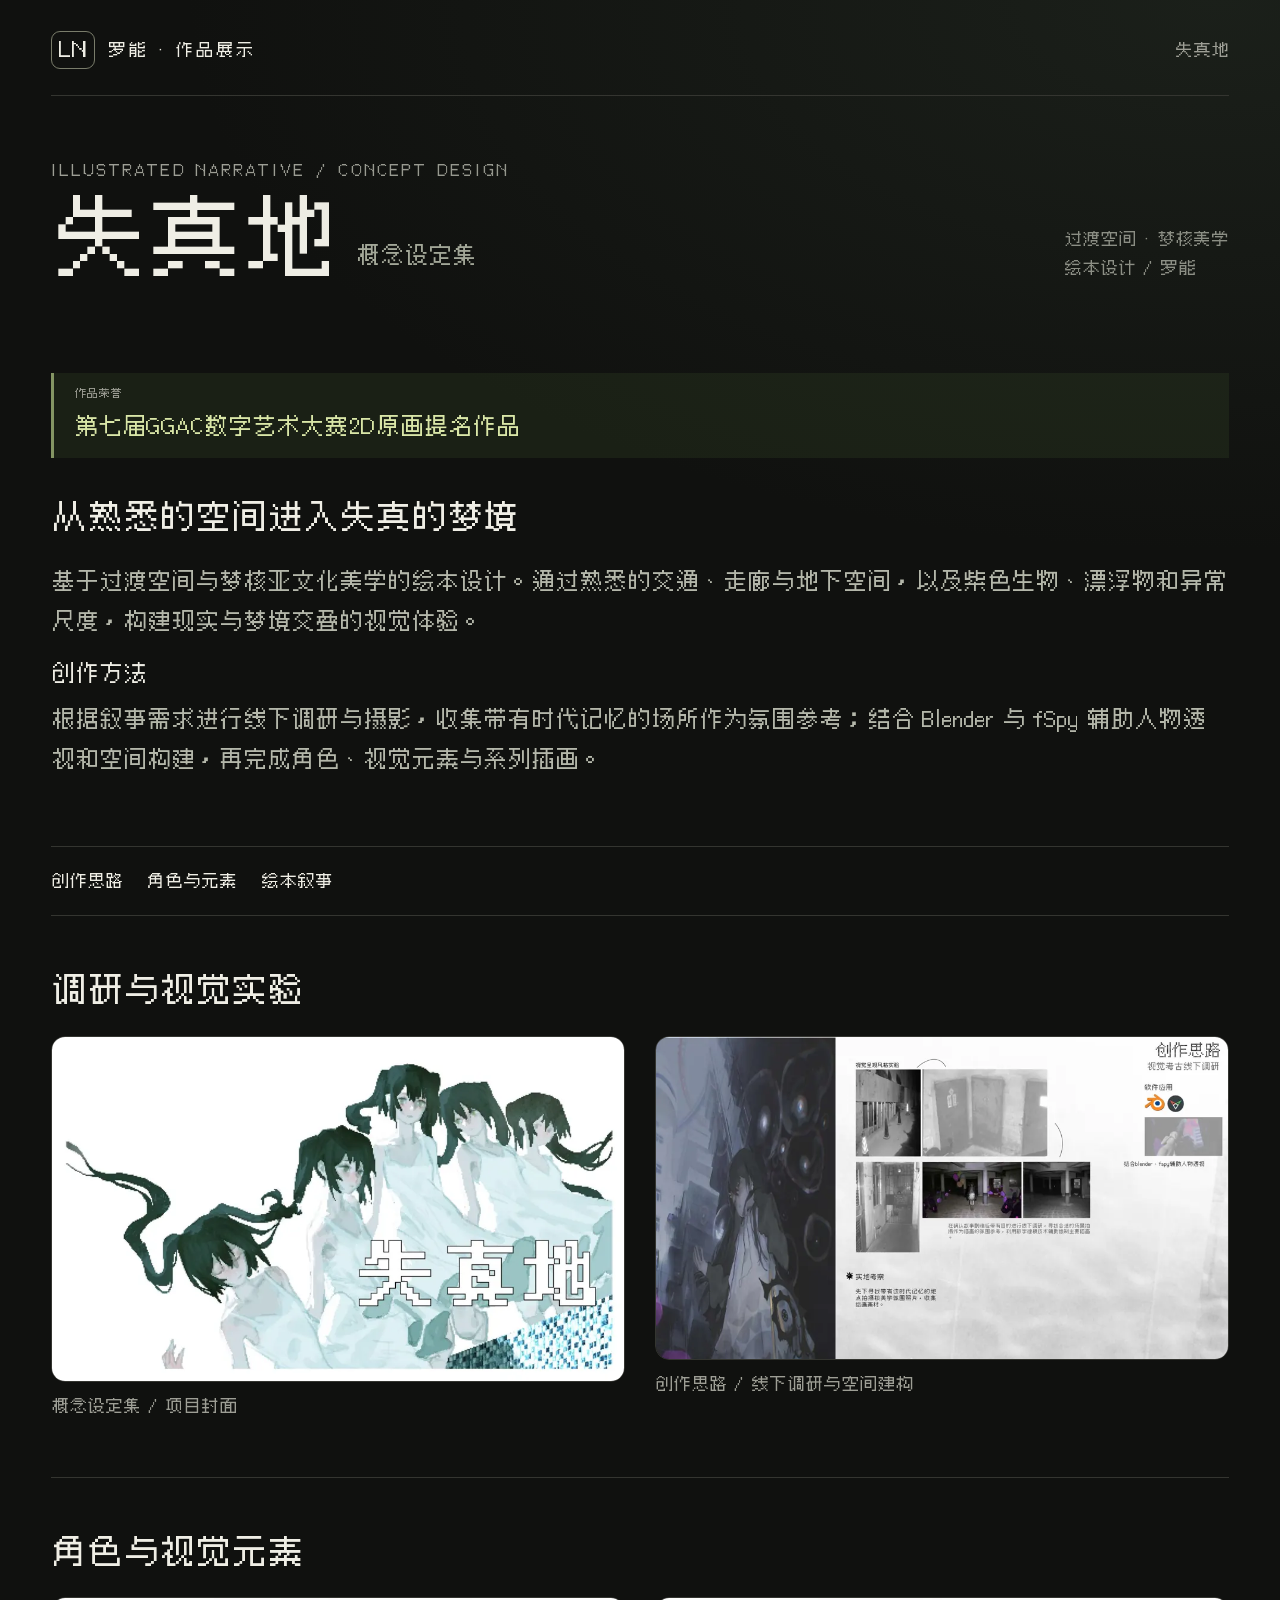
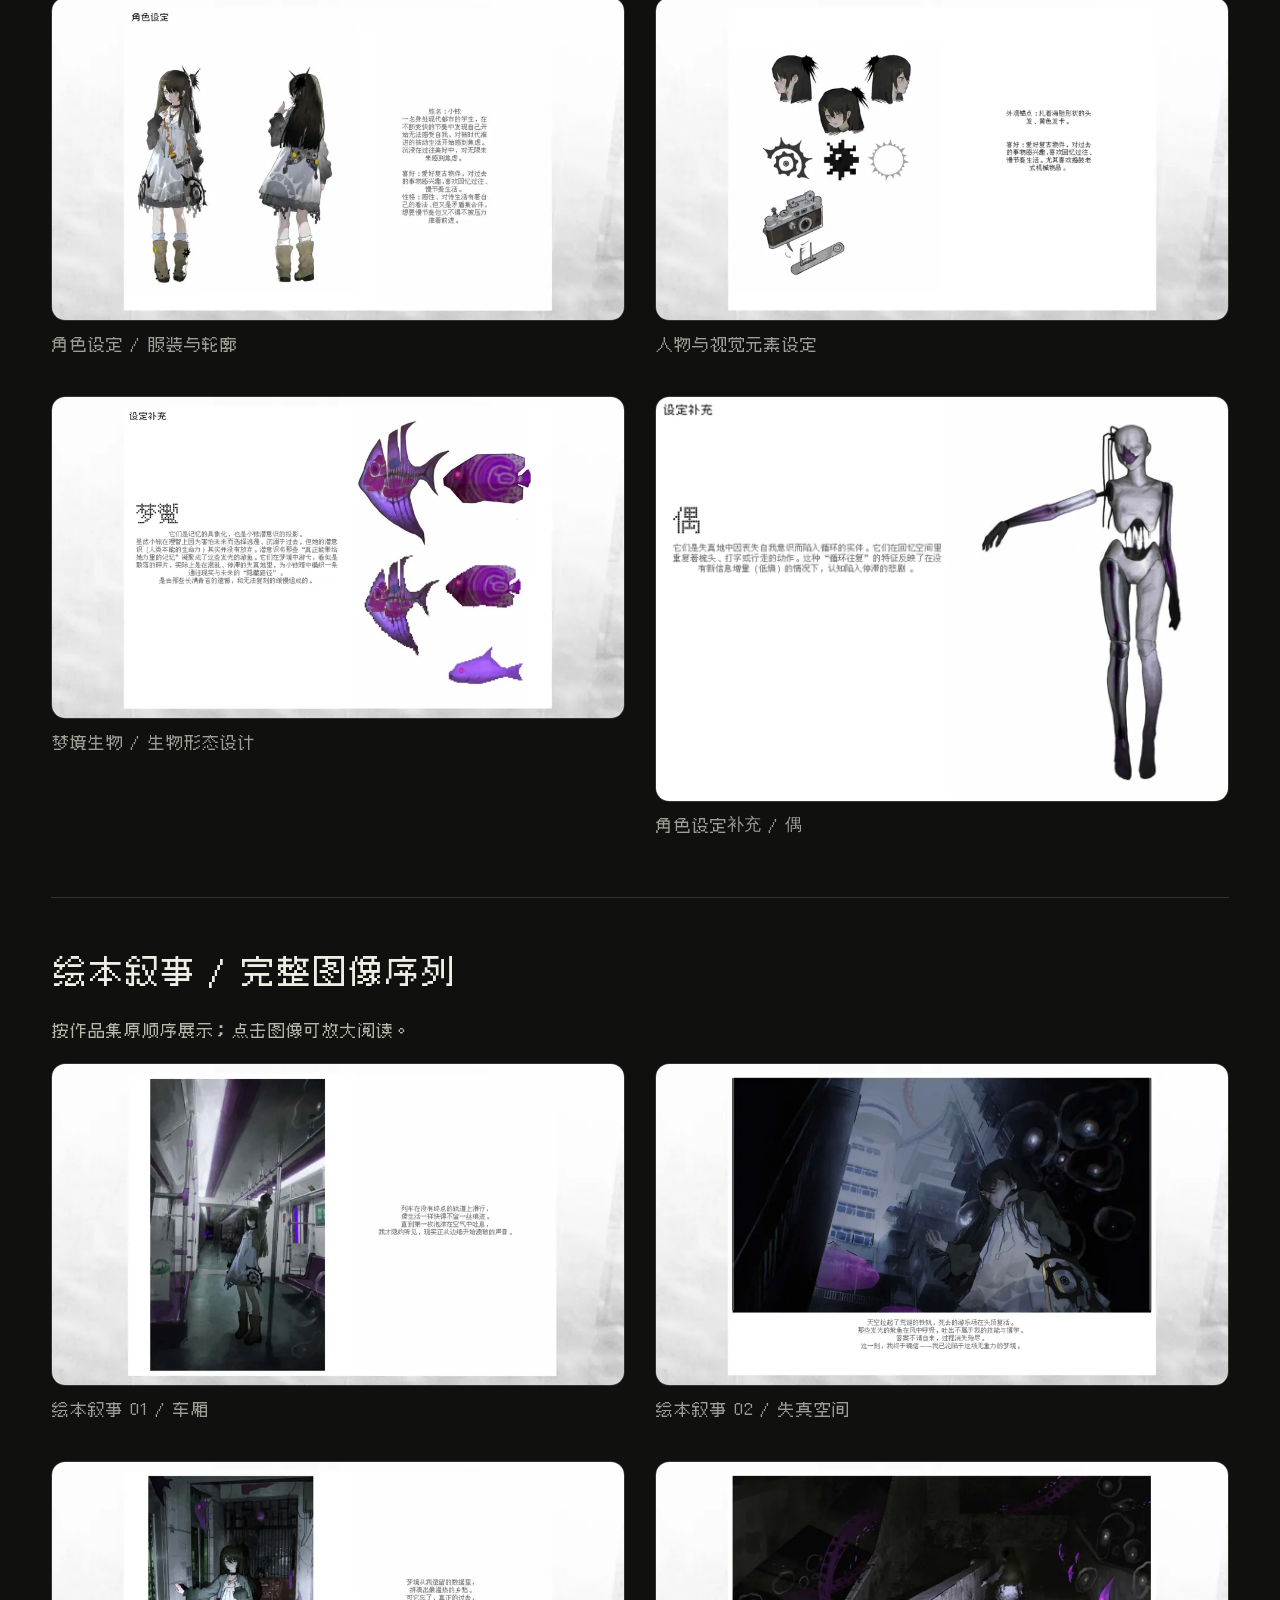
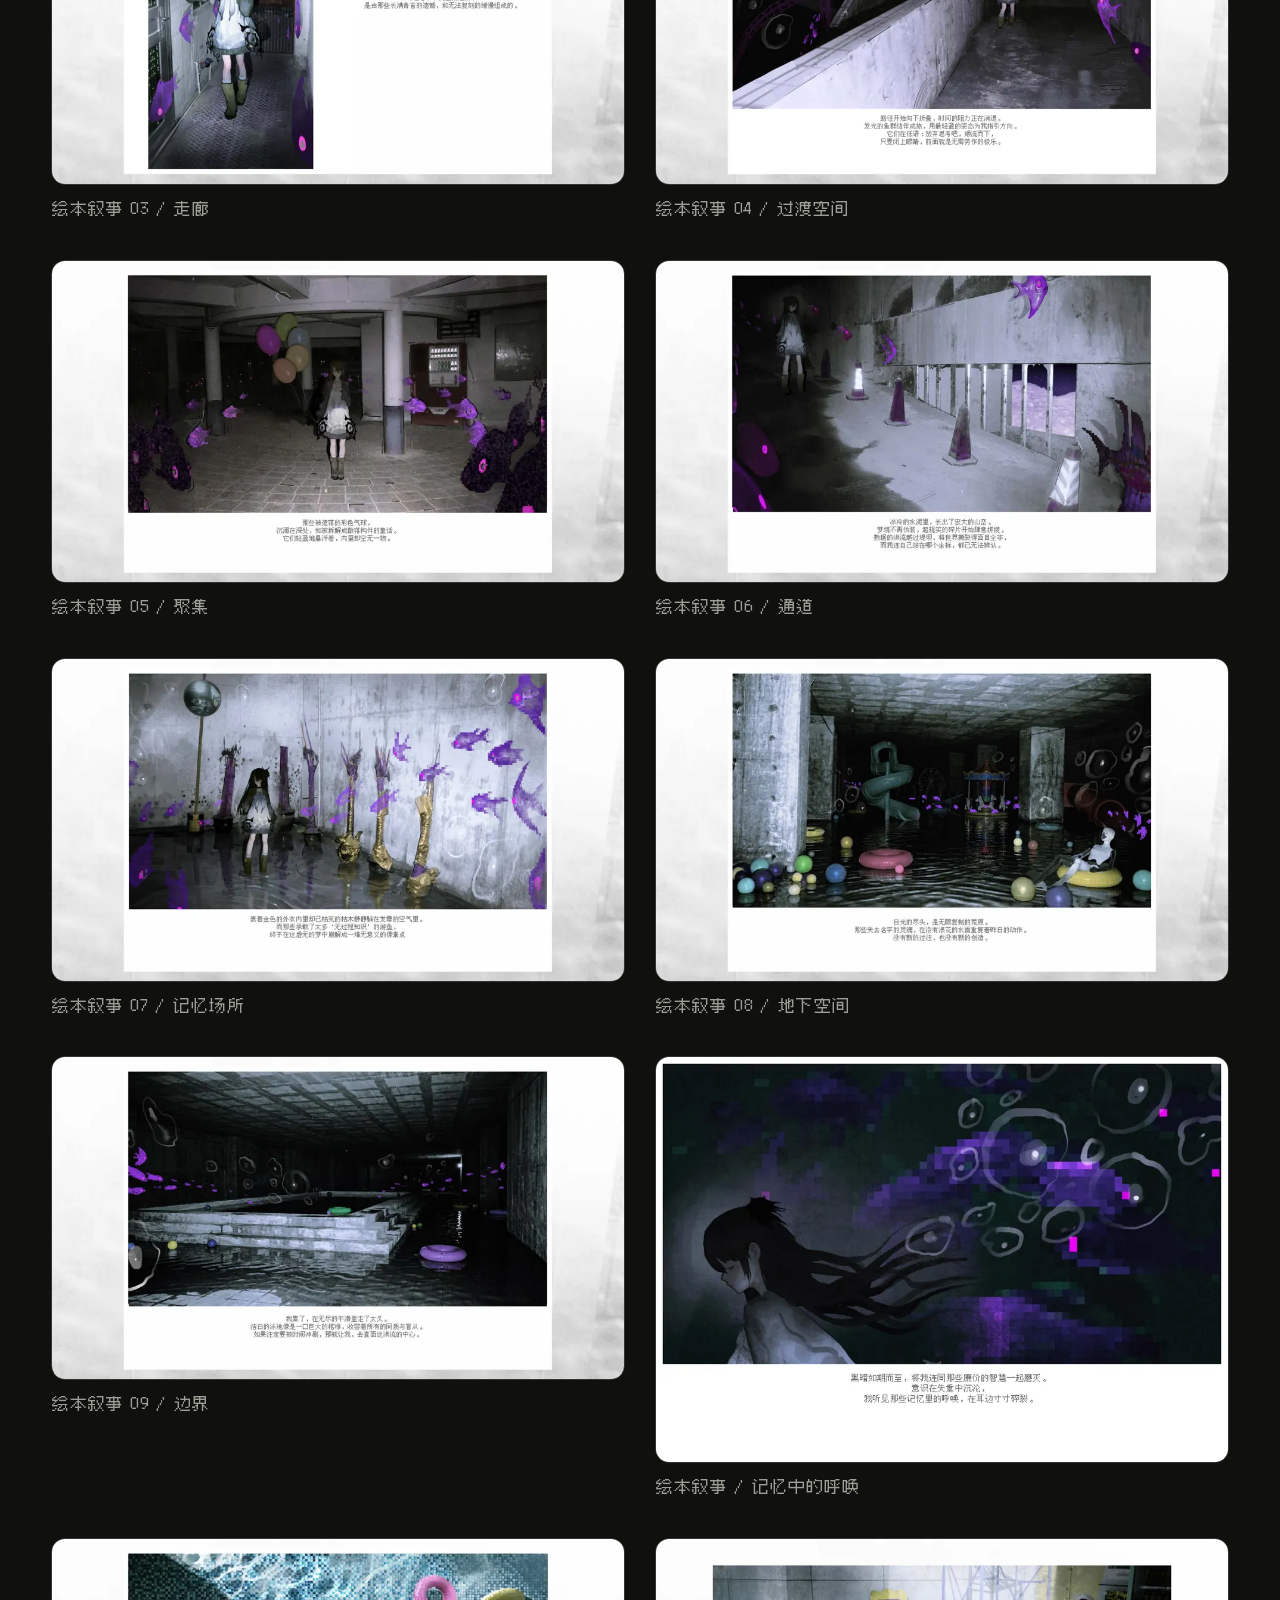
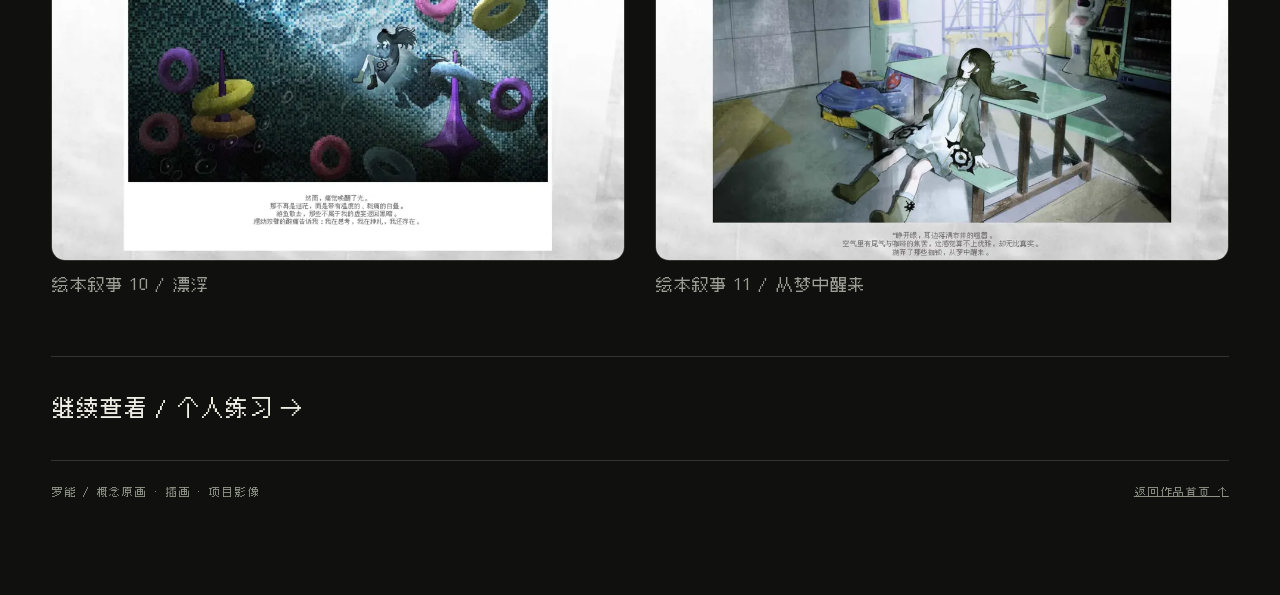
<file: docs/assets/previews/distortion.html>
<!doctype html><html lang="zh-CN"><head><base href="../../"><meta charset="utf-8"><meta name="viewport" content="width=device-width,initial-scale=1"><meta name="theme-color" content="#10110f"><title>失真地 · 概念设定集 | 罗能作品展示</title><meta name="description" content="基于过渡空间与梦核亚文化美学的绘本设计，展示调研、角色设定与完整绘本叙事；第七届GGAC数字艺术大赛2D原画提名作品。"><link rel="preload" href="assets/fonts/Cubic11-portfolio.woff2?v=20261028-ggac-nomination" as="font" type="font/woff2" crossorigin><link rel="stylesheet" href="assets/site.css?v=20261028-ggac-nomination"><link rel="stylesheet" href="assets/motion.css?v=20261023-fast11"><style>html{scrollbar-width:none}::-webkit-scrollbar{display:none}body{pointer-events:none}.play-cover{display:none}.nav-toggle{display:none}*{animation:none!important;transition:none!important}</style></head><body><button type="button" id="nav-toggle" class="nav-toggle" aria-controls="site-sidebar" aria-expanded="false"><svg viewBox="0 0 20 20" aria-hidden="true"><path d="M3 5h14M3 10h14M3 15h14"/></svg><span>目录</span></button><button type="button" id="nav-scrim" class="nav-scrim" aria-label="关闭作品目录" tabindex="-1"></button><aside id="site-sidebar" class="site-sidebar" aria-label="作品目录"><div class="sidebar-top"><span>作品目录</span><button type="button" id="nav-close" class="nav-close" aria-label="关闭作品目录">关闭 X</button></div><nav aria-label="侧边作品导航"><a href="index.html">全部作品</a><a href="horror.html">01 / 惊悚乐园</a><a href="hirata.html">02 / 平田的世界</a><a href="peace.html">03 / 和平精英</a><a href="distortion.html" aria-current="page">04 / 失真地</a><a href="practice.html">05 / 个人练习</a></nav><p class="sidebar-note">罗能 / 作品展示<br>概念原画 · 插画 · 项目影像</p></aside><div class="wrap"><header><a class="identity" href="index.html" style="text-decoration:none"><span class="monogram" aria-hidden="true">LN</span><span>罗能 · 作品展示</span></a><span class="header-current">失真地</span></header><main><section class="intro"><div><p class="eyebrow">ILLUSTRATED NARRATIVE / CONCEPT DESIGN</p><h1>失真地<span>概念设定集</span></h1></div><p>过渡空间 · 梦核美学<br>绘本设计 / 罗能</p></section><section class="content-section"><p class="project-honor"><span>作品荣誉</span>第七届GGAC数字艺术大赛2D原画提名作品</p><h2>从熟悉的空间进入失真的梦境</h2><p>基于过渡空间与梦核亚文化美学的绘本设计。通过熟悉的交通、走廊与地下空间，以及紫色生物、漂浮物和异常尺度，构建现实与梦境交叠的视觉体验。</p><h3>创作方法</h3><p>根据叙事需求进行线下调研与摄影，收集带有时代记忆的场所作为氛围参考；结合 Blender 与 fSpy 辅助人物透视和空间构建，再完成角色、视觉元素与系列插画。</p></section><nav class="toc" aria-label="本页目录"><a href="#process">创作思路</a><a href="#settings">角色与元素</a><a href="#narrative">绘本叙事</a></nav><section id="process" class="content-section"><h2>调研与视觉实验</h2><div class="gallery"><figure><button type="button" data-image="assets/distortion-cover-view.webp" data-label="概念设定集 / 项目封面" aria-label="放大查看：概念设定集 / 项目封面"><img decoding="async" loading="lazy" src="assets/distortion-cover-thumb.webp" alt="概念设定集 / 项目封面" width="1920" height="1080"></button><figcaption>概念设定集 / 项目封面</figcaption></figure><figure><button type="button" data-image="assets/portfolio/distortion-02-view.webp" data-label="创作思路 / 线下调研与空间建构" aria-label="放大查看：创作思路 / 线下调研与空间建构"><img decoding="async" loading="lazy" src="assets/portfolio/distortion-02-thumb.webp" alt="创作思路 / 线下调研与空间建构" width="1920" height="1080"></button><figcaption>创作思路 / 线下调研与空间建构</figcaption></figure></div></section><section id="settings" class="content-section"><h2>角色与视觉元素</h2><div class="gallery"><figure><button type="button" data-image="assets/portfolio/distortion-03-view.webp" data-label="角色设定 / 服装与轮廓" aria-label="放大查看：角色设定 / 服装与轮廓"><img decoding="async" loading="lazy" src="assets/portfolio/distortion-03-thumb.webp" alt="角色设定 / 服装与轮廓" width="1920" height="1080"></button><figcaption>角色设定 / 服装与轮廓</figcaption></figure><figure><button type="button" data-image="assets/portfolio/distortion-04-view.webp" data-label="人物与视觉元素设定" aria-label="放大查看：人物与视觉元素设定"><img decoding="async" loading="lazy" src="assets/portfolio/distortion-04-thumb.webp" alt="人物与视觉元素设定" width="1920" height="1080"></button><figcaption>人物与视觉元素设定</figcaption></figure><figure><button type="button" data-image="assets/portfolio/distortion-05-view.webp" data-label="梦境生物 / 生物形态设计" aria-label="放大查看：梦境生物 / 生物形态设计"><img decoding="async" loading="lazy" src="assets/portfolio/distortion-05-thumb.webp" alt="梦境生物 / 生物形态设计" width="1920" height="1080"></button><figcaption>梦境生物 / 生物形态设计</figcaption></figure><figure><button type="button" data-image="assets/portfolio/distortion-puppet-view.webp" data-label="角色设定补充 / 偶" aria-label="放大查看：角色设定补充 / 偶"><img decoding="async" loading="lazy" src="assets/portfolio/distortion-puppet-thumb.webp" alt="角色设定补充 / 偶" width="7937" height="5612"></button><figcaption>角色设定补充 / 偶</figcaption></figure></div></section><section id="narrative" class="content-section"><h2>绘本叙事 / 完整图像序列</h2><p class="gallery-note">按作品集原顺序展示；点击图像可放大阅读。</p><div class="gallery"><figure><button type="button" data-image="assets/portfolio/distortion-06-view.webp" data-label="绘本叙事 01 / 车厢" aria-label="放大查看：绘本叙事 01 / 车厢"><img decoding="async" loading="lazy" src="assets/portfolio/distortion-06-thumb.webp" alt="绘本叙事 01 / 车厢" width="1920" height="1080"></button><figcaption>绘本叙事 01 / 车厢</figcaption></figure><figure><button type="button" data-image="assets/portfolio/distortion-07-view.webp" data-label="绘本叙事 02 / 失真空间" aria-label="放大查看：绘本叙事 02 / 失真空间"><img decoding="async" loading="lazy" src="assets/portfolio/distortion-07-thumb.webp" alt="绘本叙事 02 / 失真空间" width="1920" height="1080"></button><figcaption>绘本叙事 02 / 失真空间</figcaption></figure><figure><button type="button" data-image="assets/portfolio/distortion-08-view.webp" data-label="绘本叙事 03 / 走廊" aria-label="放大查看：绘本叙事 03 / 走廊"><img decoding="async" loading="lazy" src="assets/portfolio/distortion-08-thumb.webp" alt="绘本叙事 03 / 走廊" width="1920" height="1080"></button><figcaption>绘本叙事 03 / 走廊</figcaption></figure><figure><button type="button" data-image="assets/portfolio/distortion-09-view.webp" data-label="绘本叙事 04 / 过渡空间" aria-label="放大查看：绘本叙事 04 / 过渡空间"><img decoding="async" loading="lazy" src="assets/portfolio/distortion-09-thumb.webp" alt="绘本叙事 04 / 过渡空间" width="1920" height="1080"></button><figcaption>绘本叙事 04 / 过渡空间</figcaption></figure><figure><button type="button" data-image="assets/portfolio/distortion-10-view.webp" data-label="绘本叙事 05 / 聚集" aria-label="放大查看：绘本叙事 05 / 聚集"><img decoding="async" loading="lazy" src="assets/portfolio/distortion-10-thumb.webp" alt="绘本叙事 05 / 聚集" width="1920" height="1080"></button><figcaption>绘本叙事 05 / 聚集</figcaption></figure><figure><button type="button" data-image="assets/portfolio/distortion-11-view.webp" data-label="绘本叙事 06 / 通道" aria-label="放大查看：绘本叙事 06 / 通道"><img decoding="async" loading="lazy" src="assets/portfolio/distortion-11-thumb.webp" alt="绘本叙事 06 / 通道" width="1920" height="1080"></button><figcaption>绘本叙事 06 / 通道</figcaption></figure><figure><button type="button" data-image="assets/portfolio/distortion-12-view.webp" data-label="绘本叙事 07 / 记忆场所" aria-label="放大查看：绘本叙事 07 / 记忆场所"><img decoding="async" loading="lazy" src="assets/portfolio/distortion-12-thumb.webp" alt="绘本叙事 07 / 记忆场所" width="1920" height="1080"></button><figcaption>绘本叙事 07 / 记忆场所</figcaption></figure><figure><button type="button" data-image="assets/portfolio/distortion-13-view.webp" data-label="绘本叙事 08 / 地下空间" aria-label="放大查看：绘本叙事 08 / 地下空间"><img decoding="async" loading="lazy" src="assets/portfolio/distortion-13-thumb.webp" alt="绘本叙事 08 / 地下空间" width="1920" height="1080"></button><figcaption>绘本叙事 08 / 地下空间</figcaption></figure><figure><button type="button" data-image="assets/portfolio/distortion-14-view.webp" data-label="绘本叙事 09 / 边界" aria-label="放大查看：绘本叙事 09 / 边界"><img decoding="async" loading="lazy" src="assets/portfolio/distortion-14-thumb.webp" alt="绘本叙事 09 / 边界" width="1920" height="1080"></button><figcaption>绘本叙事 09 / 边界</figcaption></figure><figure><button type="button" data-image="assets/portfolio/distortion-memory-view.webp" data-label="绘本叙事 / 记忆中的呼唤" aria-label="放大查看：绘本叙事 / 记忆中的呼唤"><img decoding="async" loading="lazy" src="assets/portfolio/distortion-memory-thumb.webp" alt="绘本叙事 / 记忆中的呼唤" width="7937" height="5612"></button><figcaption>绘本叙事 / 记忆中的呼唤</figcaption></figure><figure><button type="button" data-image="assets/portfolio/distortion-15-view.webp" data-label="绘本叙事 10 / 漂浮" aria-label="放大查看：绘本叙事 10 / 漂浮"><img decoding="async" loading="lazy" src="assets/portfolio/distortion-15-thumb.webp" alt="绘本叙事 10 / 漂浮" width="1920" height="1080"></button><figcaption>绘本叙事 10 / 漂浮</figcaption></figure><figure><button type="button" data-image="assets/portfolio/distortion-16-view.webp" data-label="绘本叙事 11 / 从梦中醒来" aria-label="放大查看：绘本叙事 11 / 从梦中醒来"><img decoding="async" loading="lazy" src="assets/portfolio/distortion-16-thumb.webp" alt="绘本叙事 11 / 从梦中醒来" width="1920" height="1080"></button><figcaption>绘本叙事 11 / 从梦中醒来</figcaption></figure></div></section><a class="next-project" href="practice.html">继续查看 / 个人练习 →</a></main><footer><span>罗能 / 概念原画 · 插画 · 项目影像</span><a href="index.html">返回作品首页 ↑</a></footer></div></body></html>
</file>
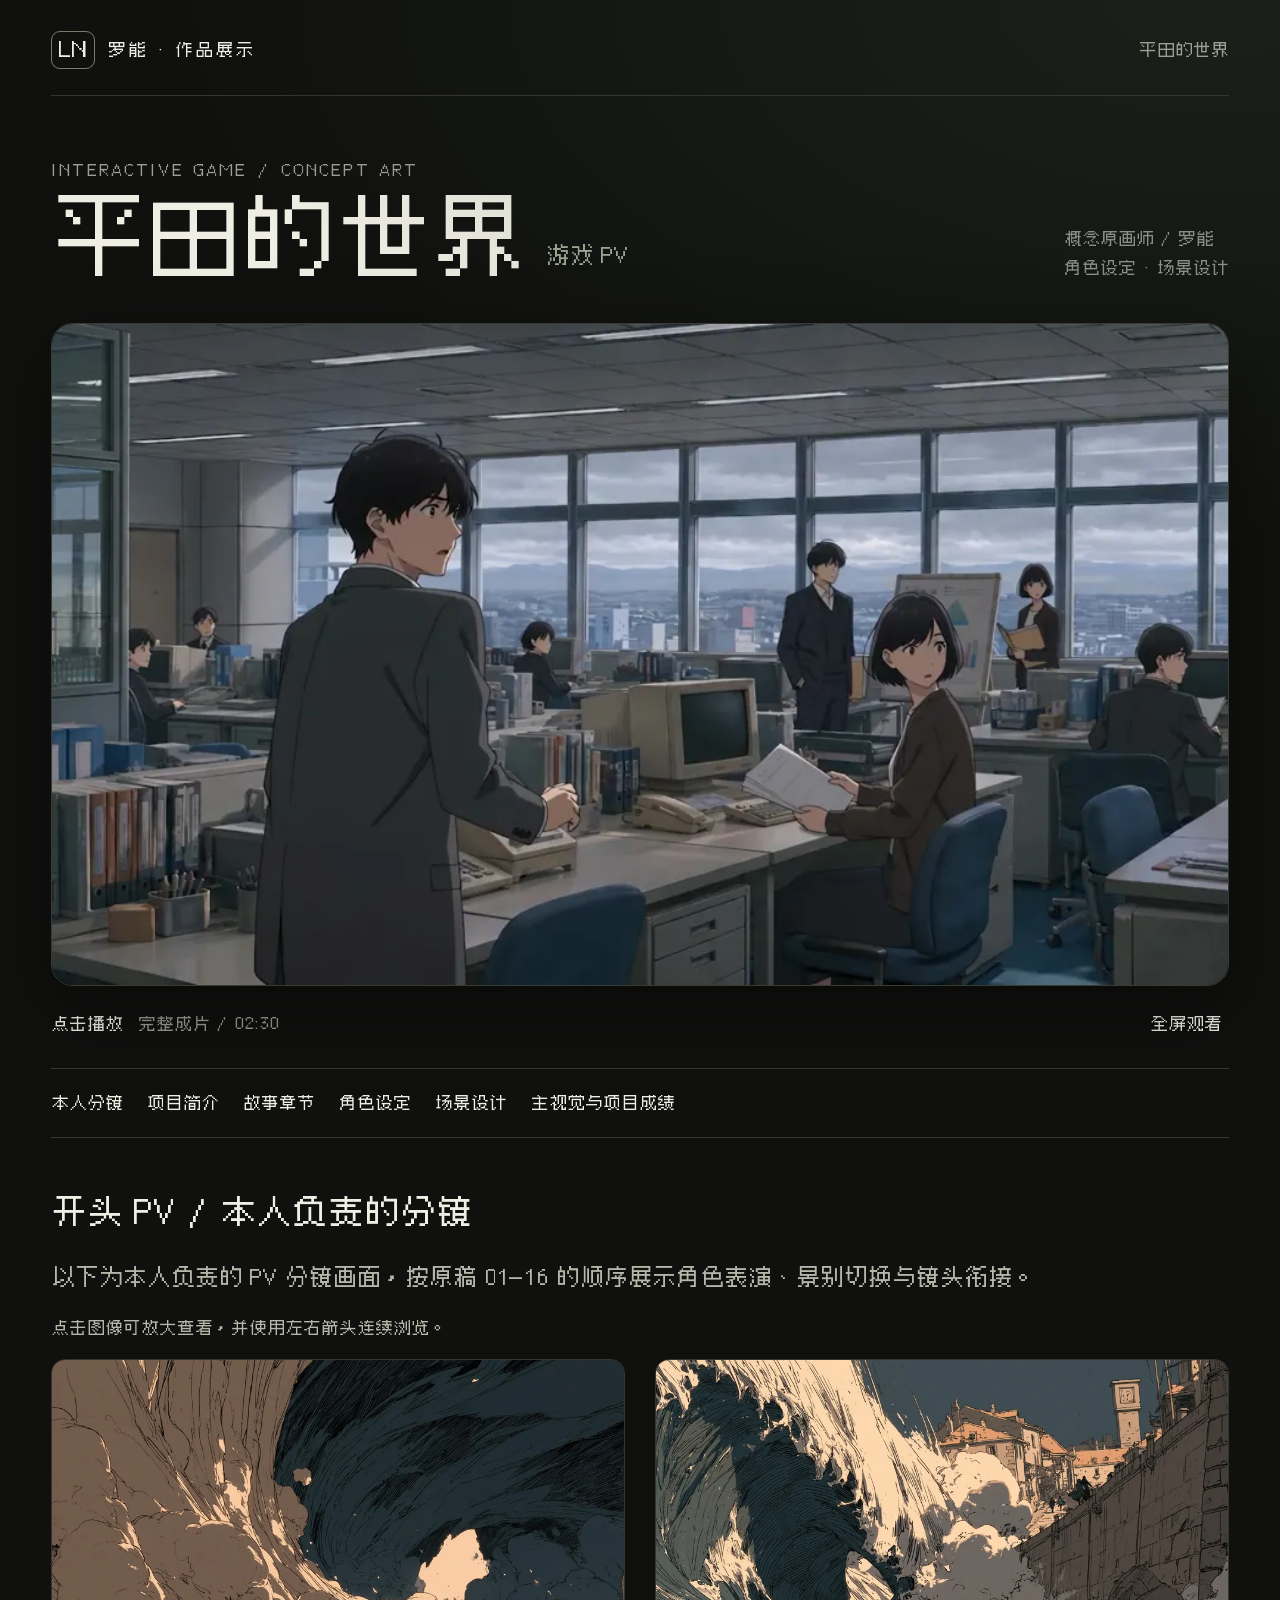
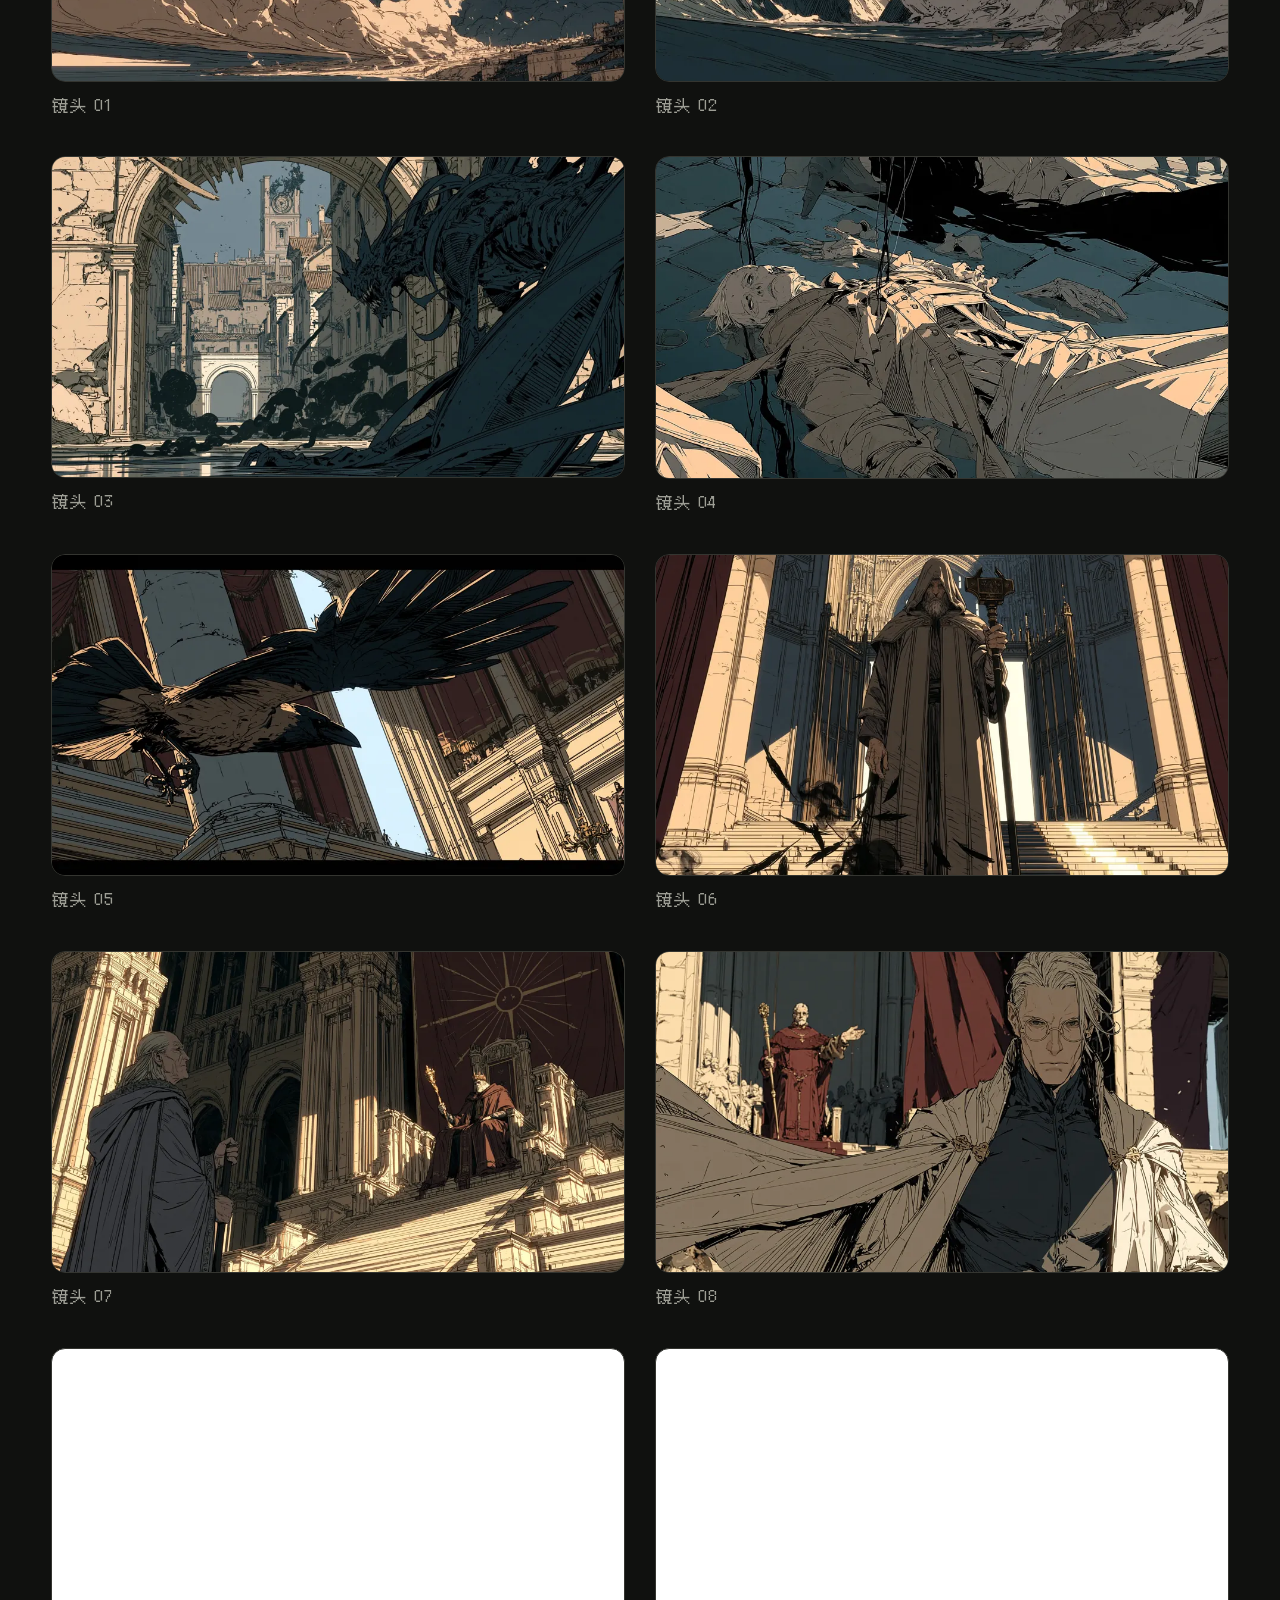
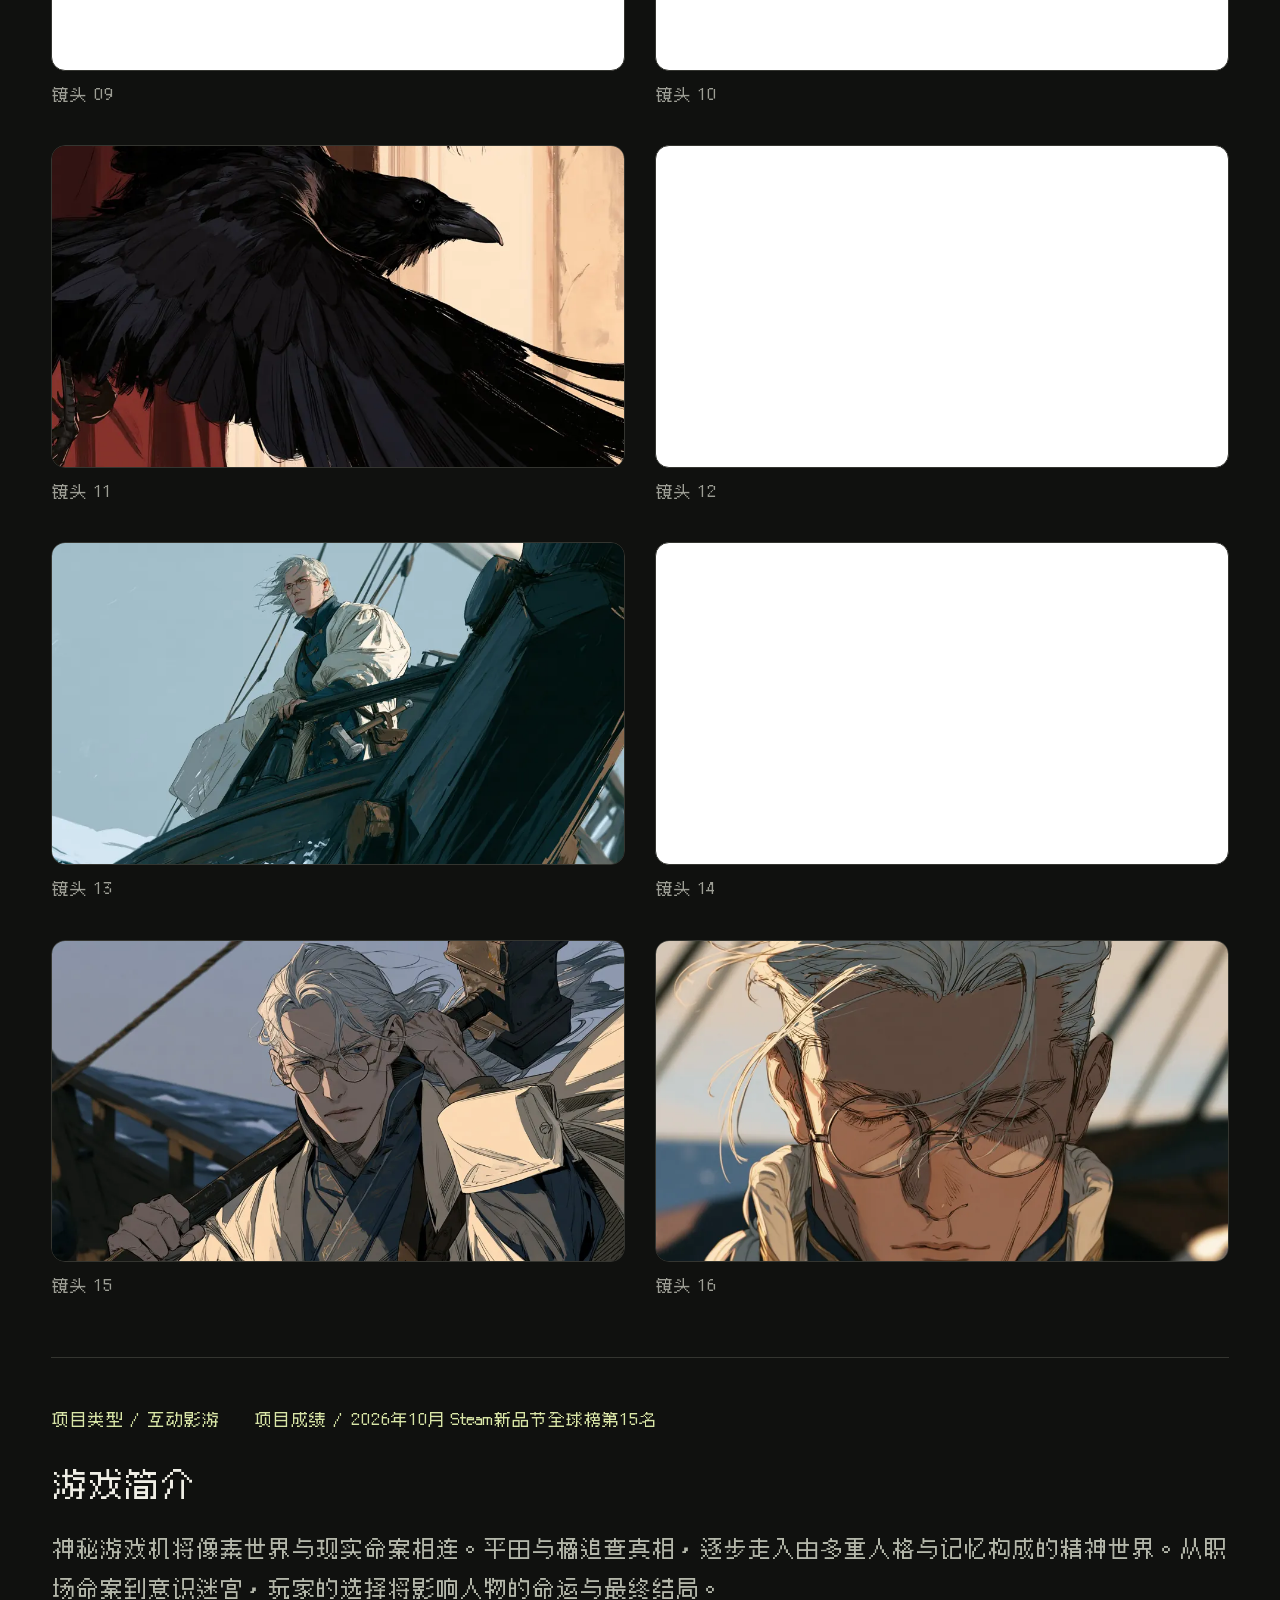
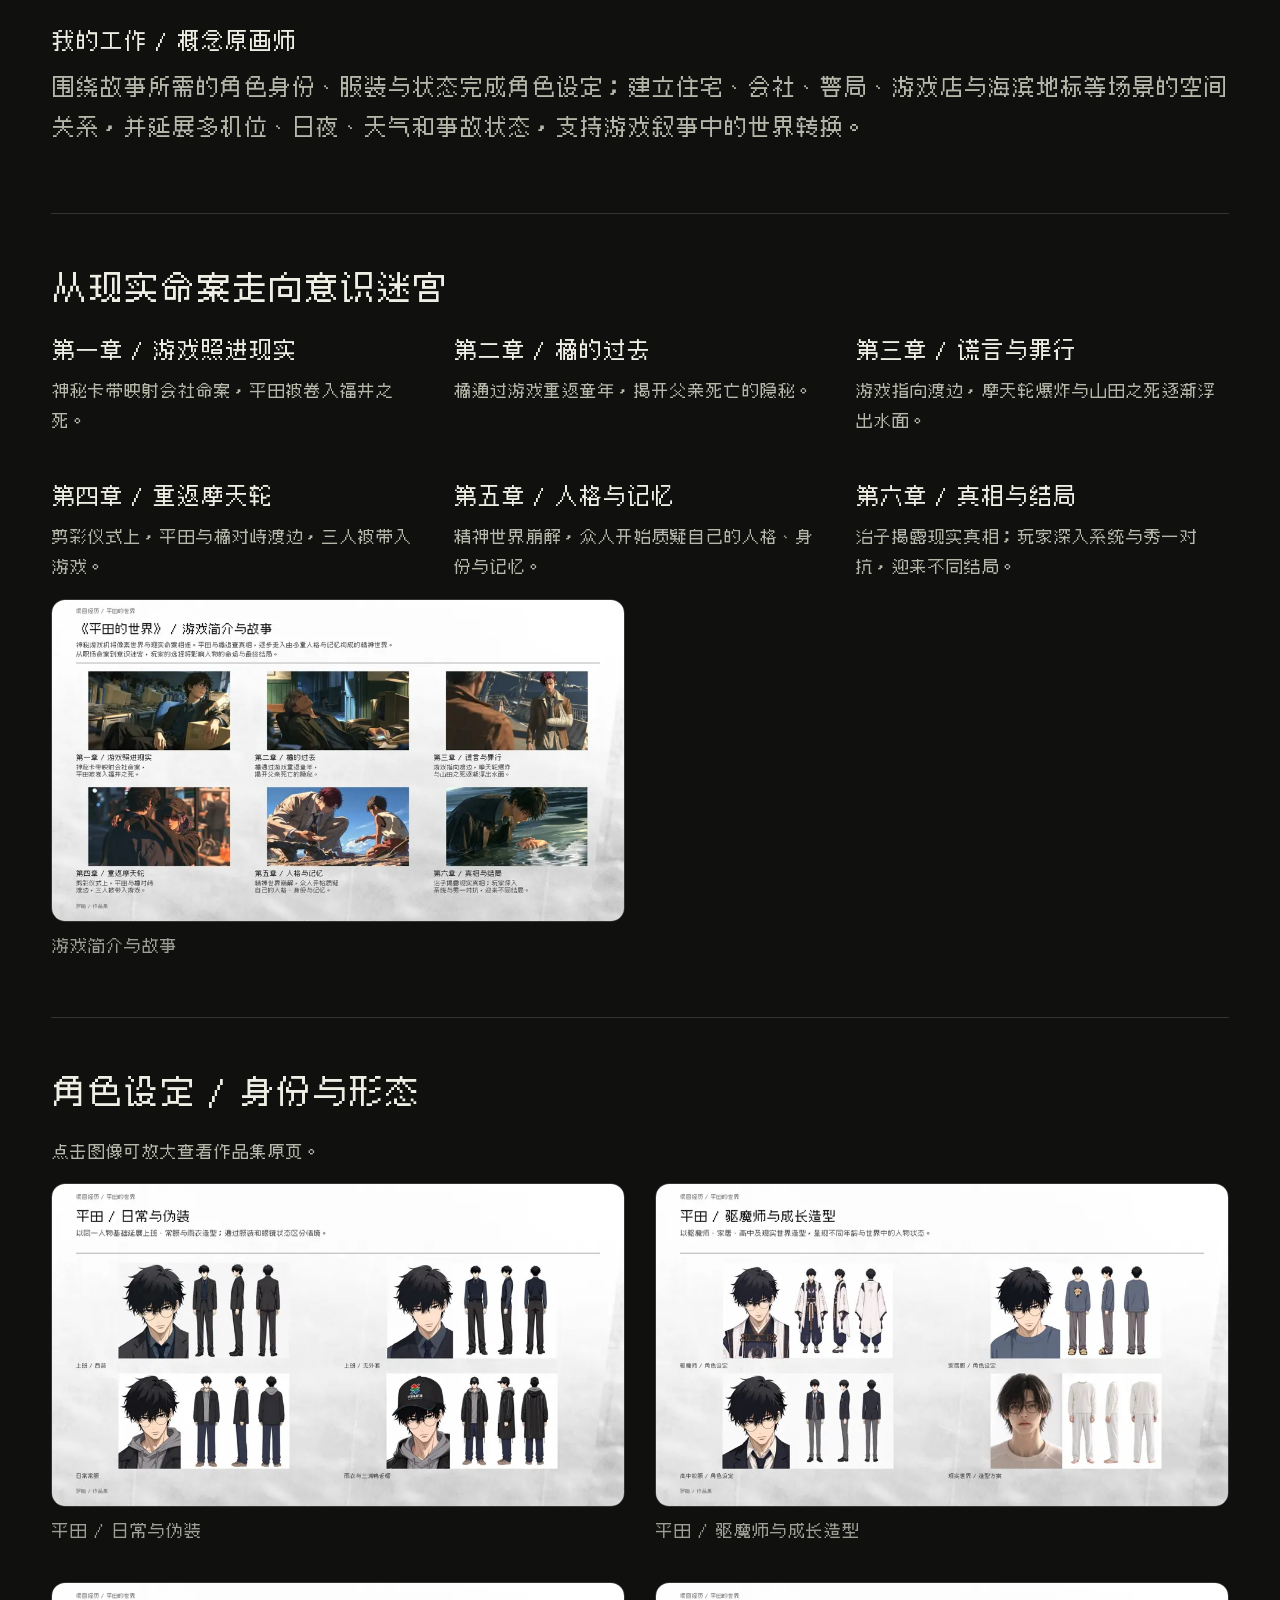
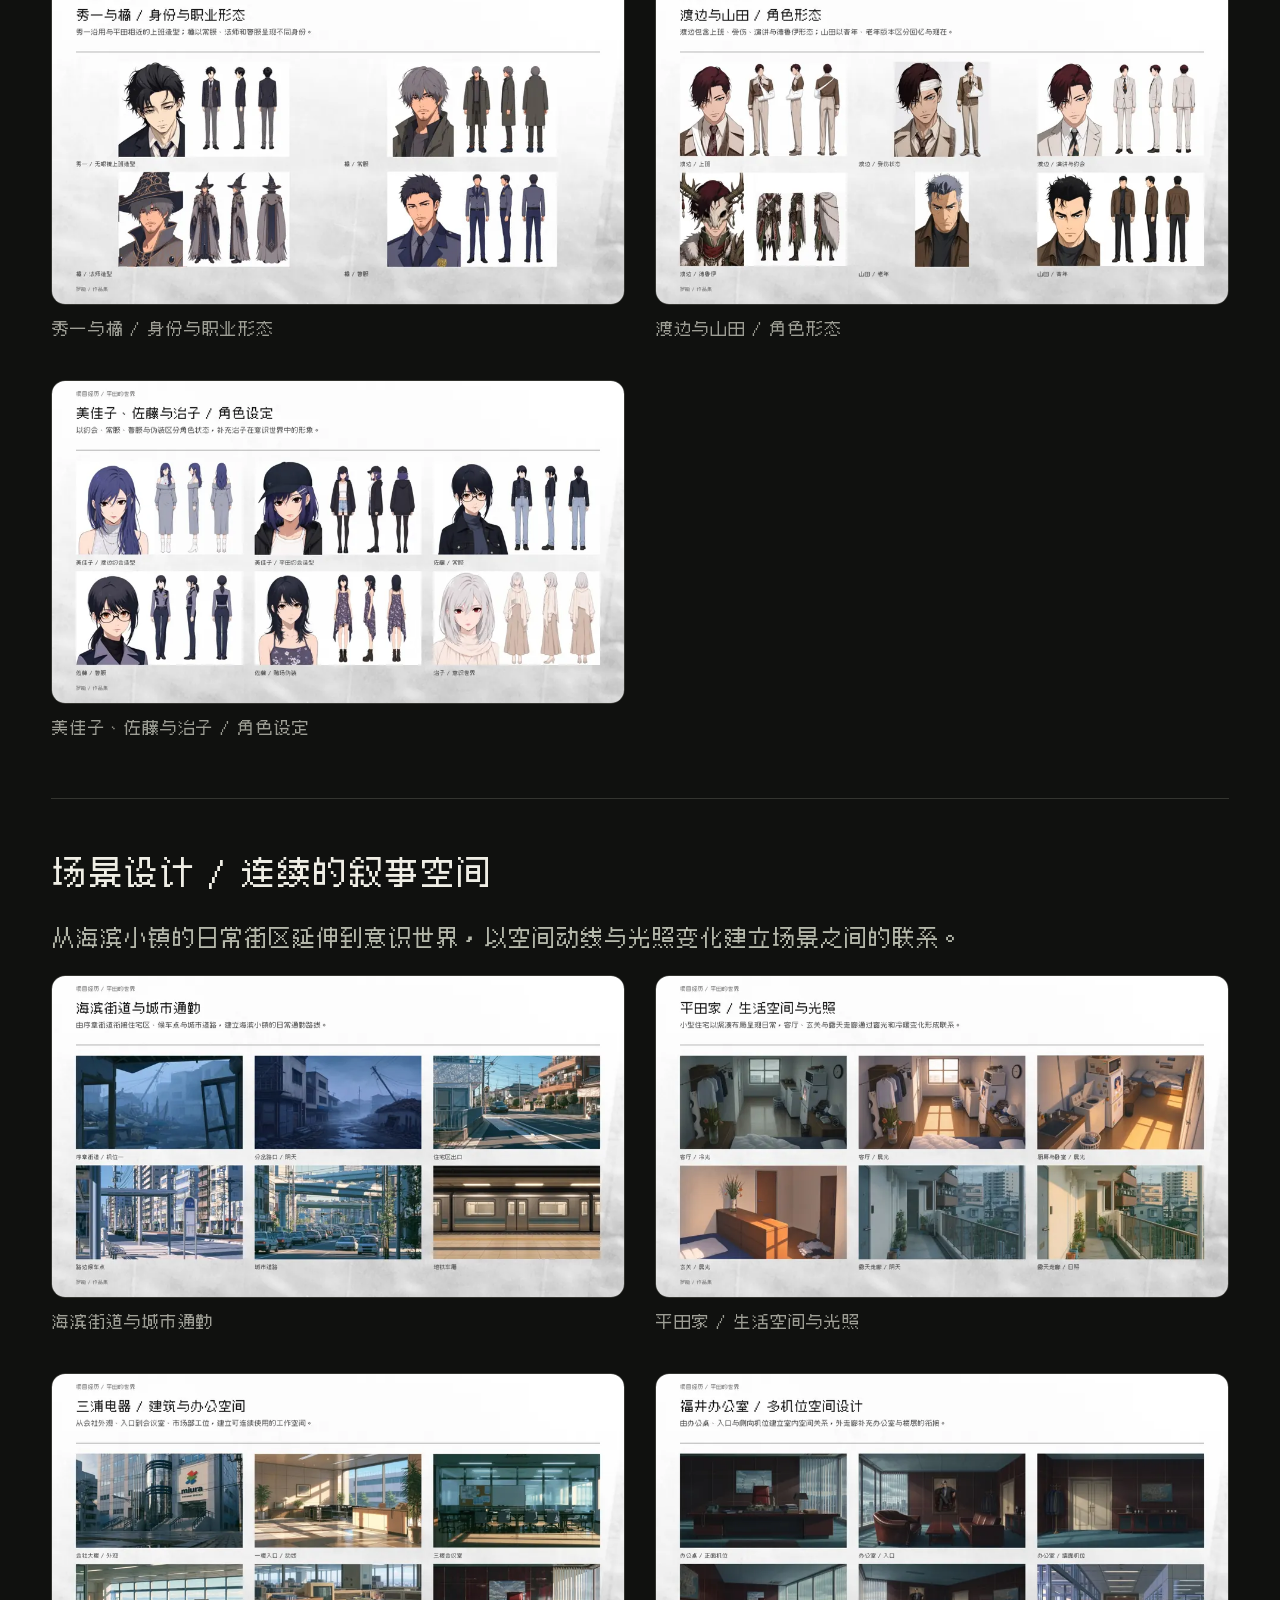
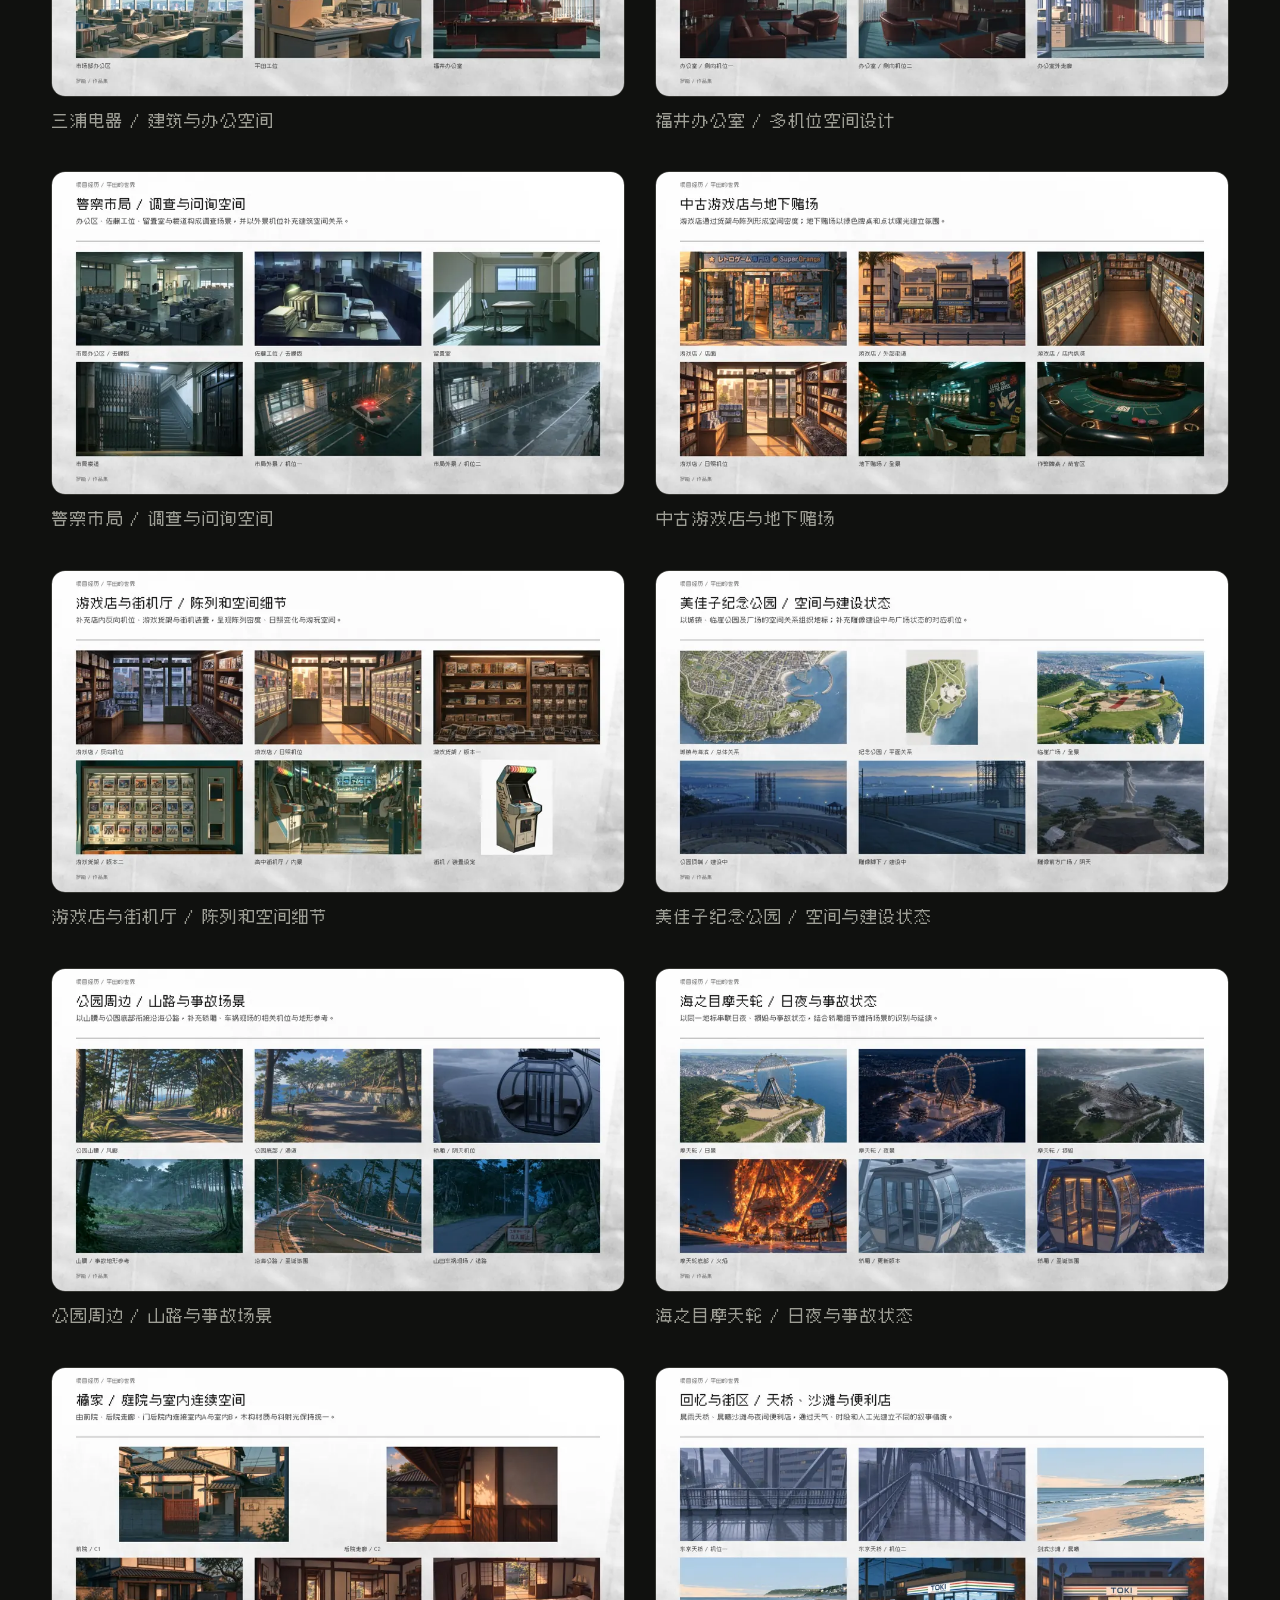
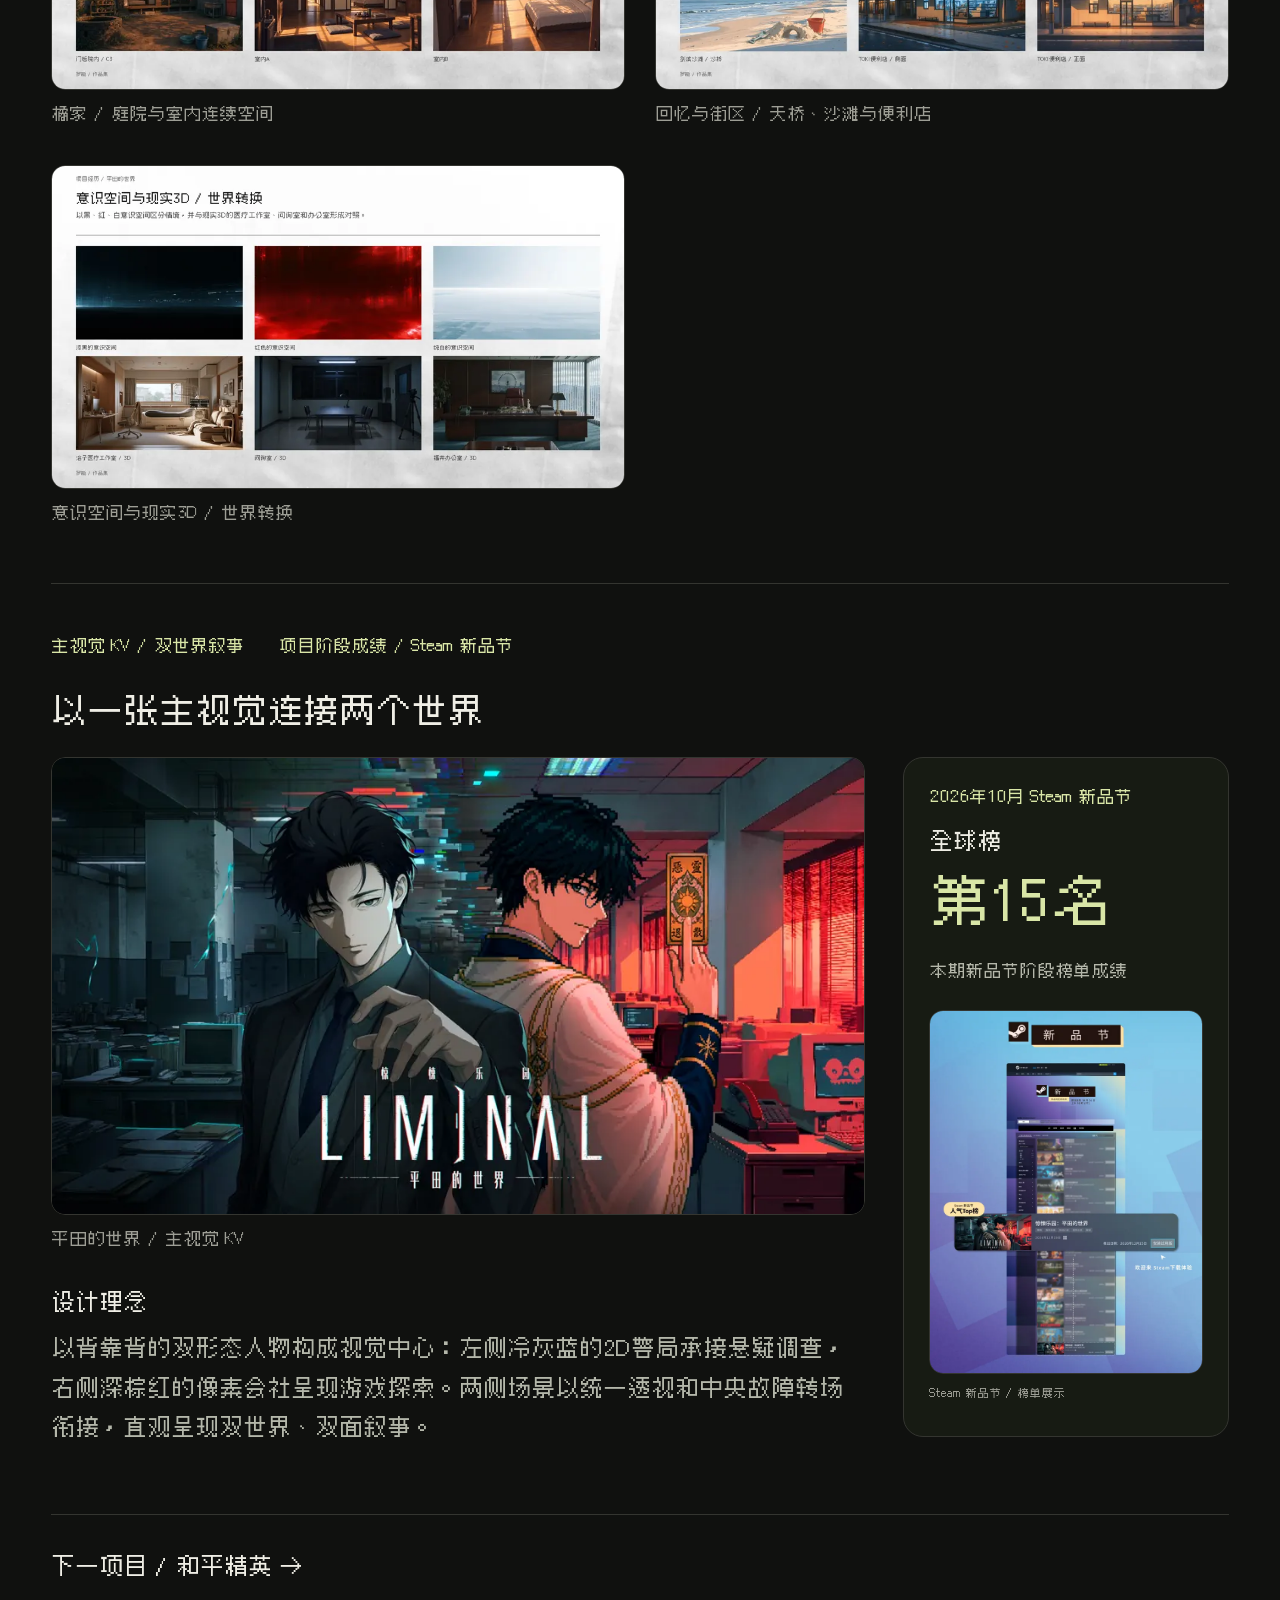
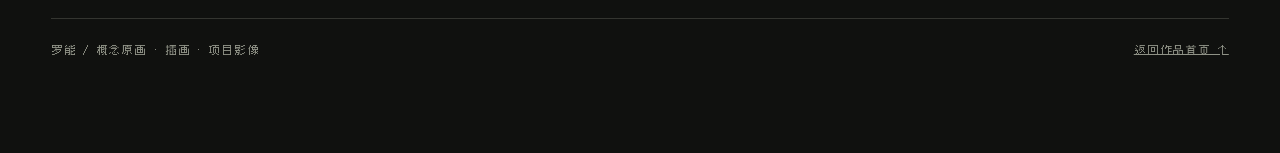
<file: docs/assets/previews/hirata.html>
<!doctype html><html lang="zh-CN"><head><base href="../../"><meta charset="utf-8"><meta name="viewport" content="width=device-width,initial-scale=1"><meta name="theme-color" content="#10110f"><title>平田的世界 · 游戏PV与概念设计 | 罗能作品展示</title><meta name="description" content="平田的世界互动影游：项目PV、故事梗概、角色与场景概念设计。"><link rel="preload" href="assets/fonts/Cubic11-portfolio.woff2?v=20261028-ggac-nomination" as="font" type="font/woff2" crossorigin><link rel="stylesheet" href="assets/site.css?v=20261028-ggac-nomination"><link rel="stylesheet" href="assets/motion.css?v=20261023-fast11"><style>html{scrollbar-width:none}::-webkit-scrollbar{display:none}body{pointer-events:none}.play-cover{display:none}.nav-toggle{display:none}*{animation:none!important;transition:none!important}</style></head><body><button type="button" id="nav-toggle" class="nav-toggle" aria-controls="site-sidebar" aria-expanded="false"><svg viewBox="0 0 20 20" aria-hidden="true"><path d="M3 5h14M3 10h14M3 15h14"/></svg><span>目录</span></button><button type="button" id="nav-scrim" class="nav-scrim" aria-label="关闭作品目录" tabindex="-1"></button><aside id="site-sidebar" class="site-sidebar" aria-label="作品目录"><div class="sidebar-top"><span>作品目录</span><button type="button" id="nav-close" class="nav-close" aria-label="关闭作品目录">关闭 X</button></div><nav aria-label="侧边作品导航"><a href="index.html">全部作品</a><a href="horror.html">01 / 惊悚乐园</a><a href="hirata.html" aria-current="page">02 / 平田的世界</a><a href="peace.html">03 / 和平精英</a><a href="distortion.html">04 / 失真地</a><a href="practice.html">05 / 个人练习</a></nav><p class="sidebar-note">罗能 / 作品展示<br>概念原画 · 插画 · 项目影像</p></aside><div class="wrap"><header><a class="identity" href="index.html" style="text-decoration:none"><span class="monogram" aria-hidden="true">LN</span><span>罗能 · 作品展示</span></a><span class="header-current">平田的世界</span></header><main><section class="intro"><div><p class="eyebrow">INTERACTIVE GAME / CONCEPT ART</p><h1>平田的世界<span>游戏 PV</span></h1></div><p>概念原画师 / 罗能<br>角色设定 · 场景设计</p></section><section aria-label="平田的世界PV播放器"><div class="stage"><img decoding="async" class="preview-video" src="assets/hirata-poster-thumb.webp" style="width:100%;display:block;aspect-ratio:16/9;object-fit:contain"><div class="play-cover" id="cover"><button id="play" type="button">> 播放完整 PV</button></div></div><div class="error" id="error" hidden role="alert">视频暂时未能载入，请重试。<button id="retry" type="button">重新加载</button></div><div class="under"><div><strong id="status">点击播放</strong><span>完整成片 / 02:30</span></div><button class="fullscreen" id="fullscreen" type="button">全屏观看</button></div></section><nav class="toc" aria-label="本页目录"><a href="#storyboards">本人分镜</a><a href="#overview">项目简介</a><a href="#story">故事章节</a><a href="#characters">角色设定</a><a href="#environments">场景设计</a><a href="#kv-achievement">主视觉与项目成绩</a></nav><section id="storyboards" class="content-section"><h2>开头 PV / 本人负责的分镜</h2><p>以下为本人负责的 PV 分镜画面，按原稿 01–16 的顺序展示角色表演、景别切换与镜头衔接。</p><p class="gallery-note">点击图像可放大查看，并使用左右箭头连续浏览。</p><div class="gallery"><figure><button type="button" data-image="assets/hirata-storyboards/shot-01-view.webp" data-label="本人负责的PV分镜 / 镜头 01" aria-label="放大查看：本人负责的PV分镜 / 镜头 01"><img decoding="async" src="assets/hirata-storyboards/shot-01-thumb.webp" alt="本人负责的PV分镜 / 镜头 01" loading="lazy" width="1920" height="1075"></button><figcaption>镜头 01</figcaption></figure><figure><button type="button" data-image="assets/hirata-storyboards/shot-02-view.webp" data-label="本人负责的PV分镜 / 镜头 02" aria-label="放大查看：本人负责的PV分镜 / 镜头 02"><img decoding="async" src="assets/hirata-storyboards/shot-02-thumb.webp" alt="本人负责的PV分镜 / 镜头 02" loading="lazy" width="1920" height="1075"></button><figcaption>镜头 02</figcaption></figure><figure><button type="button" data-image="assets/hirata-storyboards/shot-03-view.webp" data-label="本人负责的PV分镜 / 镜头 03" aria-label="放大查看：本人负责的PV分镜 / 镜头 03"><img decoding="async" src="assets/hirata-storyboards/shot-03-thumb.webp" alt="本人负责的PV分镜 / 镜头 03" loading="lazy" width="1920" height="1073"></button><figcaption>镜头 03</figcaption></figure><figure><button type="button" data-image="assets/hirata-storyboards/shot-04-view.webp" data-label="本人负责的PV分镜 / 镜头 04" aria-label="放大查看：本人负责的PV分镜 / 镜头 04"><img decoding="async" src="assets/hirata-storyboards/shot-04-thumb.webp" alt="本人负责的PV分镜 / 镜头 04" loading="lazy" width="1920" height="1075"></button><figcaption>镜头 04</figcaption></figure><figure><button type="button" data-image="assets/hirata-storyboards/shot-05-view.webp" data-label="本人负责的PV分镜 / 镜头 05" aria-label="放大查看：本人负责的PV分镜 / 镜头 05"><img decoding="async" src="assets/hirata-storyboards/shot-05-thumb.webp" alt="本人负责的PV分镜 / 镜头 05" loading="lazy" width="1920" height="1075"></button><figcaption>镜头 05</figcaption></figure><figure><button type="button" data-image="assets/hirata-storyboards/shot-06-view.webp" data-label="本人负责的PV分镜 / 镜头 06" aria-label="放大查看：本人负责的PV分镜 / 镜头 06"><img decoding="async" src="assets/hirata-storyboards/shot-06-thumb.webp" alt="本人负责的PV分镜 / 镜头 06" loading="lazy" width="1920" height="1075"></button><figcaption>镜头 06</figcaption></figure><figure><button type="button" data-image="assets/hirata-storyboards/shot-07-view.webp" data-label="本人负责的PV分镜 / 镜头 07" aria-label="放大查看：本人负责的PV分镜 / 镜头 07"><img decoding="async" src="assets/hirata-storyboards/shot-07-thumb.webp" alt="本人负责的PV分镜 / 镜头 07" loading="lazy" width="1920" height="1075"></button><figcaption>镜头 07</figcaption></figure><figure><button type="button" data-image="assets/hirata-storyboards/shot-08-view.webp" data-label="本人负责的PV分镜 / 镜头 08" aria-label="放大查看：本人负责的PV分镜 / 镜头 08"><img decoding="async" src="assets/hirata-storyboards/shot-08-thumb.webp" alt="本人负责的PV分镜 / 镜头 08" loading="lazy" width="1920" height="1075"></button><figcaption>镜头 08</figcaption></figure><figure><button type="button" data-image="assets/hirata-storyboards/shot-09-view.webp" data-label="本人负责的PV分镜 / 镜头 09" aria-label="放大查看：本人负责的PV分镜 / 镜头 09"><img decoding="async" src="assets/hirata-storyboards/shot-09-thumb.webp" alt="本人负责的PV分镜 / 镜头 09" loading="lazy" width="1920" height="1075"></button><figcaption>镜头 09</figcaption></figure><figure><button type="button" data-image="assets/hirata-storyboards/shot-10-view.webp" data-label="本人负责的PV分镜 / 镜头 10" aria-label="放大查看：本人负责的PV分镜 / 镜头 10"><img decoding="async" src="assets/hirata-storyboards/shot-10-thumb.webp" alt="本人负责的PV分镜 / 镜头 10" loading="lazy" width="1920" height="1075"></button><figcaption>镜头 10</figcaption></figure><figure><button type="button" data-image="assets/hirata-storyboards/shot-11-view.webp" data-label="本人负责的PV分镜 / 镜头 11" aria-label="放大查看：本人负责的PV分镜 / 镜头 11"><img decoding="async" src="assets/hirata-storyboards/shot-11-thumb.webp" alt="本人负责的PV分镜 / 镜头 11" loading="lazy" width="1920" height="1075"></button><figcaption>镜头 11</figcaption></figure><figure><button type="button" data-image="assets/hirata-storyboards/shot-12-view.webp" data-label="本人负责的PV分镜 / 镜头 12" aria-label="放大查看：本人负责的PV分镜 / 镜头 12"><img decoding="async" src="assets/hirata-storyboards/shot-12-thumb.webp" alt="本人负责的PV分镜 / 镜头 12" loading="lazy" width="1920" height="1075"></button><figcaption>镜头 12</figcaption></figure><figure><button type="button" data-image="assets/hirata-storyboards/shot-13-view.webp" data-label="本人负责的PV分镜 / 镜头 13" aria-label="放大查看：本人负责的PV分镜 / 镜头 13"><img decoding="async" src="assets/hirata-storyboards/shot-13-thumb.webp" alt="本人负责的PV分镜 / 镜头 13" loading="lazy" width="1920" height="1075"></button><figcaption>镜头 13</figcaption></figure><figure><button type="button" data-image="assets/hirata-storyboards/shot-14-view.webp" data-label="本人负责的PV分镜 / 镜头 14" aria-label="放大查看：本人负责的PV分镜 / 镜头 14"><img decoding="async" src="assets/hirata-storyboards/shot-14-thumb.webp" alt="本人负责的PV分镜 / 镜头 14" loading="lazy" width="1920" height="1075"></button><figcaption>镜头 14</figcaption></figure><figure><button type="button" data-image="assets/hirata-storyboards/shot-15-view.webp" data-label="本人负责的PV分镜 / 镜头 15" aria-label="放大查看：本人负责的PV分镜 / 镜头 15"><img decoding="async" src="assets/hirata-storyboards/shot-15-thumb.webp" alt="本人负责的PV分镜 / 镜头 15" loading="lazy" width="1920" height="1075"></button><figcaption>镜头 15</figcaption></figure><figure><button type="button" data-image="assets/hirata-storyboards/shot-16-view.webp" data-label="本人负责的PV分镜 / 镜头 16" aria-label="放大查看：本人负责的PV分镜 / 镜头 16"><img decoding="async" src="assets/hirata-storyboards/shot-16-thumb.webp" alt="本人负责的PV分镜 / 镜头 16" loading="lazy" width="1920" height="1075"></button><figcaption>镜头 16</figcaption></figure></div></section><section id="overview" class="content-section"><div class="facts"><span>项目类型 / 互动影游</span><span>项目成绩 / 2026年10月 Steam新品节全球榜第15名</span></div><h2>游戏简介</h2><p>神秘游戏机将像素世界与现实命案相连。平田与橘追查真相，逐步走入由多重人格与记忆构成的精神世界。从职场命案到意识迷宫，玩家的选择将影响人物的命运与最终结局。</p><h3>我的工作 / 概念原画师</h3><p>围绕故事所需的角色身份、服装与状态完成角色设定；建立住宅、会社、警局、游戏店与海滨地标等场景的空间关系，并延展多机位、日夜、天气和事故状态，支持游戏叙事中的世界转换。</p></section><section id="story" class="content-section"><h2>从现实命案走向意识迷宫</h2><div class="story-grid"><article><h3>第一章 / 游戏照进现实</h3><p>神秘卡带映射会社命案，平田被卷入福井之死。</p></article><article><h3>第二章 / 橘的过去</h3><p>橘通过游戏重返童年，揭开父亲死亡的隐秘。</p></article><article><h3>第三章 / 谎言与罪行</h3><p>游戏指向渡边，摩天轮爆炸与山田之死逐渐浮出水面。</p></article><article><h3>第四章 / 重返摩天轮</h3><p>剪彩仪式上，平田与橘对峙渡边，三人被带入游戏。</p></article><article><h3>第五章 / 人格与记忆</h3><p>精神世界崩解，众人开始质疑自己的人格、身份与记忆。</p></article><article><h3>第六章 / 真相与结局</h3><p>治子揭露现实真相；玩家深入系统与秀一对抗，迎来不同结局。</p></article></div><div class="gallery"><figure><button type="button" data-image="assets/portfolio/hirata-02-view.webp" data-label="游戏简介与故事" aria-label="放大查看：游戏简介与故事"><img decoding="async" loading="lazy" src="assets/portfolio/hirata-02-thumb.webp" alt="游戏简介与故事" width="1920" height="1080"></button><figcaption>游戏简介与故事</figcaption></figure></div></section><section id="characters" class="content-section"><h2>角色设定 / 身份与形态</h2><p class="gallery-note">点击图像可放大查看作品集原页。</p><div class="gallery"><figure><button type="button" data-image="assets/portfolio/hirata-03-view.webp" data-label="平田 / 日常与伪装" aria-label="放大查看：平田 / 日常与伪装"><img decoding="async" loading="lazy" src="assets/portfolio/hirata-03-thumb.webp" alt="平田 / 日常与伪装" width="1920" height="1080"></button><figcaption>平田 / 日常与伪装</figcaption></figure><figure><button type="button" data-image="assets/portfolio/hirata-04-view.webp" data-label="平田 / 驱魔师与成长造型" aria-label="放大查看：平田 / 驱魔师与成长造型"><img decoding="async" loading="lazy" src="assets/portfolio/hirata-04-thumb.webp" alt="平田 / 驱魔师与成长造型" width="1920" height="1080"></button><figcaption>平田 / 驱魔师与成长造型</figcaption></figure><figure><button type="button" data-image="assets/portfolio/hirata-05-view.webp" data-label="秀一与橘 / 身份与职业形态" aria-label="放大查看：秀一与橘 / 身份与职业形态"><img decoding="async" loading="lazy" src="assets/portfolio/hirata-05-thumb.webp" alt="秀一与橘 / 身份与职业形态" width="1920" height="1080"></button><figcaption>秀一与橘 / 身份与职业形态</figcaption></figure><figure><button type="button" data-image="assets/portfolio/hirata-06-view.webp" data-label="渡边与山田 / 角色形态" aria-label="放大查看：渡边与山田 / 角色形态"><img decoding="async" loading="lazy" src="assets/portfolio/hirata-06-thumb.webp" alt="渡边与山田 / 角色形态" width="1920" height="1080"></button><figcaption>渡边与山田 / 角色形态</figcaption></figure><figure><button type="button" data-image="assets/portfolio/hirata-07-view.webp" data-label="美佳子、佐藤与治子 / 角色设定" aria-label="放大查看：美佳子、佐藤与治子 / 角色设定"><img decoding="async" loading="lazy" src="assets/portfolio/hirata-07-thumb.webp" alt="美佳子、佐藤与治子 / 角色设定" width="1920" height="1080"></button><figcaption>美佳子、佐藤与治子 / 角色设定</figcaption></figure></div></section><section id="environments" class="content-section"><h2>场景设计 / 连续的叙事空间</h2><p>从海滨小镇的日常街区延伸到意识世界，以空间动线与光照变化建立场景之间的联系。</p><div class="gallery"><figure><button type="button" data-image="assets/portfolio/hirata-08-view.webp" data-label="海滨街道与城市通勤" aria-label="放大查看：海滨街道与城市通勤"><img decoding="async" loading="lazy" src="assets/portfolio/hirata-08-thumb.webp" alt="海滨街道与城市通勤" width="1920" height="1080"></button><figcaption>海滨街道与城市通勤</figcaption></figure><figure><button type="button" data-image="assets/portfolio/hirata-09-view.webp" data-label="平田家 / 生活空间与光照" aria-label="放大查看：平田家 / 生活空间与光照"><img decoding="async" loading="lazy" src="assets/portfolio/hirata-09-thumb.webp" alt="平田家 / 生活空间与光照" width="1920" height="1080"></button><figcaption>平田家 / 生活空间与光照</figcaption></figure><figure><button type="button" data-image="assets/portfolio/hirata-10-view.webp" data-label="三浦电器 / 建筑与办公空间" aria-label="放大查看：三浦电器 / 建筑与办公空间"><img decoding="async" loading="lazy" src="assets/portfolio/hirata-10-thumb.webp" alt="三浦电器 / 建筑与办公空间" width="1920" height="1080"></button><figcaption>三浦电器 / 建筑与办公空间</figcaption></figure><figure><button type="button" data-image="assets/portfolio/hirata-11-view.webp" data-label="福井办公室 / 多机位空间设计" aria-label="放大查看：福井办公室 / 多机位空间设计"><img decoding="async" loading="lazy" src="assets/portfolio/hirata-11-thumb.webp" alt="福井办公室 / 多机位空间设计" width="1920" height="1080"></button><figcaption>福井办公室 / 多机位空间设计</figcaption></figure><figure><button type="button" data-image="assets/portfolio/hirata-12-view.webp" data-label="警察市局 / 调查与问询空间" aria-label="放大查看：警察市局 / 调查与问询空间"><img decoding="async" loading="lazy" src="assets/portfolio/hirata-12-thumb.webp" alt="警察市局 / 调查与问询空间" width="1920" height="1080"></button><figcaption>警察市局 / 调查与问询空间</figcaption></figure><figure><button type="button" data-image="assets/portfolio/hirata-13-view.webp" data-label="中古游戏店与地下赌场" aria-label="放大查看：中古游戏店与地下赌场"><img decoding="async" loading="lazy" src="assets/portfolio/hirata-13-thumb.webp" alt="中古游戏店与地下赌场" width="1920" height="1080"></button><figcaption>中古游戏店与地下赌场</figcaption></figure><figure><button type="button" data-image="assets/portfolio/hirata-14-view.webp" data-label="游戏店与街机厅 / 陈列和空间细节" aria-label="放大查看：游戏店与街机厅 / 陈列和空间细节"><img decoding="async" loading="lazy" src="assets/portfolio/hirata-14-thumb.webp" alt="游戏店与街机厅 / 陈列和空间细节" width="1920" height="1080"></button><figcaption>游戏店与街机厅 / 陈列和空间细节</figcaption></figure><figure><button type="button" data-image="assets/portfolio/hirata-15-view.webp" data-label="美佳子纪念公园 / 空间与建设状态" aria-label="放大查看：美佳子纪念公园 / 空间与建设状态"><img decoding="async" loading="lazy" src="assets/portfolio/hirata-15-thumb.webp" alt="美佳子纪念公园 / 空间与建设状态" width="1920" height="1080"></button><figcaption>美佳子纪念公园 / 空间与建设状态</figcaption></figure><figure><button type="button" data-image="assets/portfolio/hirata-16-view.webp" data-label="公园周边 / 山路与事故场景" aria-label="放大查看：公园周边 / 山路与事故场景"><img decoding="async" loading="lazy" src="assets/portfolio/hirata-16-thumb.webp" alt="公园周边 / 山路与事故场景" width="1920" height="1080"></button><figcaption>公园周边 / 山路与事故场景</figcaption></figure><figure><button type="button" data-image="assets/portfolio/hirata-17-view.webp" data-label="海之目摩天轮 / 日夜与事故状态" aria-label="放大查看：海之目摩天轮 / 日夜与事故状态"><img decoding="async" loading="lazy" src="assets/portfolio/hirata-17-thumb.webp" alt="海之目摩天轮 / 日夜与事故状态" width="1920" height="1080"></button><figcaption>海之目摩天轮 / 日夜与事故状态</figcaption></figure><figure><button type="button" data-image="assets/portfolio/hirata-18-view.webp" data-label="橘家 / 庭院与室内连续空间" aria-label="放大查看：橘家 / 庭院与室内连续空间"><img decoding="async" loading="lazy" src="assets/portfolio/hirata-18-thumb.webp" alt="橘家 / 庭院与室内连续空间" width="1920" height="1080"></button><figcaption>橘家 / 庭院与室内连续空间</figcaption></figure><figure><button type="button" data-image="assets/portfolio/hirata-19-view.webp" data-label="回忆与街区 / 天桥、沙滩与便利店" aria-label="放大查看：回忆与街区 / 天桥、沙滩与便利店"><img decoding="async" loading="lazy" src="assets/portfolio/hirata-19-thumb.webp" alt="回忆与街区 / 天桥、沙滩与便利店" width="1920" height="1080"></button><figcaption>回忆与街区 / 天桥、沙滩与便利店</figcaption></figure><figure><button type="button" data-image="assets/portfolio/hirata-20-view.webp" data-label="意识空间与现实3D / 世界转换" aria-label="放大查看：意识空间与现实3D / 世界转换"><img decoding="async" loading="lazy" src="assets/portfolio/hirata-20-thumb.webp" alt="意识空间与现实3D / 世界转换" width="1920" height="1080"></button><figcaption>意识空间与现实3D / 世界转换</figcaption></figure></div></section><section id="kv-achievement" class="content-section"><div class="facts"><span>主视觉 KV / 双世界叙事</span><span>项目阶段成绩 / Steam 新品节</span></div><h2>以一张主视觉连接两个世界</h2><div class="kv-showcase"><div><div class="gallery single-sheet"><figure><button type="button" data-image="assets/hirata-kv/hirata-kv-view.webp" data-label="平田的世界 / 双世界主视觉KV" aria-label="放大查看主视觉KV"><img decoding="async" src="assets/hirata-kv/hirata-kv-thumb.webp" alt="双形态人物背靠背，左侧冷灰蓝2D警局，右侧暖红像素会社的主视觉KV" width="3200" height="1800" loading="lazy"></button><figcaption>平田的世界 / 主视觉 KV</figcaption></figure></div><h3>设计理念</h3><p>以背靠背的双形态人物构成视觉中心：左侧冷灰蓝的2D警局承接悬疑调查，右侧深棕红的像素会社呈现游戏探索。两侧场景以统一透视和中央故障转场衔接，直观呈现双世界、双面叙事。</p></div><aside class="achievement-panel" aria-label="Steam新品节项目成绩"><p class="achievement-kicker">2026年10月 Steam 新品节</p><h3>全球榜<span>第15名</span></h3><p class="gallery-note">本期新品节阶段榜单成绩</p><div class="gallery single-sheet"><figure><button type="button" data-image="assets/hirata-kv/steam-achievement-view.webp" data-label="2026年10月Steam新品节 / 榜单展示" aria-label="放大查看Steam新品节榜单展示"><img decoding="async" src="assets/hirata-kv/steam-achievement-thumb.webp" alt="惊悚乐园：平田的世界进入Steam新品节人气榜的项目展示图" width="1200" height="1600" loading="lazy"></button><figcaption>Steam 新品节 / 榜单展示</figcaption></figure></div></aside></div></section><a class="next-project" href="peace.html">下一项目 / 和平精英 →</a></main><footer><span>罗能 / 概念原画 · 插画 · 项目影像</span><a href="index.html">返回作品首页 ↑</a></footer></div></body></html>
</file>
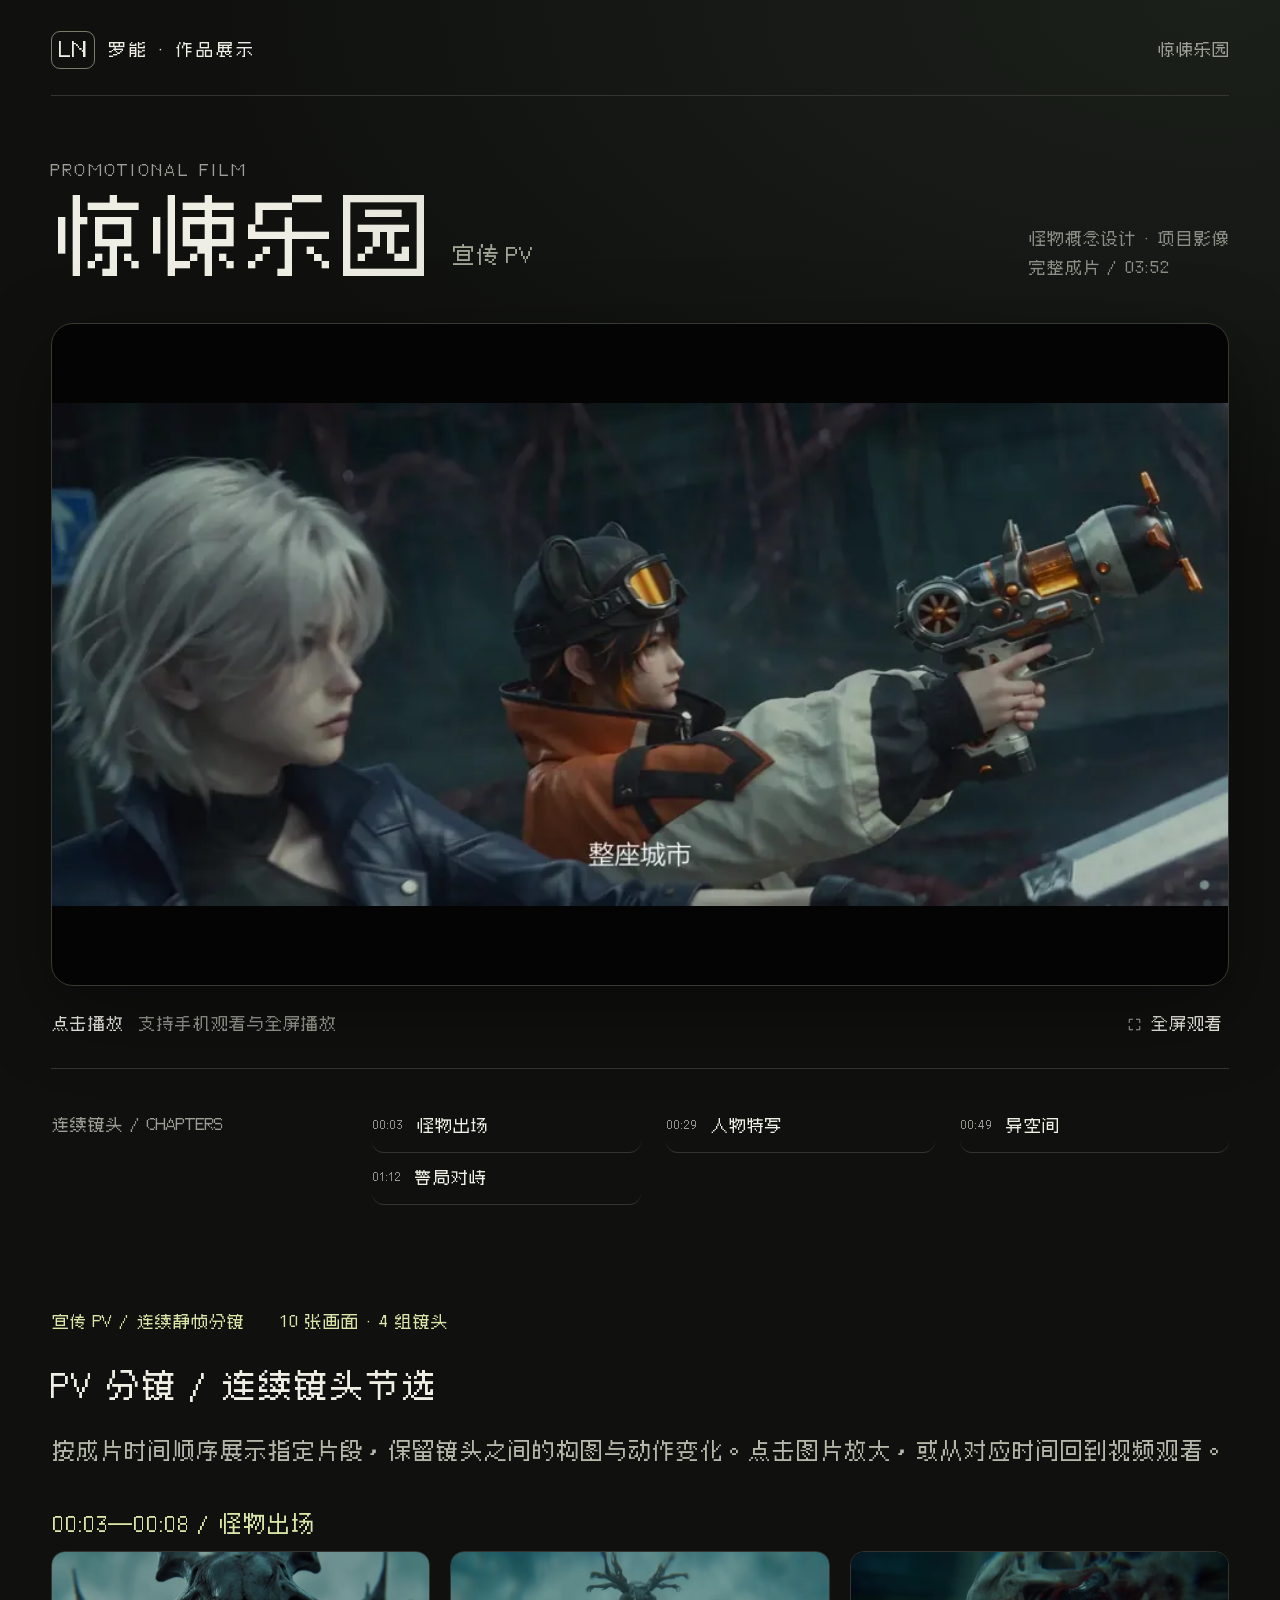
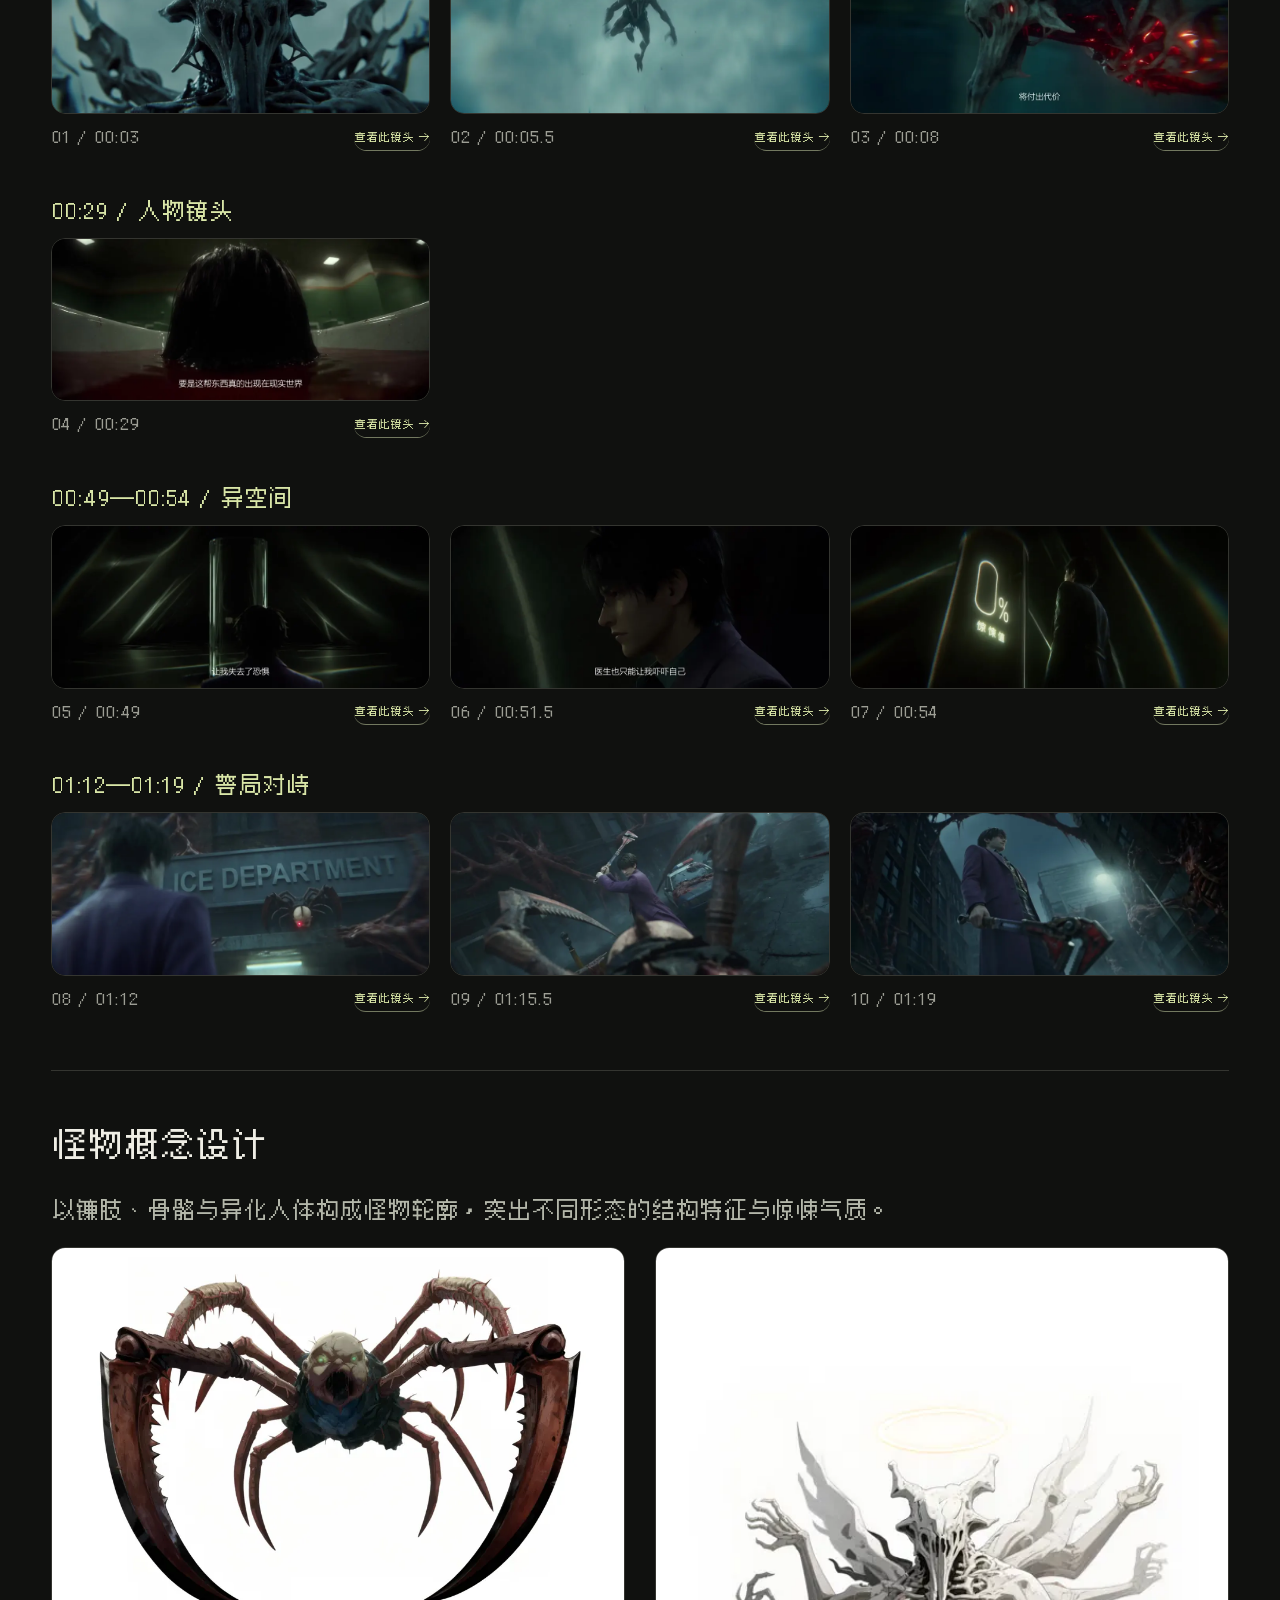
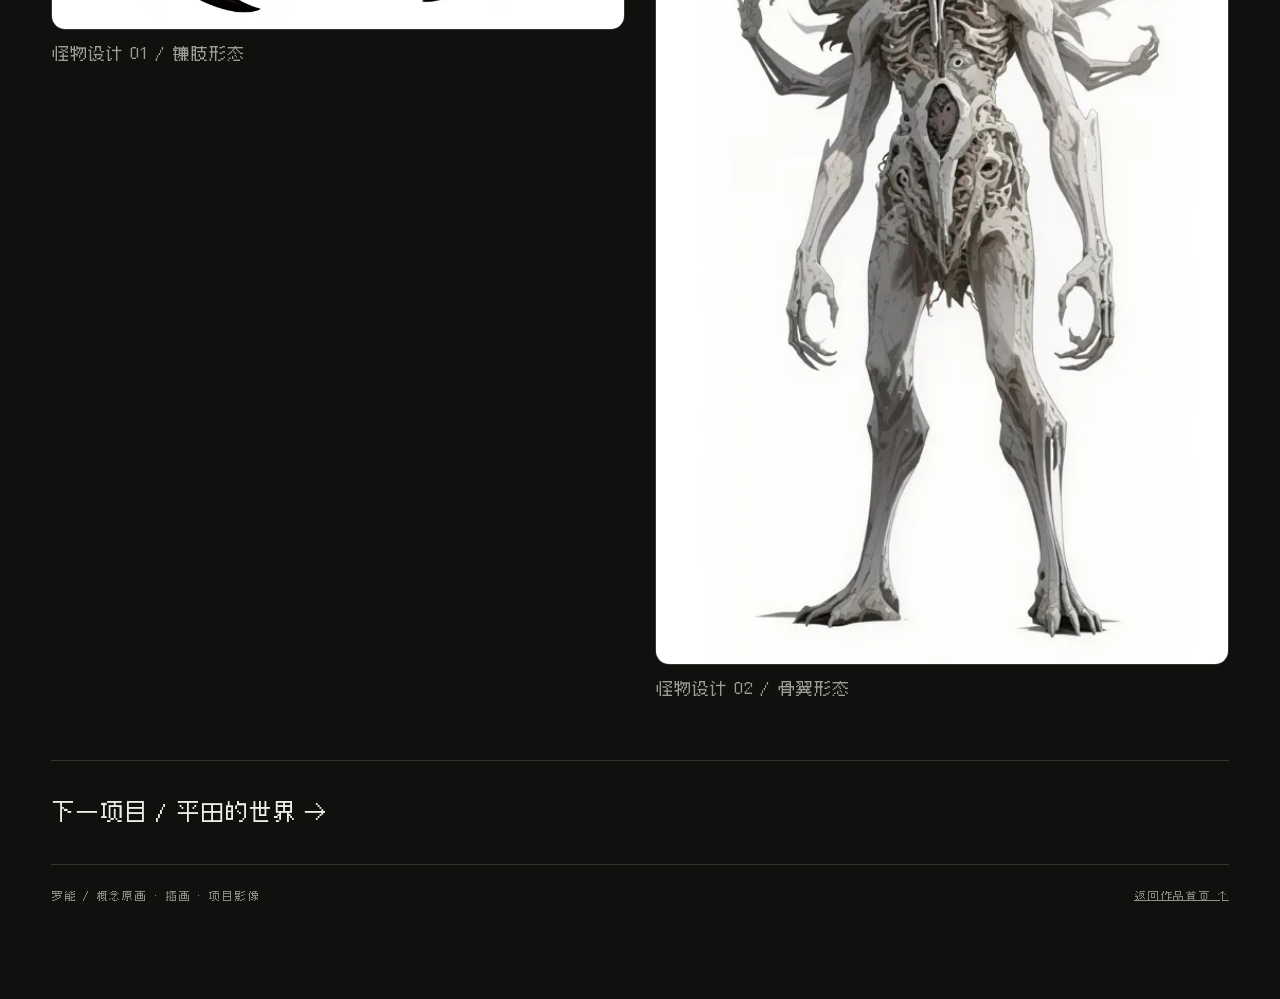
<file: docs/assets/previews/horror.html>
<!doctype html><html lang="zh-CN"><head><base href="../../"><meta charset="utf-8"><meta name="viewport" content="width=device-width,initial-scale=1"><meta name="theme-color" content="#10110f"><title>惊悚乐园 · 宣传PV | 罗能作品展示</title><meta name="description" content="惊悚乐园宣传PV与怪物概念设计，支持手机与全屏观看。"><link rel="preload" href="assets/fonts/Cubic11-portfolio.woff2?v=20261028-ggac-nomination" as="font" type="font/woff2" crossorigin><link rel="stylesheet" href="assets/site.css?v=20261028-ggac-nomination"><link rel="stylesheet" href="assets/motion.css?v=20261023-fast11"><style>html{scrollbar-width:none}::-webkit-scrollbar{display:none}body{pointer-events:none}.play-cover{display:none}.nav-toggle{display:none}*{animation:none!important;transition:none!important}</style></head><body><button type="button" id="nav-toggle" class="nav-toggle" aria-controls="site-sidebar" aria-expanded="false"><svg viewBox="0 0 20 20" aria-hidden="true"><path d="M3 5h14M3 10h14M3 15h14"/></svg><span>目录</span></button><button type="button" id="nav-scrim" class="nav-scrim" aria-label="关闭作品目录" tabindex="-1"></button><aside id="site-sidebar" class="site-sidebar" aria-label="作品目录"><div class="sidebar-top"><span>作品目录</span><button type="button" id="nav-close" class="nav-close" aria-label="关闭作品目录">关闭 X</button></div><nav aria-label="侧边作品导航"><a href="index.html">全部作品</a><a href="horror.html" aria-current="page">01 / 惊悚乐园</a><a href="hirata.html">02 / 平田的世界</a><a href="peace.html">03 / 和平精英</a><a href="distortion.html">04 / 失真地</a><a href="practice.html">05 / 个人练习</a></nav><p class="sidebar-note">罗能 / 作品展示<br>概念原画 · 插画 · 项目影像</p></aside><div class="wrap"><header><a class="identity" href="index.html" style="text-decoration:none"><span class="monogram" aria-hidden="true">LN</span><span>罗能 · 作品展示</span></a><span class="header-current">惊悚乐园</span></header><main><section class="intro"><div><p class="eyebrow">PROMOTIONAL FILM</p><h1>惊悚乐园<span>宣传 PV</span></h1></div><p>怪物概念设计 · 项目影像<br>完整成片 / 03:52</p></section><section aria-label="惊悚乐园宣传PV播放器"><div class="stage"><img decoding="async" class="preview-video" src="assets/poster-thumb.webp" style="width:100%;display:block;aspect-ratio:16/9;object-fit:contain"><div class="play-cover" id="cover"><button id="play" type="button"><svg viewBox="0 0 16 16" aria-hidden="true"><path d="M3 1l12 7-12 7z"/></svg>播放完整 PV</button></div></div><div class="error" id="error" hidden role="alert">视频暂时未能载入，请重试。<button id="retry" type="button">重新加载</button></div><div class="under"><div><strong id="status">点击播放</strong><span>支持手机观看与全屏播放</span></div><button class="fullscreen" id="fullscreen" type="button" aria-label="全屏观看"><svg viewBox="0 0 20 20" aria-hidden="true"><path d="M3 8V3h5m4 0h5v5m0 4v5h-5m-4 0H3v-5"/></svg><span>全屏观看</span></button></div></section><section class="chapters" aria-label="镜头导航"><div class="section-caption">连续镜头 / CHAPTERS</div><div class="jump-list"><button class="jump" data-time="3"><time>00:03</time>怪物出场</button><button class="jump" data-time="29"><time>00:29</time>人物特写</button><button class="jump" data-time="49"><time>00:49</time>异空间</button><button class="jump" data-time="72"><time>01:12</time>警局对峙</button></div></section><section id="storyboards" class="content-section"><div class="facts"><span>宣传 PV / 连续静帧分镜</span><span>10 张画面 · 4 组镜头</span></div><h2>PV 分镜 / 连续镜头节选</h2><p>按成片时间顺序展示指定片段，保留镜头之间的构图与动作变化。点击图片放大，或从对应时间回到视频观看。</p><div class="sequence"><h3>00:03—00:08 / 怪物出场</h3><div class="gallery sequence-grid"><figure class=""><button type="button" data-image="assets/horror-storyboards/frame-01-view.webp" data-label="01 / 00:03" aria-label="放大查看：01 / 00:03"><img decoding="async" src="assets/horror-storyboards/frame-01-thumb.webp" alt="01 / 00:03" width="1200" height="514" loading="lazy"></button><figcaption>01 / 00:03 <button type="button" class="frame-jump" data-video-time="3" aria-label="播放 00:03 的视频镜头">查看此镜头 →</button></figcaption></figure><figure class=""><button type="button" data-image="assets/horror-storyboards/frame-02-view.webp" data-label="02 / 00:05.5" aria-label="放大查看：02 / 00:05.5"><img decoding="async" src="assets/horror-storyboards/frame-02-thumb.webp" alt="02 / 00:05.5" width="1200" height="514" loading="lazy"></button><figcaption>02 / 00:05.5 <button type="button" class="frame-jump" data-video-time="5.5" aria-label="播放 00:05.5 的视频镜头">查看此镜头 →</button></figcaption></figure><figure class=""><button type="button" data-image="assets/horror-storyboards/frame-03-view.webp" data-label="03 / 00:08" aria-label="放大查看：03 / 00:08"><img decoding="async" src="assets/horror-storyboards/frame-03-thumb.webp" alt="03 / 00:08" width="1200" height="514" loading="lazy"></button><figcaption>03 / 00:08 <button type="button" class="frame-jump" data-video-time="8" aria-label="播放 00:08 的视频镜头">查看此镜头 →</button></figcaption></figure></div></div><div class="sequence"><h3>00:29 / 人物镜头</h3><div class="gallery sequence-grid"><figure class=""><button type="button" data-image="assets/horror-storyboards/frame-04-view.webp" data-label="04 / 00:29" aria-label="放大查看：04 / 00:29"><img decoding="async" src="assets/horror-storyboards/frame-04-thumb.webp" alt="04 / 00:29" width="1200" height="514" loading="lazy"></button><figcaption>04 / 00:29 <button type="button" class="frame-jump" data-video-time="29" aria-label="播放 00:29 的视频镜头">查看此镜头 →</button></figcaption></figure></div></div><div class="sequence"><h3>00:49—00:54 / 异空间</h3><div class="gallery sequence-grid"><figure class=""><button type="button" data-image="assets/horror-storyboards/frame-05-view.webp" data-label="05 / 00:49" aria-label="放大查看：05 / 00:49"><img decoding="async" src="assets/horror-storyboards/frame-05-thumb.webp" alt="05 / 00:49" width="1200" height="514" loading="lazy"></button><figcaption>05 / 00:49 <button type="button" class="frame-jump" data-video-time="49" aria-label="播放 00:49 的视频镜头">查看此镜头 →</button></figcaption></figure><figure class=""><button type="button" data-image="assets/horror-storyboards/frame-06-view.webp" data-label="06 / 00:51.5" aria-label="放大查看：06 / 00:51.5"><img decoding="async" src="assets/horror-storyboards/frame-06-thumb.webp" alt="06 / 00:51.5" width="1200" height="514" loading="lazy"></button><figcaption>06 / 00:51.5 <button type="button" class="frame-jump" data-video-time="51.5" aria-label="播放 00:51.5 的视频镜头">查看此镜头 →</button></figcaption></figure><figure class=""><button type="button" data-image="assets/horror-storyboards/frame-07-view.webp" data-label="07 / 00:54" aria-label="放大查看：07 / 00:54"><img decoding="async" src="assets/horror-storyboards/frame-07-thumb.webp" alt="07 / 00:54" width="1200" height="514" loading="lazy"></button><figcaption>07 / 00:54 <button type="button" class="frame-jump" data-video-time="54" aria-label="播放 00:54 的视频镜头">查看此镜头 →</button></figcaption></figure></div></div><div class="sequence"><h3>01:12—01:19 / 警局对峙</h3><div class="gallery sequence-grid"><figure class=""><button type="button" data-image="assets/horror-storyboards/frame-08-view.webp" data-label="08 / 01:12" aria-label="放大查看：08 / 01:12"><img decoding="async" src="assets/horror-storyboards/frame-08-thumb.webp" alt="08 / 01:12" width="1200" height="514" loading="lazy"></button><figcaption>08 / 01:12 <button type="button" class="frame-jump" data-video-time="72" aria-label="播放 01:12 的视频镜头">查看此镜头 →</button></figcaption></figure><figure class=""><button type="button" data-image="assets/horror-storyboards/frame-09-view.webp" data-label="09 / 01:15.5" aria-label="放大查看：09 / 01:15.5"><img decoding="async" src="assets/horror-storyboards/frame-09-thumb.webp" alt="09 / 01:15.5" width="1200" height="514" loading="lazy"></button><figcaption>09 / 01:15.5 <button type="button" class="frame-jump" data-video-time="75.5" aria-label="播放 01:15.5 的视频镜头">查看此镜头 →</button></figcaption></figure><figure class=""><button type="button" data-image="assets/horror-storyboards/frame-10-view.webp" data-label="10 / 01:19" aria-label="放大查看：10 / 01:19"><img decoding="async" src="assets/horror-storyboards/frame-10-thumb.webp" alt="10 / 01:19" width="1200" height="514" loading="lazy"></button><figcaption>10 / 01:19 <button type="button" class="frame-jump" data-video-time="79" aria-label="播放 01:19 的视频镜头">查看此镜头 →</button></figcaption></figure></div></div></section><section class="content-section"><h2>怪物概念设计</h2><p>以镰肢、骨骼与异化人体构成怪物轮廓，突出不同形态的结构特征与惊悚气质。</p><div class="gallery"><figure><button data-image="assets/monster-01-view.webp" data-label="怪物设计 01 / 镰肢形态"><img decoding="async" src="assets/monster-01-thumb.webp" alt="镰肢形态怪物概念设计" loading="lazy"></button><figcaption>怪物设计 01 / 镰肢形态</figcaption></figure><figure><button data-image="assets/monster-02-view.webp" data-label="怪物设计 02 / 骨翼形态"><img decoding="async" src="assets/monster-02-thumb.webp" alt="骨翼形态怪物概念设计" loading="lazy"></button><figcaption>怪物设计 02 / 骨翼形态</figcaption></figure></div></section><a class="next-project" href="hirata.html">下一项目 / 平田的世界 →</a></main><footer><span>罗能 / 概念原画 · 插画 · 项目影像</span><a href="index.html">返回作品首页 ↑</a></footer></div></body></html>
</file>
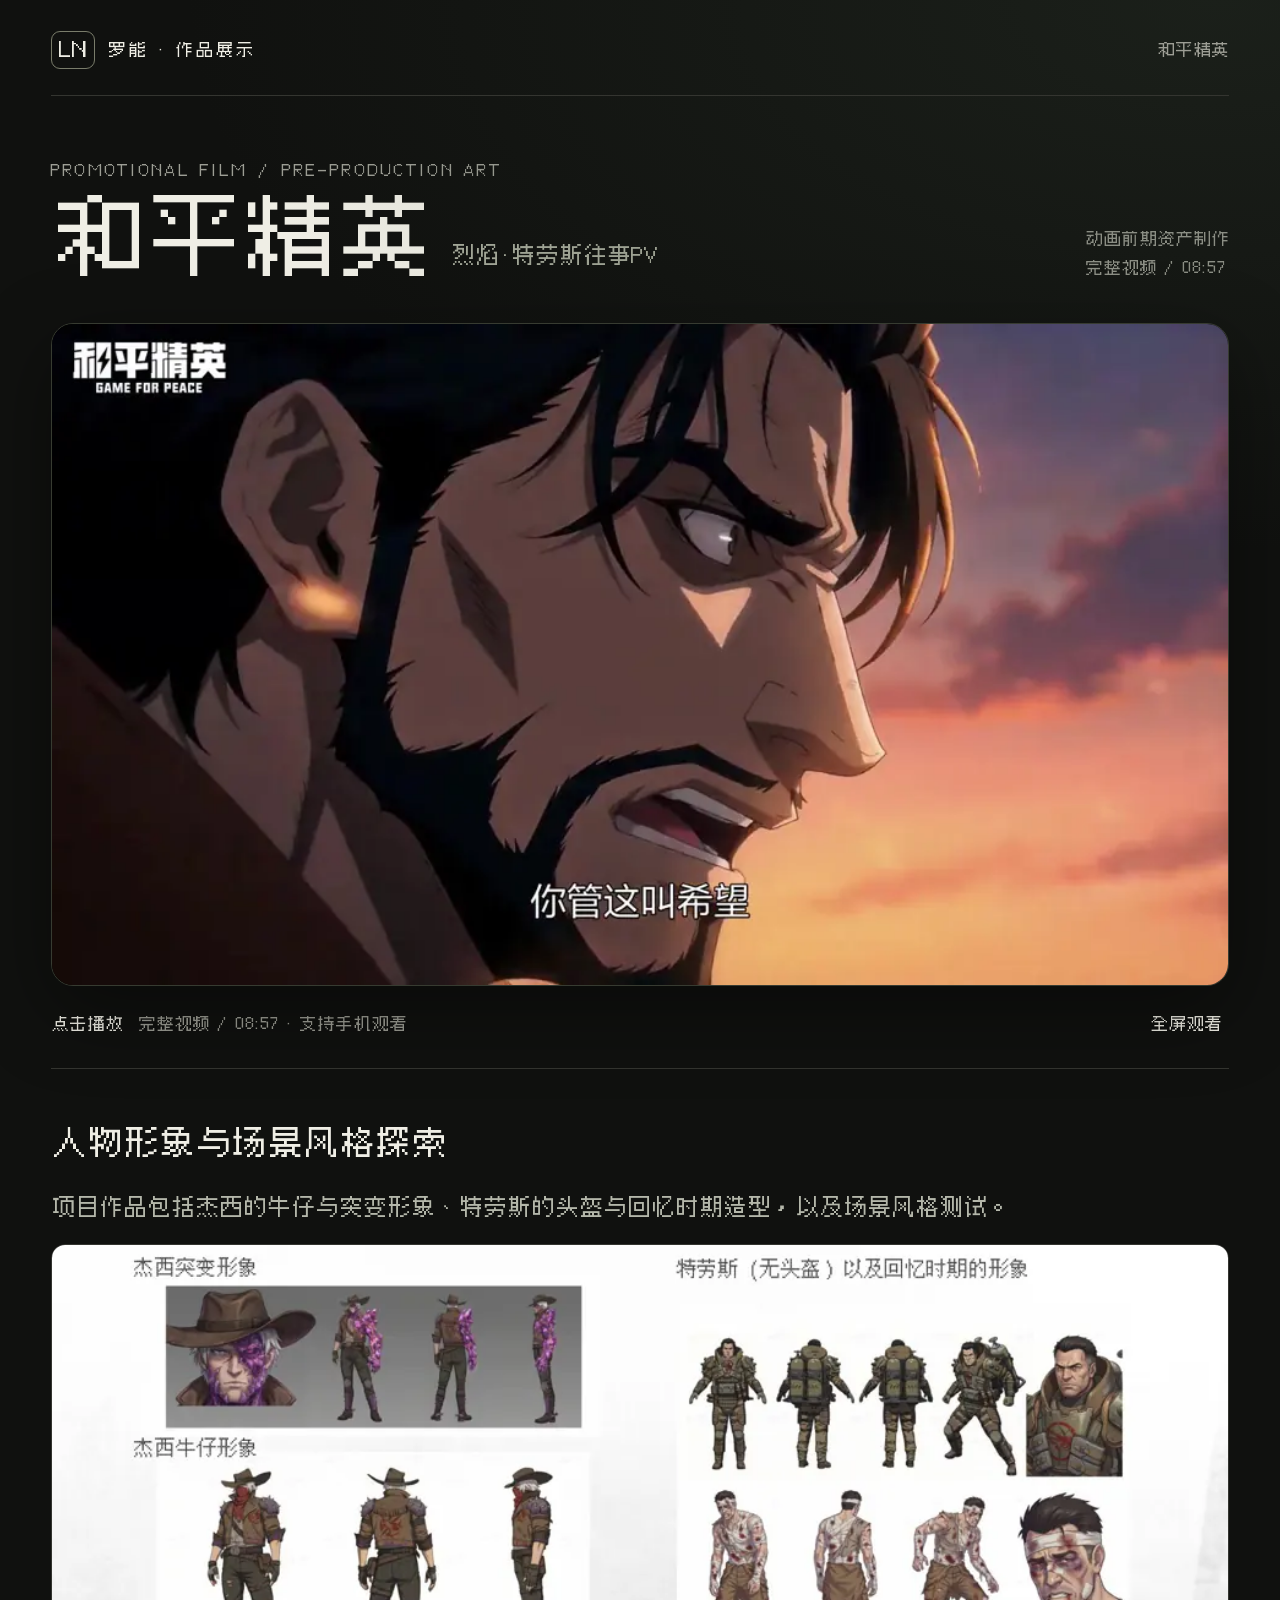
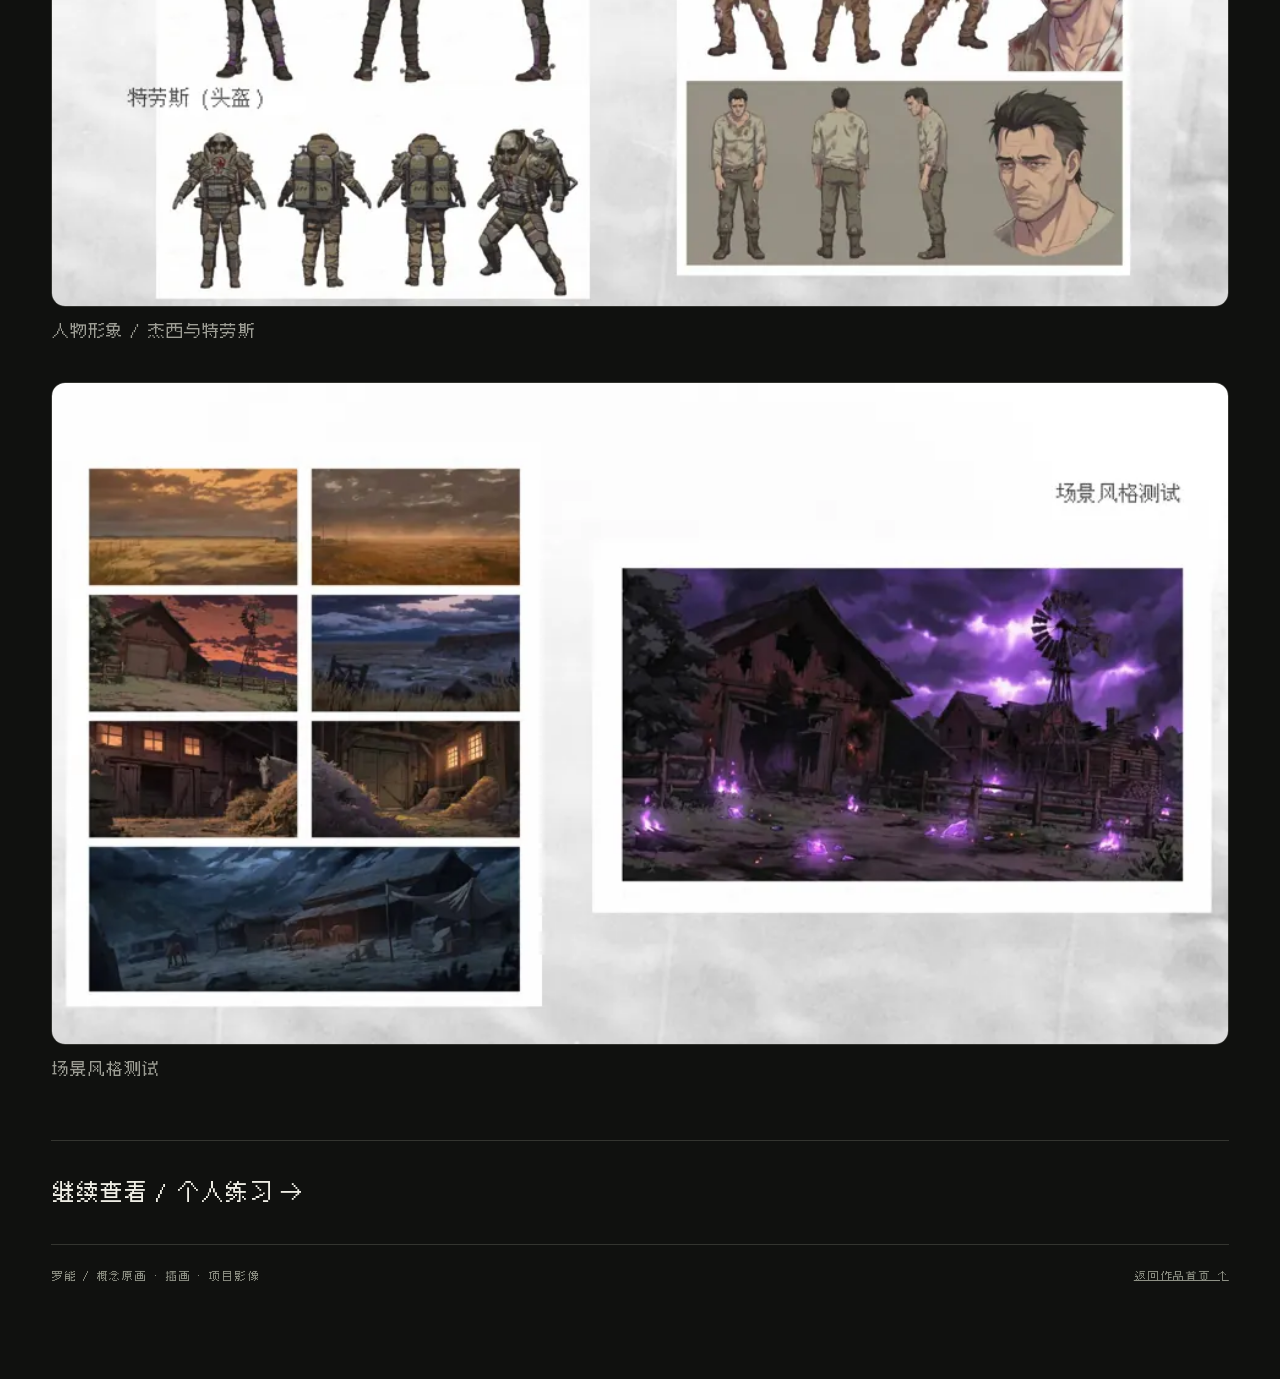
<file: docs/assets/previews/peace.html>
<!doctype html><html lang="zh-CN"><head><base href="../../"><meta charset="utf-8"><meta name="viewport" content="width=device-width,initial-scale=1"><meta name="theme-color" content="#10110f"><title>和平精英 · 烈焰·特劳斯往事PV | 罗能作品展示</title><meta name="description" content="和平精英《烈焰·特劳斯往事PV》完整视频、人物形象与场景风格测试。"><link rel="preload" href="assets/fonts/Cubic11-portfolio.woff2?v=20261028-ggac-nomination" as="font" type="font/woff2" crossorigin><link rel="stylesheet" href="assets/site.css?v=20261028-ggac-nomination"><link rel="stylesheet" href="assets/motion.css?v=20261023-fast11"><style>html{scrollbar-width:none}::-webkit-scrollbar{display:none}body{pointer-events:none}.play-cover{display:none}.nav-toggle{display:none}*{animation:none!important;transition:none!important}</style></head><body><button type="button" id="nav-toggle" class="nav-toggle" aria-controls="site-sidebar" aria-expanded="false"><svg viewBox="0 0 20 20" aria-hidden="true"><path d="M3 5h14M3 10h14M3 15h14"/></svg><span>目录</span></button><button type="button" id="nav-scrim" class="nav-scrim" aria-label="关闭作品目录" tabindex="-1"></button><aside id="site-sidebar" class="site-sidebar" aria-label="作品目录"><div class="sidebar-top"><span>作品目录</span><button type="button" id="nav-close" class="nav-close" aria-label="关闭作品目录">关闭 X</button></div><nav aria-label="侧边作品导航"><a href="index.html">全部作品</a><a href="horror.html">01 / 惊悚乐园</a><a href="hirata.html">02 / 平田的世界</a><a href="peace.html" aria-current="page">03 / 和平精英</a><a href="distortion.html">04 / 失真地</a><a href="practice.html">05 / 个人练习</a></nav><p class="sidebar-note">罗能 / 作品展示<br>概念原画 · 插画 · 项目影像</p></aside><div class="wrap"><header><a class="identity" href="index.html" style="text-decoration:none"><span class="monogram" aria-hidden="true">LN</span><span>罗能 · 作品展示</span></a><span class="header-current">和平精英</span></header><main><section class="intro"><div><p class="eyebrow">PROMOTIONAL FILM / PRE-PRODUCTION ART</p><h1>和平精英<span>烈焰·特劳斯往事PV</span></h1></div><p>动画前期资产制作<br>完整视频 / 08:57</p></section><section id="pv" aria-label="烈焰·特劳斯往事PV播放器"><div class="stage"><img decoding="async" class="preview-video" src="assets/peace-poster-thumb.webp" style="width:100%;display:block;aspect-ratio:16/9;object-fit:contain"><div class="play-cover" id="cover"><button id="play" type="button">播放完整 PV</button></div></div><div class="error" id="error" hidden role="alert">视频暂时未能载入，请重试。<button id="retry" type="button">重新加载</button></div><div class="under"><div><strong id="status">点击播放</strong><span>完整视频 / 08:57 · 支持手机观看</span></div><button class="fullscreen" id="fullscreen" type="button" aria-label="全屏观看">全屏观看</button></div></section><section class="content-section"><h2>人物形象与场景风格探索</h2><p>项目作品包括杰西的牛仔与突变形象、特劳斯的头盔与回忆时期造型，以及场景风格测试。</p><div class="gallery single-sheet"><figure class=""><button type="button" data-image="assets/peace/peace-47-view.webp" data-label="人物形象 / 杰西与特劳斯" aria-label="放大查看：人物形象 / 杰西与特劳斯"><img decoding="async" src="assets/peace/peace-47-thumb.webp" alt="人物形象 / 杰西与特劳斯" width="1920" height="1080" loading="lazy"></button><figcaption>人物形象 / 杰西与特劳斯</figcaption></figure><figure class=""><button type="button" data-image="assets/peace/peace-48-view.webp" data-label="场景风格测试" aria-label="放大查看：场景风格测试"><img decoding="async" src="assets/peace/peace-48-thumb.webp" alt="场景风格测试" width="1920" height="1080" loading="lazy"></button><figcaption>场景风格测试</figcaption></figure></div></section><a class="next-project" href="practice.html">继续查看 / 个人练习 →</a></main><footer><span>罗能 / 概念原画 · 插画 · 项目影像</span><a href="index.html">返回作品首页 ↑</a></footer></div></body></html>
</file>
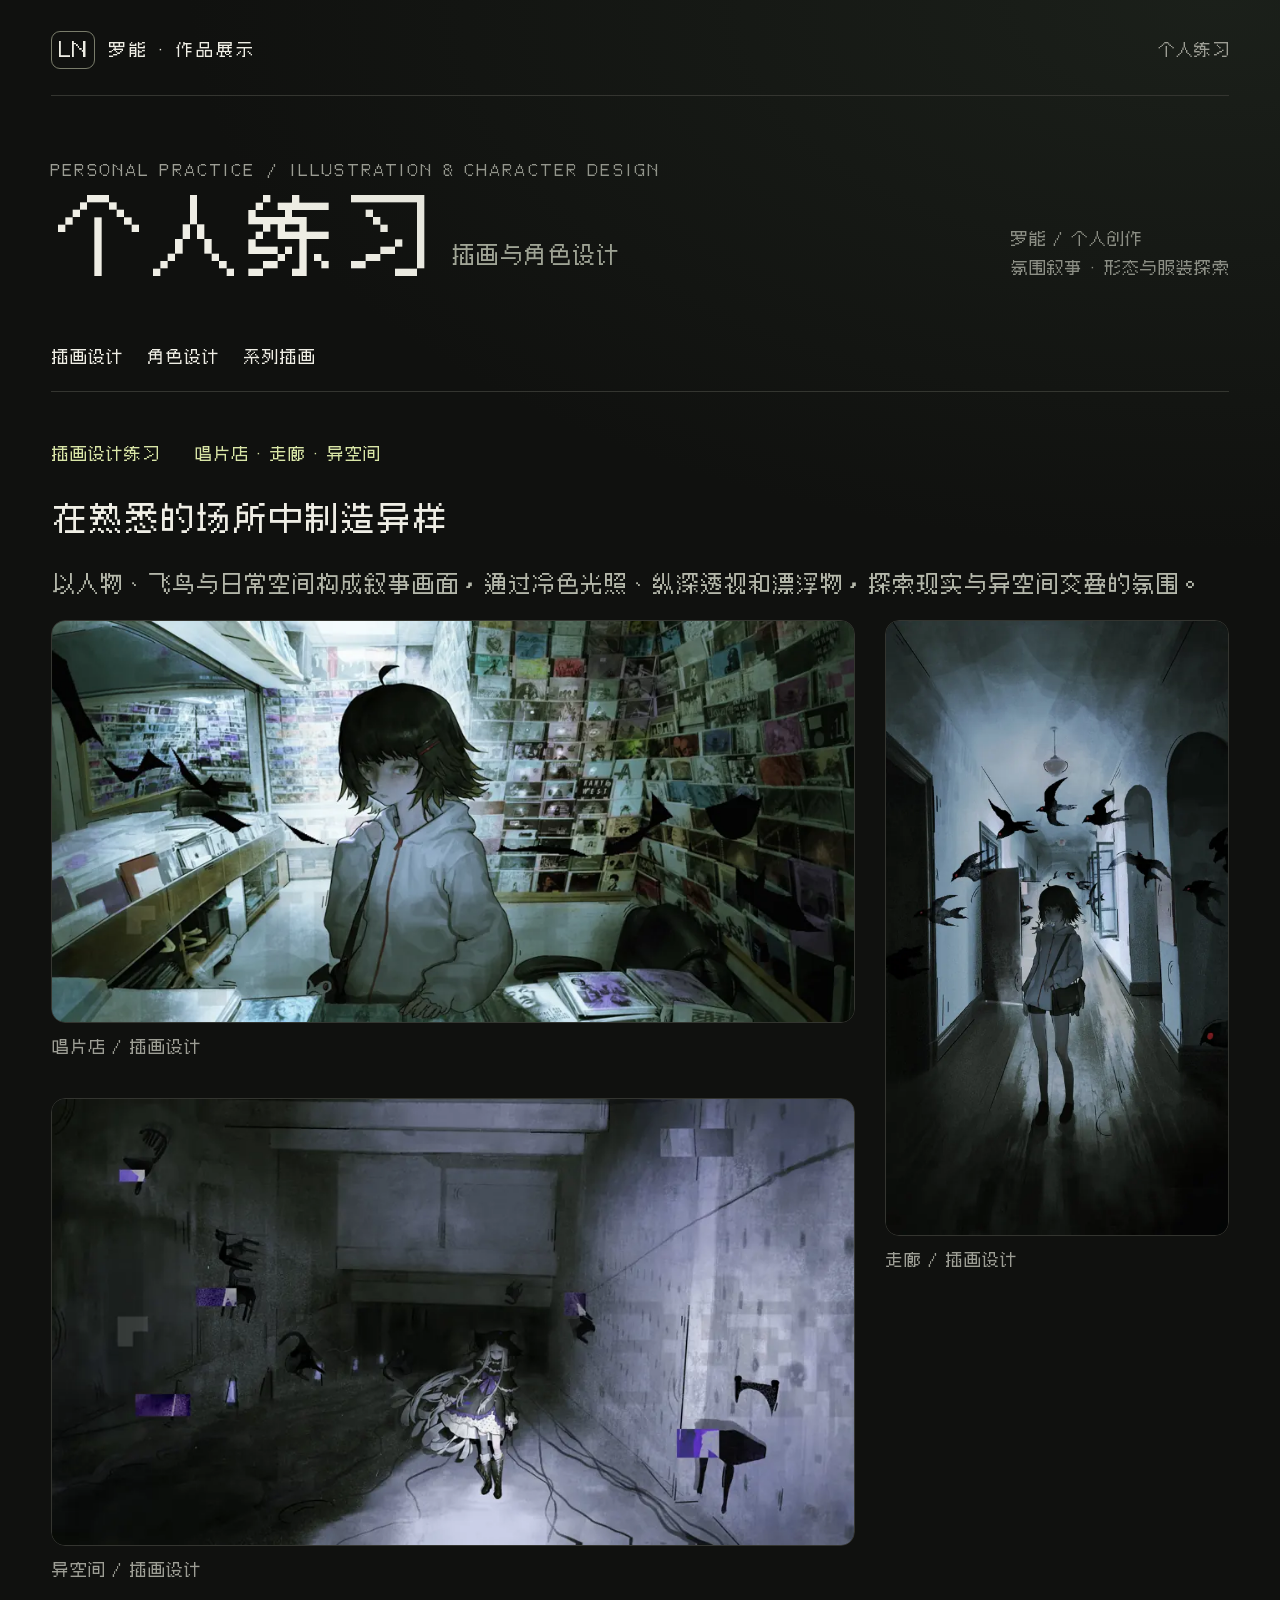
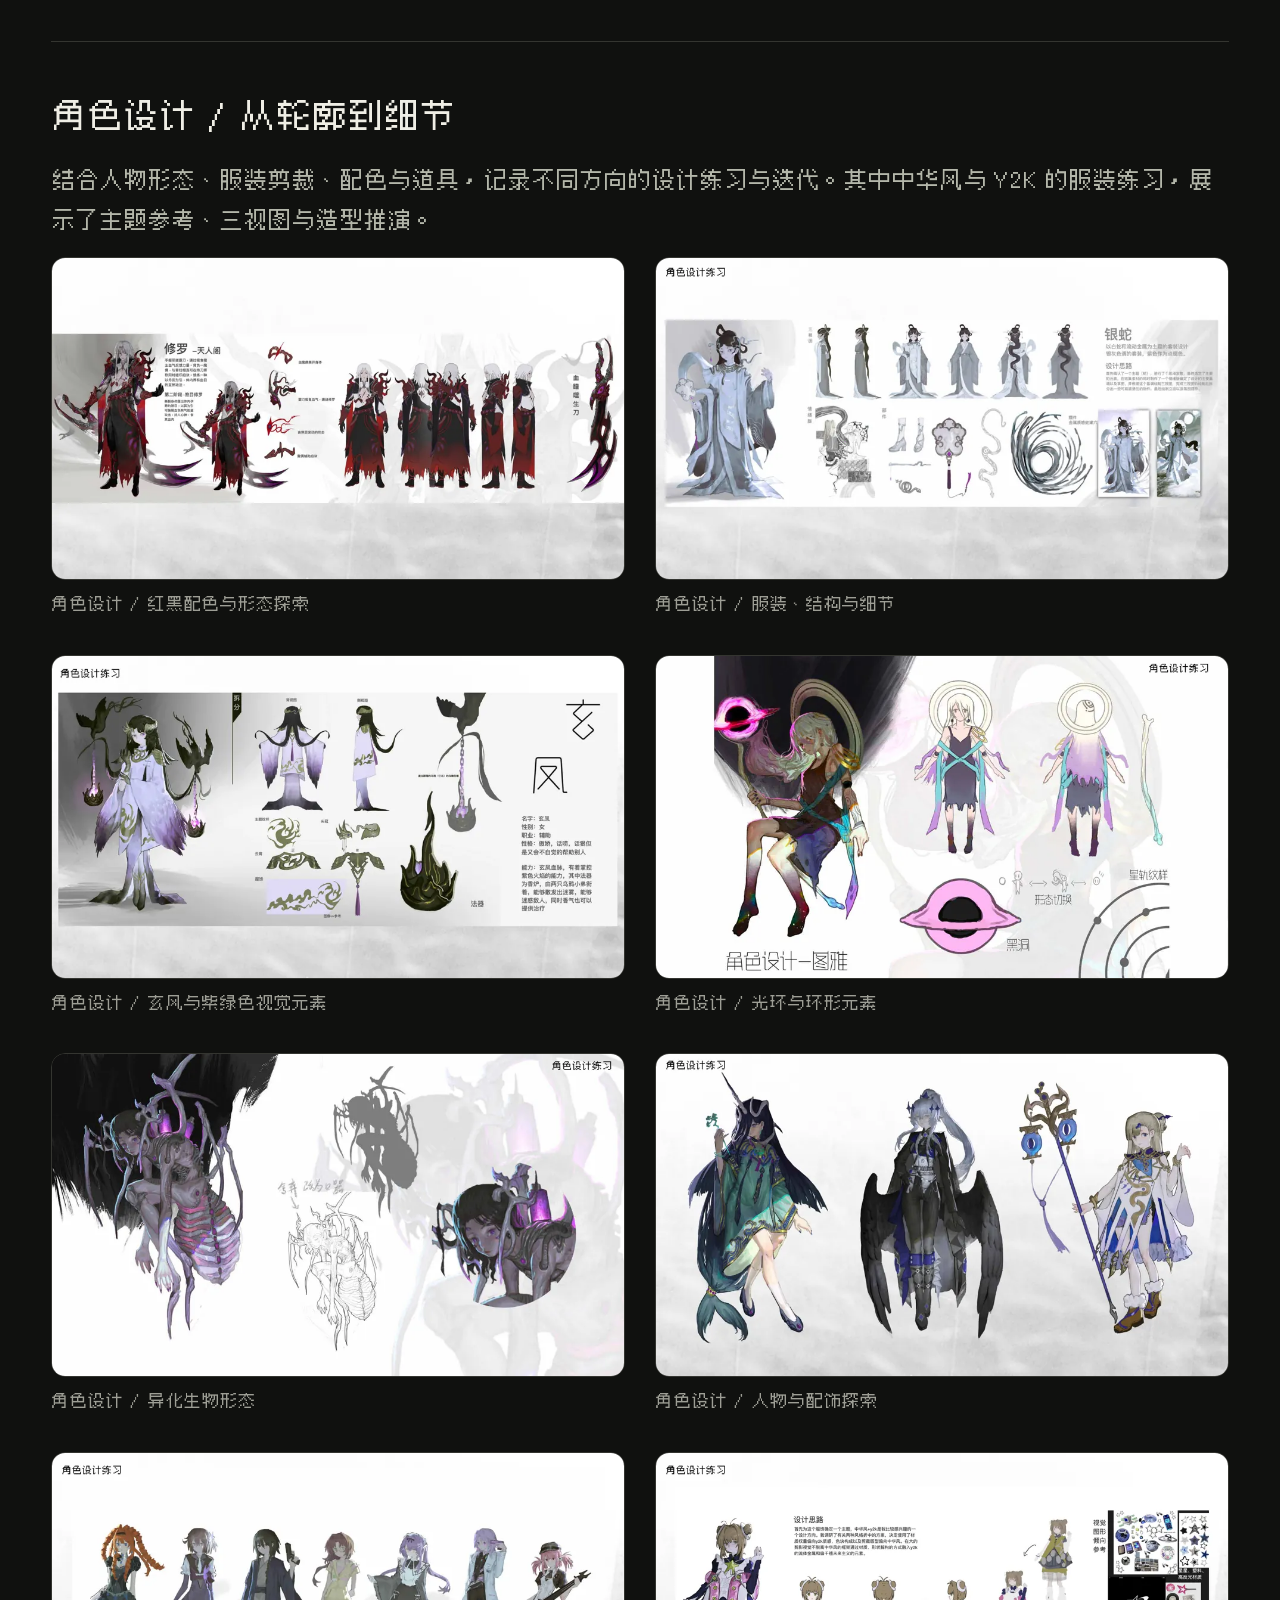
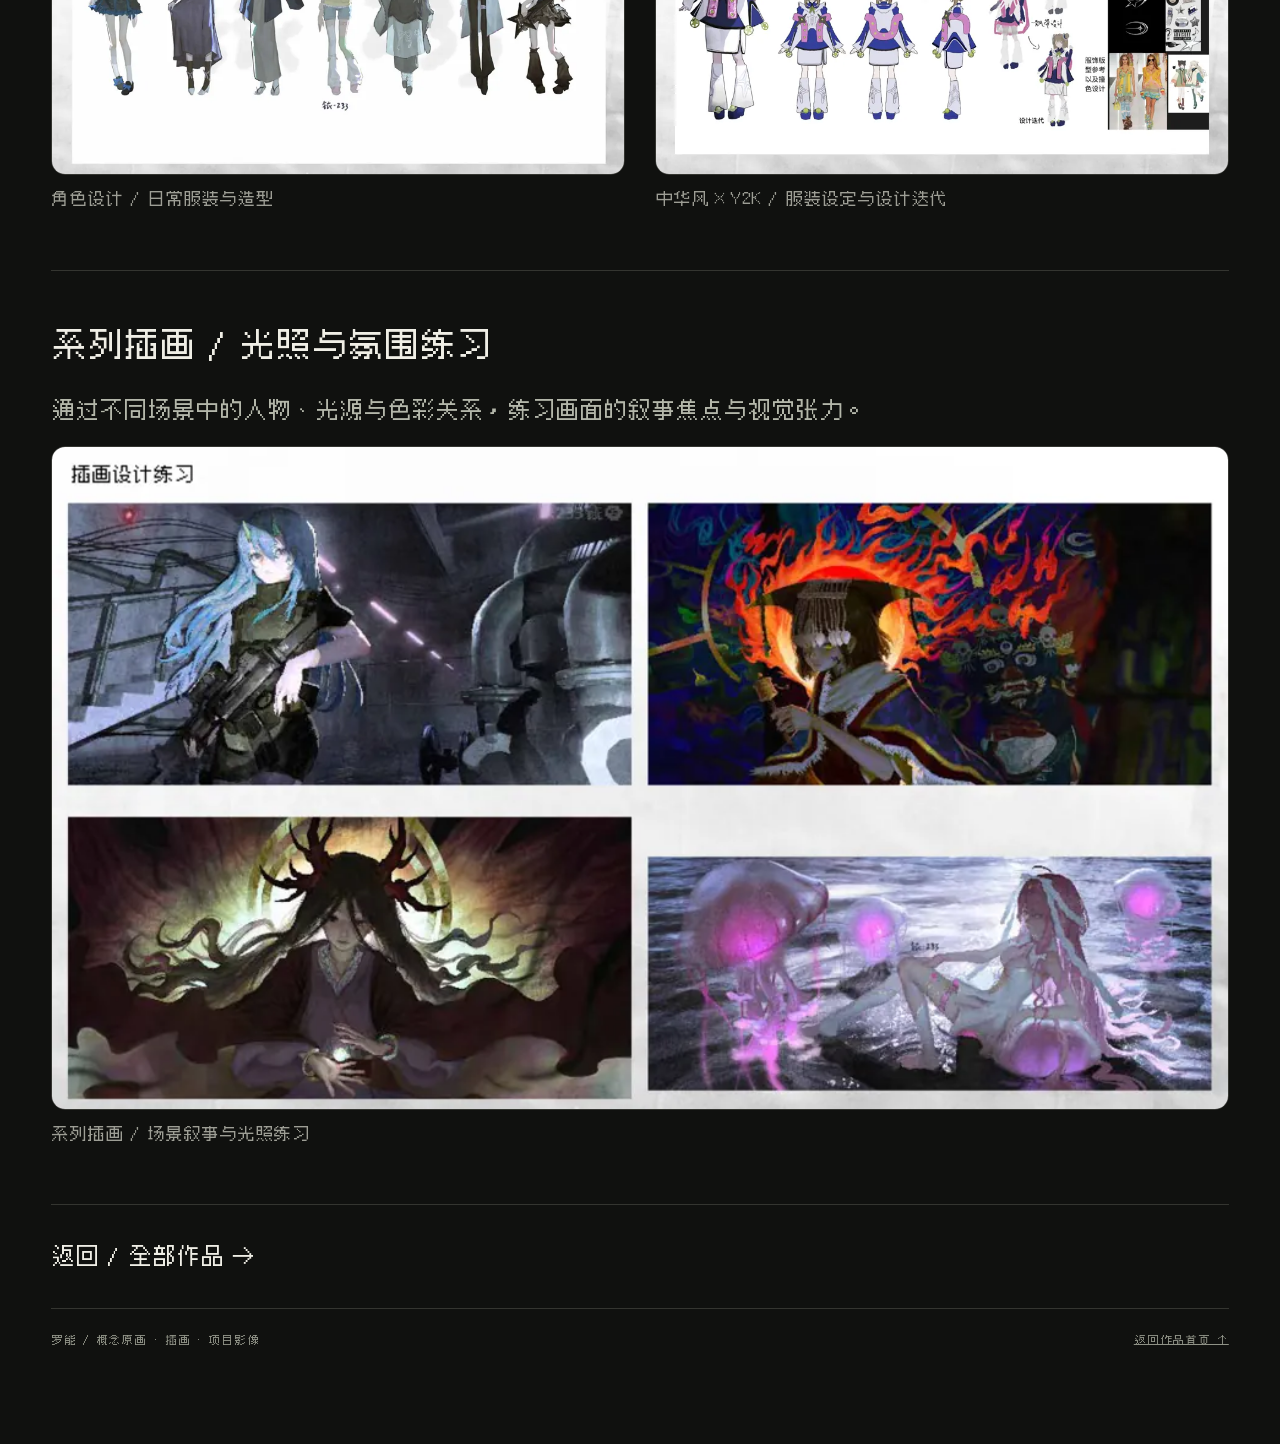
<file: docs/assets/previews/practice.html>
<!doctype html><html lang="zh-CN"><head><base href="../../"><meta charset="utf-8"><meta name="viewport" content="width=device-width,initial-scale=1"><meta name="theme-color" content="#10110f"><title>个人练习 · 插画与角色设计 | 罗能作品展示</title><meta name="description" content="罗能个人练习作品：唱片店、走廊与异空间插画，以及角色设定、中华风与Y2K服装设计和系列插画。"><link rel="preload" href="assets/fonts/Cubic11-portfolio.woff2?v=20261028-ggac-nomination" as="font" type="font/woff2" crossorigin><link rel="stylesheet" href="assets/site.css?v=20261028-ggac-nomination"><link rel="stylesheet" href="assets/motion.css?v=20261023-fast11"><style>html{scrollbar-width:none}::-webkit-scrollbar{display:none}body{pointer-events:none}.play-cover{display:none}.nav-toggle{display:none}*{animation:none!important;transition:none!important}</style></head><body><button type="button" id="nav-toggle" class="nav-toggle" aria-controls="site-sidebar" aria-expanded="false"><svg viewBox="0 0 20 20" aria-hidden="true"><path d="M3 5h14M3 10h14M3 15h14"/></svg><span>目录</span></button><button type="button" id="nav-scrim" class="nav-scrim" aria-label="关闭作品目录" tabindex="-1"></button><aside id="site-sidebar" class="site-sidebar" aria-label="作品目录"><div class="sidebar-top"><span>作品目录</span><button type="button" id="nav-close" class="nav-close" aria-label="关闭作品目录">关闭 X</button></div><nav aria-label="侧边作品导航"><a href="index.html">全部作品</a><a href="horror.html">01 / 惊悚乐园</a><a href="hirata.html">02 / 平田的世界</a><a href="peace.html">03 / 和平精英</a><a href="distortion.html">04 / 失真地</a><a href="practice.html" aria-current="page">05 / 个人练习</a></nav><p class="sidebar-note">罗能 / 作品展示<br>概念原画 · 插画 · 项目影像</p></aside><div class="wrap"><header><a class="identity" href="index.html" style="text-decoration:none"><span class="monogram" aria-hidden="true">LN</span><span>罗能 · 作品展示</span></a><span class="header-current">个人练习</span></header><main><section class="intro"><div><p class="eyebrow">PERSONAL PRACTICE / ILLUSTRATION & CHARACTER DESIGN</p><h1>个人练习<span>插画与角色设计</span></h1></div><p>罗能 / 个人创作<br>氛围叙事 · 形态与服装探索</p></section><nav class="toc" aria-label="本页目录"><a href="#illustrations">插画设计</a><a href="#characters">角色设计</a><a href="#series">系列插画</a></nav><section id="illustrations" class="content-section"><div class="facts"><span>插画设计练习</span><span>唱片店 · 走廊 · 异空间</span></div><h2>在熟悉的场所中制造异样</h2><p>以人物、飞鸟与日常空间构成叙事画面，通过冷色光照、纵深透视和漂浮物，探索现实与异空间交叠的氛围。</p><div class="gallery illustration-grid"><figure class="wide-art"><button type="button" data-image="assets/practice/record-store-view.webp" data-label="唱片店 / 插画设计" aria-label="放大查看：唱片店 / 插画设计"><img decoding="async" src="assets/practice/record-store-thumb.webp" alt="唱片店 / 插画设计" width="3000" height="1500" loading="lazy"></button><figcaption>唱片店 / 插画设计</figcaption></figure><figure class="portrait-art"><button type="button" data-image="assets/practice/corridor-view.webp" data-label="走廊 / 插画设计" aria-label="放大查看：走廊 / 插画设计"><img decoding="async" src="assets/practice/corridor-thumb.webp" alt="走廊 / 插画设计" width="1671" height="3000" loading="lazy"></button><figcaption>走廊 / 插画设计</figcaption></figure><figure class="wide-art"><button type="button" data-image="assets/practice/other-space-view.webp" data-label="异空间 / 插画设计" aria-label="放大查看：异空间 / 插画设计"><img decoding="async" src="assets/practice/other-space-thumb.webp" alt="异空间 / 插画设计" width="3000" height="1671" loading="lazy"></button><figcaption>异空间 / 插画设计</figcaption></figure></div></section><section id="characters" class="content-section"><h2>角色设计 / 从轮廓到细节</h2><p>结合人物形态、服装剪裁、配色与道具，记录不同方向的设计练习与迭代。其中中华风与 Y2K 的服装练习，展示了主题参考、三视图与造型推演。</p><div class="gallery"><figure class=""><button type="button" data-image="assets/practice/practice-50-view.webp" data-label="角色设计 / 红黑配色与形态探索" aria-label="放大查看：角色设计 / 红黑配色与形态探索"><img decoding="async" src="assets/practice/practice-50-thumb.webp" alt="角色设计 / 红黑配色与形态探索" width="1920" height="1080" loading="lazy"></button><figcaption>角色设计 / 红黑配色与形态探索</figcaption></figure><figure class=""><button type="button" data-image="assets/practice/practice-51-view.webp" data-label="角色设计 / 服装、结构与细节" aria-label="放大查看：角色设计 / 服装、结构与细节"><img decoding="async" src="assets/practice/practice-51-thumb.webp" alt="角色设计 / 服装、结构与细节" width="1920" height="1080" loading="lazy"></button><figcaption>角色设计 / 服装、结构与细节</figcaption></figure><figure class=""><button type="button" data-image="assets/practice/practice-52-view.webp" data-label="角色设计 / 玄风与紫绿色视觉元素" aria-label="放大查看：角色设计 / 玄风与紫绿色视觉元素"><img decoding="async" src="assets/practice/practice-52-thumb.webp" alt="角色设计 / 玄风与紫绿色视觉元素" width="1920" height="1080" loading="lazy"></button><figcaption>角色设计 / 玄风与紫绿色视觉元素</figcaption></figure><figure class=""><button type="button" data-image="assets/practice/practice-53-view.webp" data-label="角色设计 / 光环与环形元素" aria-label="放大查看：角色设计 / 光环与环形元素"><img decoding="async" src="assets/practice/practice-53-thumb.webp" alt="角色设计 / 光环与环形元素" width="1920" height="1080" loading="lazy"></button><figcaption>角色设计 / 光环与环形元素</figcaption></figure><figure class=""><button type="button" data-image="assets/practice/practice-54-view.webp" data-label="角色设计 / 异化生物形态" aria-label="放大查看：角色设计 / 异化生物形态"><img decoding="async" src="assets/practice/practice-54-thumb.webp" alt="角色设计 / 异化生物形态" width="1920" height="1080" loading="lazy"></button><figcaption>角色设计 / 异化生物形态</figcaption></figure><figure class=""><button type="button" data-image="assets/practice/practice-55-view.webp" data-label="角色设计 / 人物与配饰探索" aria-label="放大查看：角色设计 / 人物与配饰探索"><img decoding="async" src="assets/practice/practice-55-thumb.webp" alt="角色设计 / 人物与配饰探索" width="1920" height="1080" loading="lazy"></button><figcaption>角色设计 / 人物与配饰探索</figcaption></figure><figure class=""><button type="button" data-image="assets/practice/practice-56-view.webp" data-label="角色设计 / 日常服装与造型" aria-label="放大查看：角色设计 / 日常服装与造型"><img decoding="async" src="assets/practice/practice-56-thumb.webp" alt="角色设计 / 日常服装与造型" width="1920" height="1080" loading="lazy"></button><figcaption>角色设计 / 日常服装与造型</figcaption></figure><figure class=""><button type="button" data-image="assets/practice/practice-57-view.webp" data-label="中华风 × Y2K / 服装设定与设计迭代" aria-label="放大查看：中华风 × Y2K / 服装设定与设计迭代"><img decoding="async" src="assets/practice/practice-57-thumb.webp" alt="中华风 × Y2K / 服装设定与设计迭代" width="1920" height="1080" loading="lazy"></button><figcaption>中华风 × Y2K / 服装设定与设计迭代</figcaption></figure></div></section><section id="series" class="content-section"><h2>系列插画 / 光照与氛围练习</h2><p>通过不同场景中的人物、光源与色彩关系，练习画面的叙事焦点与视觉张力。</p><div class="gallery single-sheet"><figure class=""><button type="button" data-image="assets/practice/practice-58-view.webp" data-label="系列插画 / 场景叙事与光照练习" aria-label="放大查看：系列插画 / 场景叙事与光照练习"><img decoding="async" src="assets/practice/practice-58-thumb.webp" alt="系列插画 / 场景叙事与光照练习" width="1920" height="1080" loading="lazy"></button><figcaption>系列插画 / 场景叙事与光照练习</figcaption></figure></div></section><a class="next-project" href="index.html">返回 / 全部作品 →</a></main><footer><span>罗能 / 概念原画 · 插画 · 项目影像</span><a href="index.html">返回作品首页 ↑</a></footer></div></body></html>
</file>
<file: docs/assets/site.css>
@font-face{font-family:PortfolioPixel;src:url("fonts/Cubic11-portfolio.woff2?v=20261028-ggac-nomination") format("woff2");font-weight:400;font-style:normal;font-display:swap}
:root{color-scheme:dark;--paper:#efeee5;--muted:#9d9e95;--line:#343530;--acid:#d9e6a7}*{box-sizing:border-box}body{margin:0;background:#10110f;color:var(--paper);font-family:"PortfolioPixel",monospace;font-synthesis:none;-webkit-font-smoothing:antialiased}body:before{content:"";position:absolute;inset:0 0 auto;height:650px;background:radial-gradient(ellipse at 95% 0%,#33403250,transparent 60%);pointer-events:none}a{color:inherit}button{font:inherit;cursor:pointer}button:focus-visible,a:focus-visible{outline:2px solid var(--acid);outline-offset:5px}.wrap{max-width:1440px;margin:auto;padding:0 5.2vw}header{display:flex;justify-content:space-between;align-items:center;padding-top:31px;padding-bottom:26px;border-bottom:1px solid var(--line);font-size:13px;letter-spacing:.12em;position:relative}.identity{display:flex;gap:13px;align-items:center}.monogram{font-size:19px;font-weight:650;letter-spacing:-.1em;border:1px solid #797c6a;padding:7px 8px 6px 5px}.edition{color:var(--muted);font-size:11px;letter-spacing:.15em}.intro{padding-top:61px;padding-bottom:35px;display:flex;justify-content:space-between;gap:25px;align-items:flex-end}.eyebrow{font-size:11px;color:var(--acid);letter-spacing:.19em;margin:0 0 17px}h1{font-size:clamp(42px,6vw,80px);font-weight:500;letter-spacing:.02em;line-height:1.05;margin:0}h1 span{display:inline-block;font-size:clamp(16px,1.7vw,24px);letter-spacing:.1em;color:#a6aa9b;font-weight:400;margin-left:20px}.intro p{margin:0 0 5px;color:var(--muted);font-size:13px;line-height:1.8}.stage{position:relative;background:#030403;border:1px solid #373b31;box-shadow:0 25px 80px #0006;overflow:hidden}video{width:100%;display:block;aspect-ratio:3360/1440;background:#030403;object-fit:contain}.play-cover{position:absolute;inset:0;display:flex;align-items:center;justify-content:center;background:linear-gradient(transparent,#0002);pointer-events:none}.play-cover button{pointer-events:auto;display:flex;align-items:center;gap:16px;border:1px solid #e5edcc77;background:#10140ed9;color:var(--paper);border-radius:0;padding:19px 24px;backdrop-filter:blur(10px);font-size:13px;letter-spacing:.1em}.play-cover svg{width:15px;height:15px;fill:var(--acid)}.play-cover[hidden]{display:none}.under{display:flex;justify-content:space-between;align-items:center;gap:20px;padding:19px 0 24px;border-bottom:1px solid var(--line);font-size:12px;color:var(--muted)}.under strong{font-weight:400;color:var(--paper);margin-right:15px}.fullscreen{background:transparent;border:0;color:var(--paper);padding:7px;font-size:12px;display:flex;align-items:center;gap:8px}.fullscreen svg{width:15px;height:15px;stroke:currentColor;fill:none}.chapters{padding:32px 0 55px;display:grid;grid-template-columns:1fr 3fr;gap:35px}.section-caption{font-size:11px;letter-spacing:.13em;color:var(--muted);padding-top:12px}.jump-list{display:grid;grid-template-columns:repeat(3,1fr);gap:0 25px}.jump{color:var(--paper);border:0;border-bottom:1px solid var(--line);text-align:left;background:none;padding:13px 0;display:flex;gap:13px;align-items:center;font-size:12px}.jump:hover{color:var(--acid)}.jump time{font-size:11px;color:var(--muted);font-variant-numeric:tabular-nums}footer{display:flex;justify-content:space-between;padding:24px 0 32px;border-top:1px solid var(--line);font-size:11px;color:#8f9286;letter-spacing:.08em}.error{margin:14px 0;background:#2a201b;padding:14px 18px;font-size:13px;line-height:1.8}.error[hidden]{display:none}.error button{color:var(--acid);border:1px solid #777;background:transparent;padding:4px 10px;margin-left:12px}@media(max-width:700px){.wrap{padding:0 20px}header{padding-top:22px}.edition{font-size:10px}.intro{padding-top:43px;padding-bottom:25px;display:block}.intro p{margin-top:22px;font-size:12px}h1 span{display:block;margin:15px 0 0;font-size:17px}.play-cover button{padding:13px 19px;font-size:12px}.under{font-size:11px;gap:6px}.under strong{margin-right:5px}.chapters{display:block;padding:25px 0 36px}.section-caption{margin-bottom:10px}.jump-list{grid-template-columns:repeat(2,1fr);gap:0 18px}footer{font-size:10px}.fullscreen span{display:none}}@media(prefers-reduced-motion:no-preference){button{transition:color .18s,border-color .18s}.play-cover button:hover{border-color:var(--acid)}}

/* Same Cubic 11 face as the Illustrator portfolio; regular weight preserves its pixel shapes. */
body{font-size:22px;line-height:1.5;-webkit-font-smoothing:auto;text-rendering:auto}
header{font-size:16.5px}.monogram{font-size:22px;font-weight:400;letter-spacing:0;line-height:1;padding:7px}.edition,.eyebrow{font-size:11px}
h1{font-size:88px;font-weight:400;letter-spacing:0;line-height:1.1}h1 span{font-size:22px;font-weight:400;letter-spacing:0}
.intro p{font-size:16.5px;line-height:1.75}.play-cover button{font-family:PortfolioPixel,monospace;font-size:22px;letter-spacing:0}
.under{font-size:16.5px}.under strong{font-weight:400}.fullscreen{font-size:16.5px}.section-caption{font-size:16.5px;letter-spacing:0}
.jump{font-size:16.5px;line-height:1.5;min-height:52px}.jump time{font-size:11px}footer{font-size:11px}.error{font-size:16.5px}
@media(max-width:1100px){h1{font-size:66px}.chapters{grid-template-columns:1fr 4fr;gap:22px}.jump-list{gap:0 16px}}
@media(max-width:700px){h1{font-size:44px}h1 span{font-size:22px}.identity{gap:9px}header{font-size:16.5px;letter-spacing:0}.edition{font-size:11px;letter-spacing:0}.intro p{font-size:16.5px}.play-cover button{font-size:16.5px}.under{font-size:16.5px}.under>div>span{font-size:11px}.chapters{display:block}.jump-list{gap:0 16px}.jump{font-size:16.5px;gap:9px}.section-caption{font-size:16.5px}.fullscreen{font-size:16.5px}footer{font-size:11px;letter-spacing:0}}
@media(max-width:360px){header .identity>span:last-child{font-size:11px}.jump{font-size:14px}}

header nav{display:flex;gap:24px}header nav a{text-decoration:none;font-size:16.5px;letter-spacing:0}header nav a:hover{color:var(--acid)}
.project-grid{display:grid;grid-template-columns:1fr 1fr;gap:38px;padding:30px 0 70px}.project-card{display:block;text-decoration:none}.project-card:first-child{grid-column:1/-1}.project-card img{width:100%;aspect-ratio:16/9;object-fit:cover;display:block;border:1px solid var(--line)}.project-card:first-child img{aspect-ratio:2.33}.project-card h2{font-size:33px;font-weight:400;margin:20px 0 8px}.project-card p,.prose{color:var(--muted);font-size:22px;line-height:1.8}.project-card p{margin:0}.index-intro{max-width:850px;margin:30px 0 0}.index-intro p{font-size:22px;line-height:1.8;color:var(--muted)}
.content-section{padding:50px 0;border-bottom:1px solid var(--line)}.content-section h2{font-size:33px;font-weight:400;margin:0 0 20px}.content-section h3{font-size:22px;font-weight:400;margin:0 0 10px}.content-section p{font-size:22px;line-height:1.8;color:#b4b7aa;margin:0 0 16px}.facts{display:flex;gap:35px;flex-wrap:wrap;margin-bottom:28px;font-size:16.5px;color:var(--acid)}.story-grid{display:grid;grid-template-columns:repeat(3,1fr);gap:28px}.story-grid p{font-size:16.5px}.gallery{display:grid;grid-template-columns:repeat(2,1fr);gap:30px}.gallery figure{margin:0}.gallery button{width:100%;border:0;background:none;padding:0;text-align:left;display:block}.gallery img{width:100%;height:auto;display:block;border:1px solid var(--line)}.gallery figcaption{font-size:16.5px;color:var(--muted);padding:12px 0 8px}.gallery-note{font-size:16.5px!important}.toc{display:flex;flex-wrap:wrap;gap:10px 24px;padding:22px 0;border-bottom:1px solid var(--line);font-size:16.5px}.toc a{text-decoration:none}.toc a:hover{color:var(--acid)}.lightbox{border:1px solid #737960;padding:20px;background:#11130f;color:var(--paper);max-width:96vw;width:1500px;max-height:95vh}.lightbox::backdrop{background:#000d}.lightbox img{display:block;width:100%;height:auto;max-height:77vh;object-fit:contain}.lightbox-bar{display:flex;justify-content:space-between;align-items:center;gap:16px;font-size:16.5px;margin-bottom:15px}.lightbox button{padding:7px 12px;background:none;color:var(--paper);border:1px solid #737960;font-size:16.5px}.lightbox-controls{display:flex;gap:10px}.preview-strip{display:grid;grid-template-columns:repeat(3,1fr);gap:20px}.preview-strip img{width:100%;height:auto}.next-project{display:block;font-size:22px;text-decoration:none;padding:35px 0}.next-project:hover{color:var(--acid)}
@media(max-width:700px){header{align-items:flex-start;gap:16px}.identity{white-space:nowrap}header nav{gap:12px;flex-wrap:wrap;justify-content:flex-end}header nav a{font-size:11px}.project-grid{display:block;padding:10px 0 35px}.project-card{margin-bottom:36px}.project-card h2,.content-section h2{font-size:27.5px}.project-card p,.index-intro p,.content-section p{font-size:16.5px}.gallery{grid-template-columns:1fr;gap:22px}.story-grid{grid-template-columns:1fr 1fr;gap:22px}.story-grid p{font-size:16.5px}.facts{gap:12px 25px}.content-section{padding:32px 0}.lightbox{padding:12px}.lightbox-bar{font-size:11px}.lightbox button{font-size:11px}.preview-strip{gap:9px}}
@media(max-width:400px){.story-grid{grid-template-columns:1fr}.identity>span:last-child{font-size:11px}}

/* Additional artwork sections, retaining the portfolio pixel face. */
header{gap:24px}header nav{flex-wrap:wrap;justify-content:flex-end;gap:12px 22px}.sequence{margin-top:36px}.sequence h3{color:var(--acid)}.sequence-grid{grid-template-columns:repeat(3,minmax(0,1fr));gap:20px}.sequence-grid figcaption{display:flex;justify-content:space-between;gap:10px;flex-wrap:wrap}.gallery .frame-jump{display:inline-block;width:auto;font-size:11px;color:var(--acid);border-bottom:1px solid #737960;text-align:left}.illustration-grid{grid-template-columns:minmax(0,1.4fr) minmax(0,.6fr);align-items:start}.illustration-grid .portrait-art{grid-column:2;grid-row:1/span 2}.illustration-grid .wide-art{grid-column:1}.single-sheet{grid-template-columns:1fr}.single-sheet figure{max-width:1180px}.project-card img{object-fit:contain;background:#171914}.project-card:first-child img{object-fit:cover}.gallery img{background:#fff}.gallery button:hover img{border-color:#a9b88a}
@media(max-width:800px){header{align-items:flex-start}.identity{white-space:nowrap}header nav{gap:10px 16px}header nav a{font-size:11px}.sequence-grid{grid-template-columns:1fr 1fr}}
@media(max-width:550px){.sequence-grid,.illustration-grid{grid-template-columns:1fr}.illustration-grid .portrait-art,.illustration-grid .wide-art{grid-column:auto;grid-row:auto}.sequence-grid{gap:22px}.lightbox-bar{align-items:flex-start}.lightbox-controls{flex-shrink:0;gap:5px}.lightbox button{padding:7px 9px}}

.kv-showcase{display:grid;grid-template-columns:minmax(0,2.5fr) minmax(260px,1fr);gap:38px;align-items:start}.kv-showcase>div>h3{margin-top:26px}.achievement-panel{padding:25px;border:1px solid var(--line);background:#171b13}.achievement-panel .achievement-kicker{color:var(--acid);font-size:16.5px}.achievement-panel h3{font-size:22px;line-height:1.25}.achievement-panel h3 span{display:block;font-size:55px;color:var(--acid);margin:12px 0 20px}.achievement-panel .gallery{margin-top:24px}.achievement-panel figcaption{font-size:11px}.kv-showcase .gallery{gap:0}@media(max-width:800px){.kv-showcase{grid-template-columns:1fr;gap:25px}.achievement-panel{padding:22px}.achievement-panel .gallery{max-width:440px}.achievement-panel h3 span{font-size:44px}}

/* Project titles lead their own bounded cards. A persistent sidebar keeps the current project clear. */
.project-grid{gap:32px}.project-card{display:flex;flex-direction:column;border:1px solid #45483c;background:#151710;overflow:hidden}.project-card .card-copy{padding:24px 24px 21px}.project-card h2{margin:0 0 10px}.project-card p{font-size:16.5px;line-height:1.75}.project-card .card-action{display:inline-block;margin-top:17px;color:var(--acid);font-size:16.5px}.project-card img{height:auto;margin-top:auto;border:0;border-top:1px solid var(--line);object-fit:cover}.project-card:hover{border-color:var(--acid)}body{padding-left:220px}.wrap{padding-left:4vw;padding-right:4vw}.site-sidebar{position:fixed;left:0;top:0;bottom:0;width:220px;padding:35px 20px;background:#141710;border-right:1px solid var(--line);z-index:1010;overflow-y:auto}.sidebar-top{display:flex;align-items:center;justify-content:space-between;color:var(--acid);font-size:22px;margin-bottom:33px}.site-sidebar nav{display:flex;flex-direction:column;gap:10px}.site-sidebar nav a{display:block;text-decoration:none;padding:13px 10px;border:1px solid transparent;font-size:16.5px;line-height:1.6}.site-sidebar nav a:hover{border-color:#626c50}.site-sidebar nav a[aria-current=page]{color:var(--acid);border-color:#73805b;background:#252e1d}.sidebar-note{color:var(--muted);font-size:11px;line-height:2;margin:38px 10px 0}.header-current{color:var(--muted);font-size:16.5px;letter-spacing:0}.nav-toggle,.nav-close,.nav-scrim{display:none}.intro>div{min-width:0}.intro h1 span{max-width:100%}
@media(max-width:1100px) and (min-width:901px){body{padding-left:196px}.site-sidebar{width:196px;padding:30px 14px}.site-sidebar nav a{font-size:14px}.wrap{padding-left:3vw;padding-right:3vw}.intro{display:block}.intro>p{margin-top:22px}}
@media(max-width:900px){body{padding-left:0}.wrap{padding-left:20px;padding-right:20px}.site-sidebar{width:min(300px,84vw);transform:translateX(-101%);visibility:hidden;padding:25px 20px}.nav-open .site-sidebar{transform:translateX(0);visibility:visible}.nav-toggle{display:flex;align-items:center;gap:7px;position:fixed;left:12px;bottom:max(20px,env(safe-area-inset-bottom));z-index:990;min-height:48px;padding:11px 14px;background:#202719;color:var(--paper);border:1px solid #899573;box-shadow:0 3px 18px #0007;font-size:16.5px}.nav-toggle svg{width:18px;height:18px;stroke:currentColor;fill:none;stroke-width:1.5}.nav-close{display:block;color:var(--paper);font-size:14px;min-height:44px;background:transparent;border:1px solid var(--line);padding:8px 10px}.nav-open .nav-scrim{display:block;position:fixed;inset:0;width:100%;height:100%;border:0;background:#000a;z-index:1000}.nav-open{overflow:hidden}.sidebar-top{margin-bottom:25px}.site-sidebar nav a{min-height:48px}.header-current{font-size:11px}.project-card{margin-bottom:26px}.project-card .card-copy{padding:20px}.project-card h2{font-size:27.5px}.project-card .card-action{font-size:14px}.project-grid{padding-top:10px}.wrap>footer{padding-bottom:94px}.intro{padding-top:38px}}
@media(prefers-reduced-motion:no-preference){.site-sidebar{transition:transform .18s ease,visibility .18s}}

.content-section .project-honor{color:var(--acid);border-left:3px solid #849563;padding:12px 20px;margin:0 0 35px;background:#1a2015;font-size:22px;line-height:1.7}.project-honor span{display:block;font-size:11px;color:var(--muted);margin-bottom:5px}@media(max-width:700px){.content-section .project-honor{font-size:16.5px;padding:12px 16px;margin-bottom:26px}}
</file>
<file: docs/assets/motion.css>
/* Local interaction prototype only. */
.project-card{position:relative;border-radius:18px;isolation:isolate;transform:translateZ(0);transition:transform .42s cubic-bezier(.2,.75,.2,1),box-shadow .42s,border-color .35s;will-change:transform}
.project-card img{transition:transform .7s cubic-bezier(.2,.75,.2,1),filter .5s;transform-origin:center}
.project-card .card-copy{position:relative;z-index:1;background:#151710;transition:background .4s}
.project-card .card-action{transition:transform .35s,color .35s}
@media(hover:hover) and (pointer:fine){.project-card:hover{transform:translateY(-7px) scale(1.012);box-shadow:0 24px 65px #0008;border-color:#a7b97c}.project-card:hover img{transform:scale(1.035);filter:brightness(1.06)}.project-card:hover .card-action{transform:translateX(7px)}.project-card:hover .card-copy{background:#1c2015}}
.project-card:active{transform:scale(.985);transition-duration:.12s}
.launch-shell{position:fixed;z-index:5000;overflow:hidden;background:#151710;box-shadow:0 20px 90px #0009;pointer-events:none;color:#efeee5;border:1px solid #45483c;transform-origin:top left}
.launch-shell .launch-image{position:absolute;inset:0;width:100%;height:100%;object-fit:cover;opacity:.8}
.launch-shell:after{content:"";position:absolute;inset:0;background:linear-gradient(#10110f11 25%,#10110fdd)}
.launch-caption{position:absolute;left:clamp(24px,6vw,90px);bottom:12vh;z-index:2;max-width:85%;font-size:clamp(30px,5vw,70px);line-height:1.3;opacity:0;transform:translateY(20px)}
.launch-caption small{display:block;color:#d9e6a7;font-size:14px;letter-spacing:.15em;margin-bottom:20px}
.launch-backdrop{position:fixed;inset:0;background:#070906;z-index:4999;pointer-events:none}
.arrival-veil{position:fixed;inset:0;background:#10110f;z-index:6000;pointer-events:none}
@media(prefers-reduced-motion:reduce){.project-card,.project-card img,.project-card .card-action{transition:none!important}.project-card:hover,.project-card:hover img{transform:none}}
/* Revised opening: fixed cover, expanding reveal window, live destination. */
.project-card img{transition:filter .5s;transform:none!important}
@media(hover:hover) and (pointer:fine){.project-card:hover{transform:translateY(-4px);box-shadow:0 16px 45px #0006}.project-card:hover img{transform:none;filter:brightness(1.03)}}
.project-card:active{transform:none}
.project-portal{position:fixed;inset:0;z-index:5000;background:#10110f;overflow:hidden;will-change:clip-path;isolation:isolate}
.project-portal-frame{position:absolute;inset:0;width:100%;height:100%;border:0;background:#10110f}
.project-portal-shade{position:fixed;inset:0;background:#10110f;z-index:4999;pointer-events:none}
.portal-original{position:fixed!important;z-index:2;box-sizing:border-box;margin:0!important;transform:none!important;transition:none!important;pointer-events:none;box-shadow:none!important}
.portal-original img{transform:none!important;filter:none!important}
/* Immediate opening, network feedback, and continuous content reveal. */
.project-portal{contain:layout paint;transform:translateZ(0)}
.project-portal-frame{z-index:3;opacity:1!important;backface-visibility:hidden}
.portal-original{z-index:2;opacity:1!important}
.portal-loading{position:absolute;z-index:4;bottom:max(28px,env(safe-area-inset-bottom));left:50%;transform:translateX(-50%);display:flex;align-items:center;justify-content:center;gap:16px;padding:14px 20px;background:#202719;border:1px solid #899573;color:#efeee5;font-size:14px;line-height:1.6;white-space:nowrap;box-shadow:0 5px 24px #0006}
.portal-loading:before{content:"";width:10px;height:10px;flex:none;background:#d9e6a7;animation:portal-wait 1s steps(2,end) infinite}
.portal-loading a{color:#d9e6a7;min-height:32px;display:inline-flex;align-items:center}.portal-loading a[hidden]{display:none}
@keyframes portal-wait{to{transform:rotate(90deg)}}
@media(max-width:600px){.portal-loading{font-size:12px;padding:12px;gap:10px;max-width:calc(100vw - 24px);white-space:normal;width:max-content}}
@media(prefers-reduced-motion:reduce){.portal-loading:before{animation:none}}
/* Rounded UI, anchored menu window, and tactile controls. */
.stage{border-radius:22px}.gallery img,.preview-strip img{border-radius:14px}.gallery button{border-radius:14px;overflow:hidden}.play-cover button,.fullscreen,.error,.error button,.lightbox,.lightbox button,.jump,.toc a,.next-project{border-radius:12px}.achievement-panel{border-radius:20px}.monogram{border-radius:9px}.project-card{border-radius:22px}.site-sidebar nav a{border-radius:12px}.nav-toggle{border-radius:18px;transition:transform .22s cubic-bezier(.2,.8,.2,1),background .2s}.nav-toggle:active{transform:scale(.94)}button:active{filter:brightness(.92)}.nav-close{border-radius:11px}.portal-loading{border-radius:16px}
@media(max-width:900px){
 .site-sidebar{top:auto;left:12px;bottom:calc(max(20px,env(safe-area-inset-bottom)) + 60px);width:min(340px,calc(100vw - 24px));max-height:calc(100dvh - 110px);padding:22px 18px;border:1px solid #73805b;border-radius:24px;background:#1b2018f5;backdrop-filter:blur(24px);-webkit-backdrop-filter:blur(24px);box-shadow:0 24px 80px #0009;transform:translateY(16px) scale(.92);transform-origin:24px bottom;transition:transform .38s cubic-bezier(.22,.8,.18,1),visibility .38s;}
 .nav-open .site-sidebar{transform:translateY(0) scale(1);visibility:visible}
 .nav-open .nav-scrim{background:#0005;backdrop-filter:blur(3px);-webkit-backdrop-filter:blur(3px)}
 .sidebar-top{margin-bottom:14px;font-size:20px}.sidebar-note{margin:18px 10px 0}.site-sidebar nav{gap:5px}.site-sidebar nav a{padding:10px;min-height:44px}
 .nav-open .nav-toggle{z-index:1011;background:#354128;border-color:#d9e6a7}
}
@media(prefers-reduced-motion:reduce){.site-sidebar,.nav-toggle{transition:none!important}}
/* The selected card itself opens; keep its artwork at its original dimensions. */
.project-portal.card-window{inset:auto;contain:layout paint;will-change:width,height,left,top;border:1px solid #45483c;background:#151710;box-shadow:0 24px 90px #0008;transform:none}
.window-original{position:absolute!important;left:0;top:0;margin:0!important;flex:none;transform:none!important;transition:none!important;pointer-events:none;border:0!important;border-radius:0!important;box-shadow:none!important;overflow:hidden}
.window-original img{transform:none!important;transition:none!important;filter:none!important}
.prepared-preview{position:fixed;left:-20000px;top:0;border:0;pointer-events:none;visibility:hidden}
.project-preview-live{position:absolute;border:0;pointer-events:none;z-index:1;max-width:none;visibility:visible;background:#10110f}
.card-window .window-original{z-index:2}
.switch-preload{position:fixed;left:-30000px;top:0;border:0;visibility:hidden;pointer-events:none}
.project-switcher{position:fixed;inset:0;z-index:7000;background:#11170feF;backdrop-filter:blur(20px);-webkit-backdrop-filter:blur(20px);overflow:hidden}
.switch-heading{position:absolute;left:0;right:0;top:max(20px,env(safe-area-inset-top));text-align:center;color:#d9e6a7;font-size:15px;letter-spacing:.15em}
.switch-stack{position:absolute;top:70px;bottom:max(22px,env(safe-area-inset-bottom));left:50%;transform:translateX(-50%);width:min(460px,78vw);display:flex;flex-direction:column;gap:12px}
.switch-tile{position:relative;flex:1;min-height:0;border:1px solid #62724e;border-radius:20px;background:#151710;overflow:hidden;box-shadow:0 8px 24px #0005}
.switch-tile iframe{position:absolute;inset:0;border:0;transform-origin:top left;pointer-events:none}
.switch-tile span{position:absolute;inset:auto 0 0;background:#141a10ee;color:#efeee5;padding:9px 14px;font-size:14px}
.switch-page-preview{position:absolute;left:0;top:0;border:0;max-width:none;pointer-events:none;background:#10110f;transform-origin:top left}
.switch-window{position:fixed;inset:auto;z-index:3;background:#10110f;overflow:hidden;contain:layout paint;box-shadow:0 20px 80px #0008}
.switch-selection{position:fixed;z-index:2;pointer-events:none;box-sizing:border-box;border:2px solid #d9e6a7;box-shadow:0 0 24px #d9e6a733;border-radius:20px}
.switch-live{position:fixed;inset:0;width:100%;height:100%;border:0;z-index:7001;background:#10110f}
@media(max-height:550px){.switch-heading{top:12px}.switch-stack{top:44px;bottom:12px;gap:6px}.switch-tile span{font-size:11px;padding:4px 12px}}
.menu-expand-window{z-index:8000;border:1px solid #73805b;background:#10110f;box-shadow:0 20px 70px #0008;will-change:left,top,width,height}
.switch-live{z-index:8001}
/* One compact floating directory at every screen size. */
body{padding-left:0}
.site-sidebar{top:auto;left:16px;bottom:calc(max(20px,env(safe-area-inset-bottom)) + 60px);width:min(340px,calc(100vw - 32px));max-height:calc(100dvh - 110px);padding:22px 18px;border:1px solid #73805b;border-radius:24px;background:#1b2018f5;backdrop-filter:blur(24px);-webkit-backdrop-filter:blur(24px);box-shadow:0 24px 80px #0009;transform:translateY(16px) scale(.92);transform-origin:24px bottom;transition:transform .38s cubic-bezier(.22,.8,.18,1),visibility .38s;visibility:hidden;overflow-y:auto}
.nav-open .site-sidebar{transform:translateY(0) scale(1);visibility:visible}
.nav-toggle{display:flex;align-items:center;gap:7px;position:fixed;left:16px;bottom:max(20px,env(safe-area-inset-bottom));z-index:990;min-height:48px;padding:11px 14px;background:#202719;color:var(--paper);border:1px solid #899573;box-shadow:0 3px 18px #0007;font-size:16.5px}
.nav-toggle svg{width:18px;height:18px;stroke:currentColor;fill:none;stroke-width:1.5}
.nav-close{display:block;color:var(--paper);font-size:14px;min-height:44px;background:transparent;border:1px solid var(--line);padding:8px 10px}
.nav-open .nav-scrim{display:block;position:fixed;inset:0;width:100%;height:100%;border:0;background:#0005;z-index:1000;backdrop-filter:blur(3px);-webkit-backdrop-filter:blur(3px)}
.nav-open{overflow:hidden}.nav-open .nav-toggle{z-index:1011;background:#354128;border-color:#d9e6a7}
.sidebar-top{margin-bottom:14px;font-size:20px}.sidebar-note{margin:18px 10px 0}.site-sidebar nav{gap:5px}.site-sidebar nav a{padding:10px;min-height:44px}.wrap>footer{padding-bottom:94px}
@media(prefers-reduced-motion:reduce){.site-sidebar,.nav-toggle{transition:none!important}}
</file>
